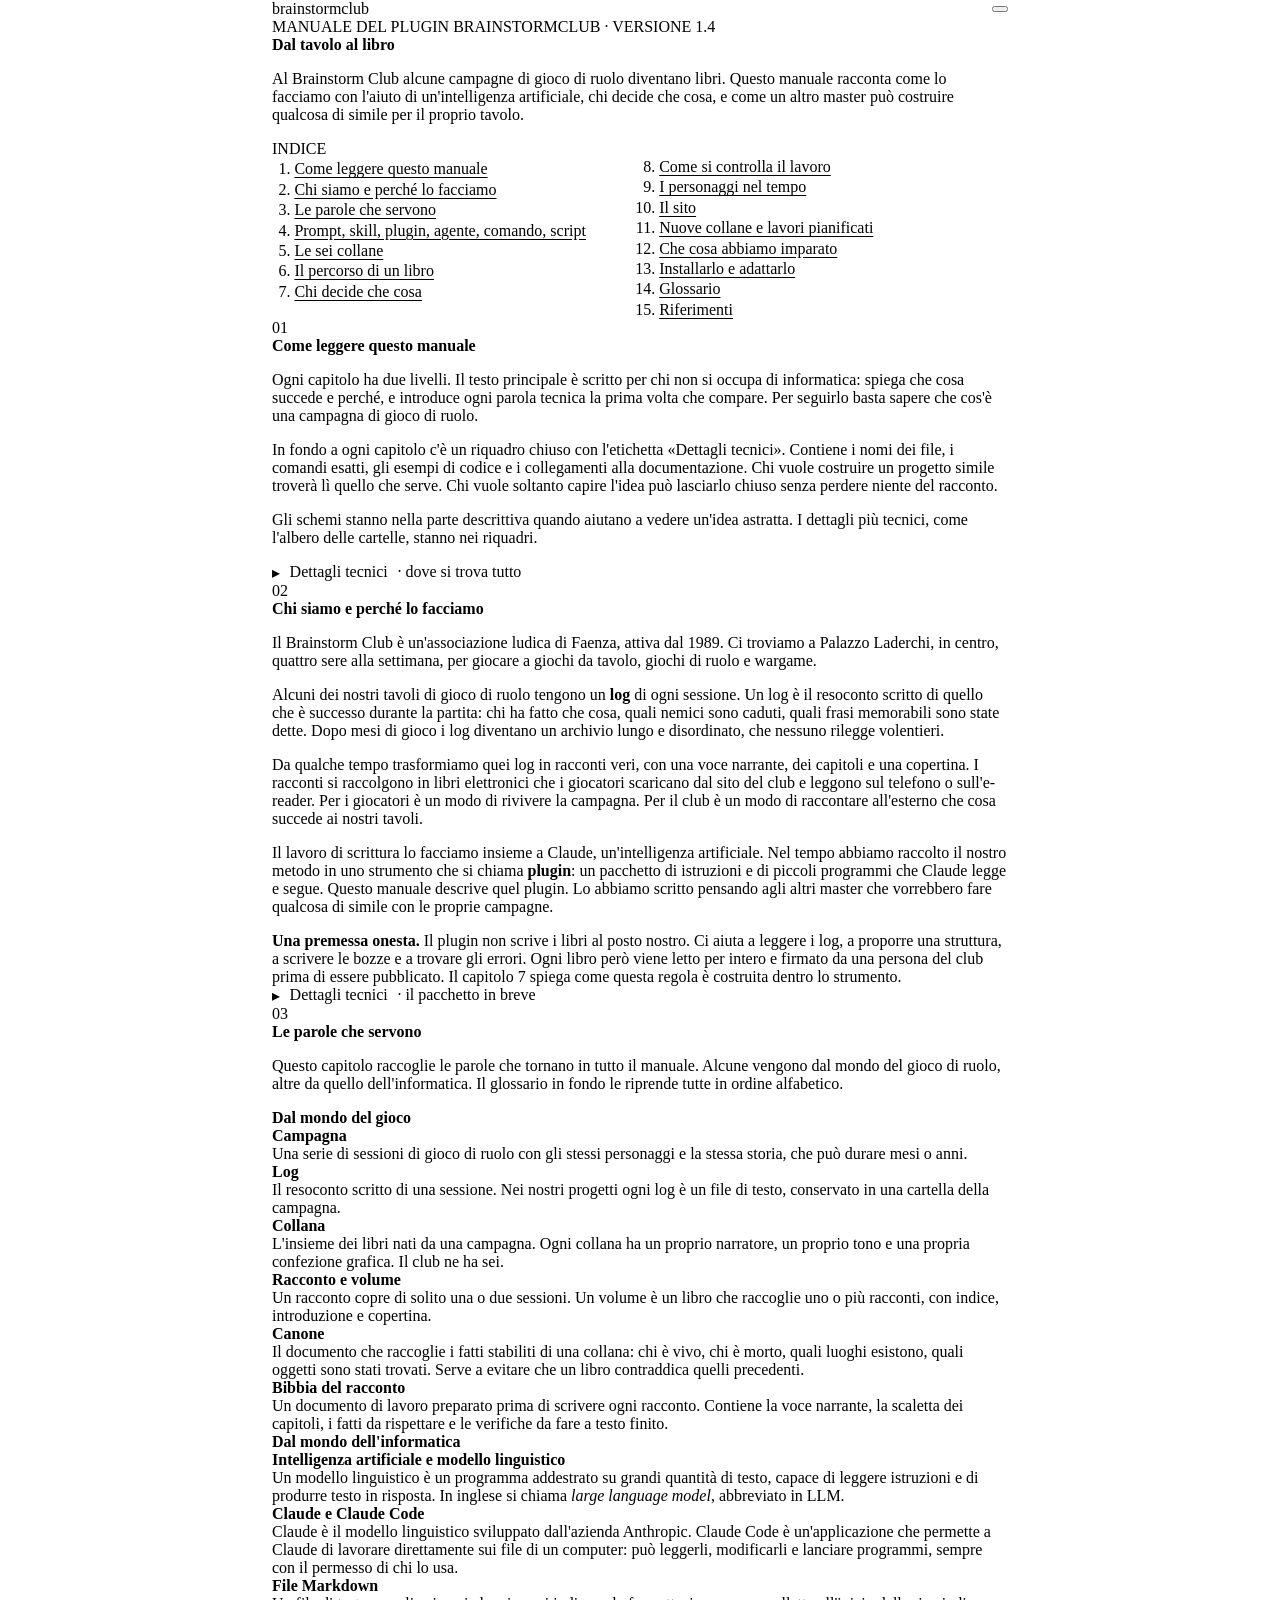
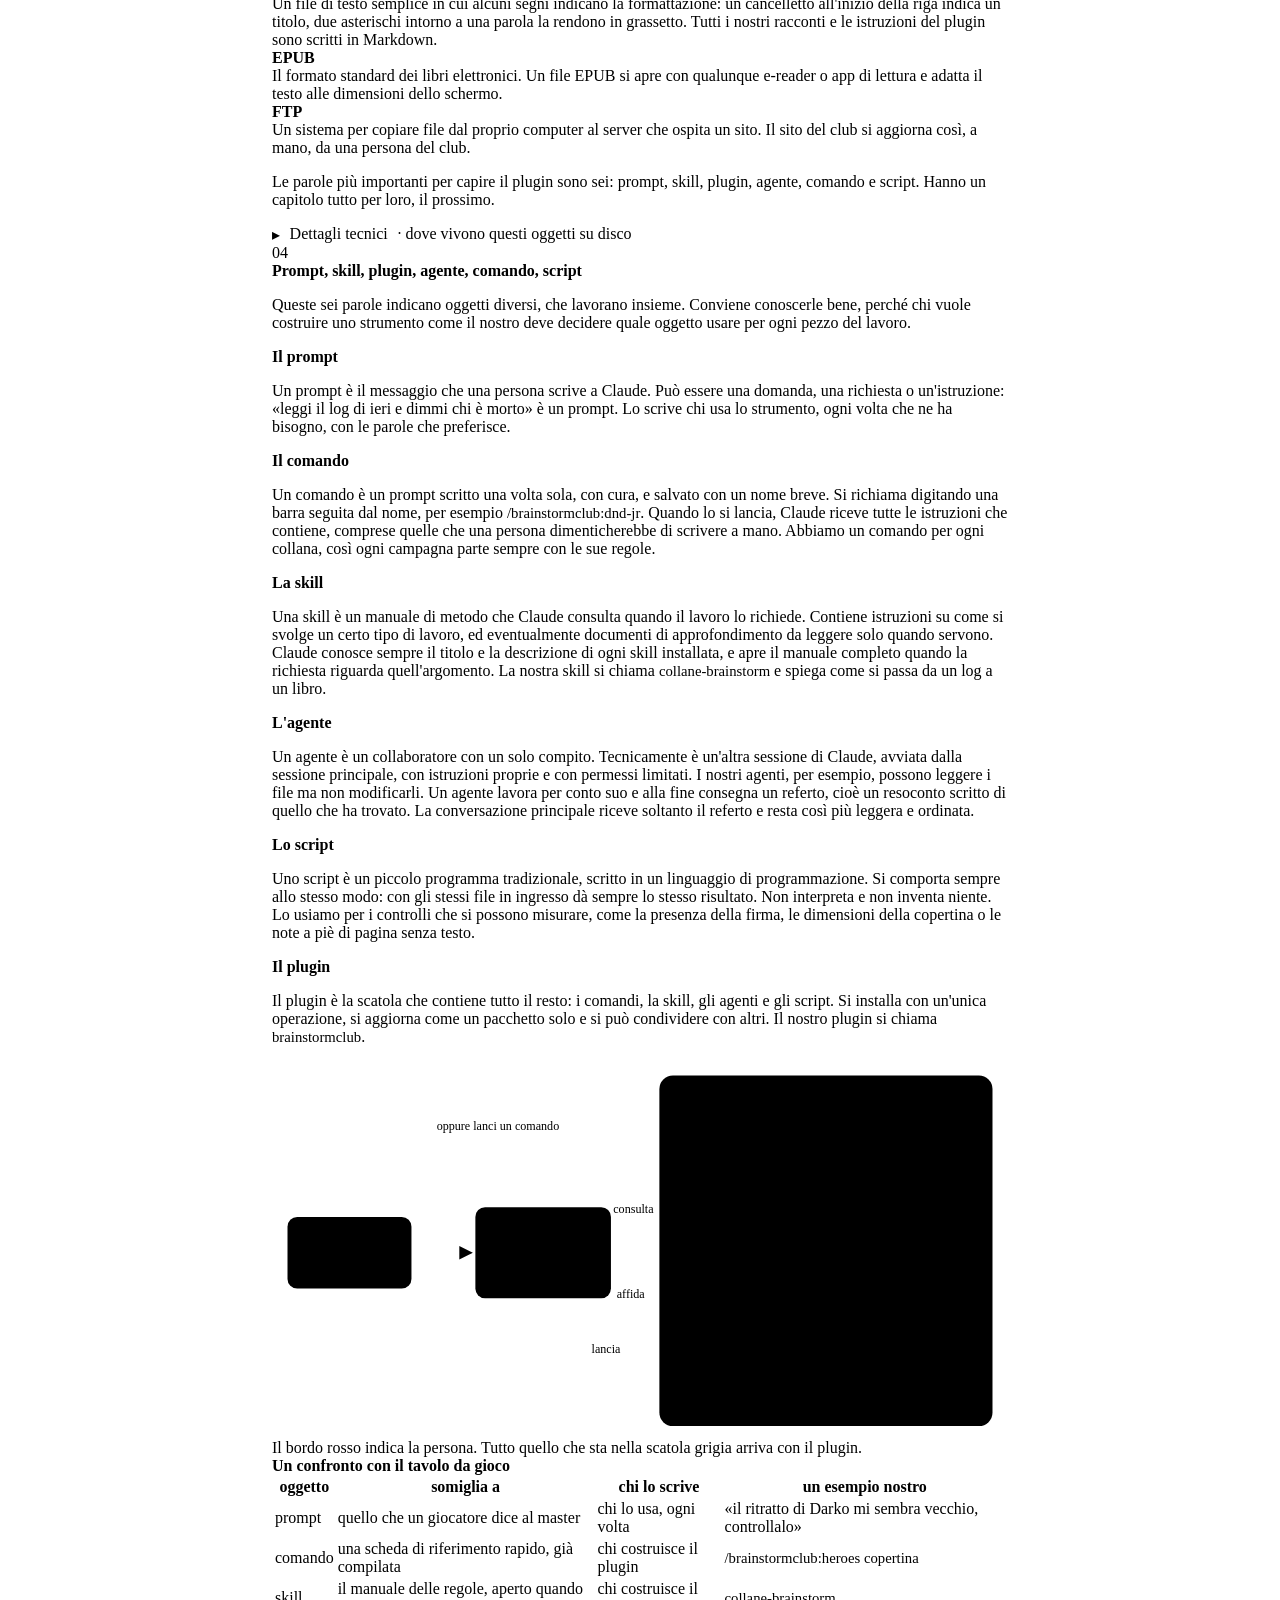
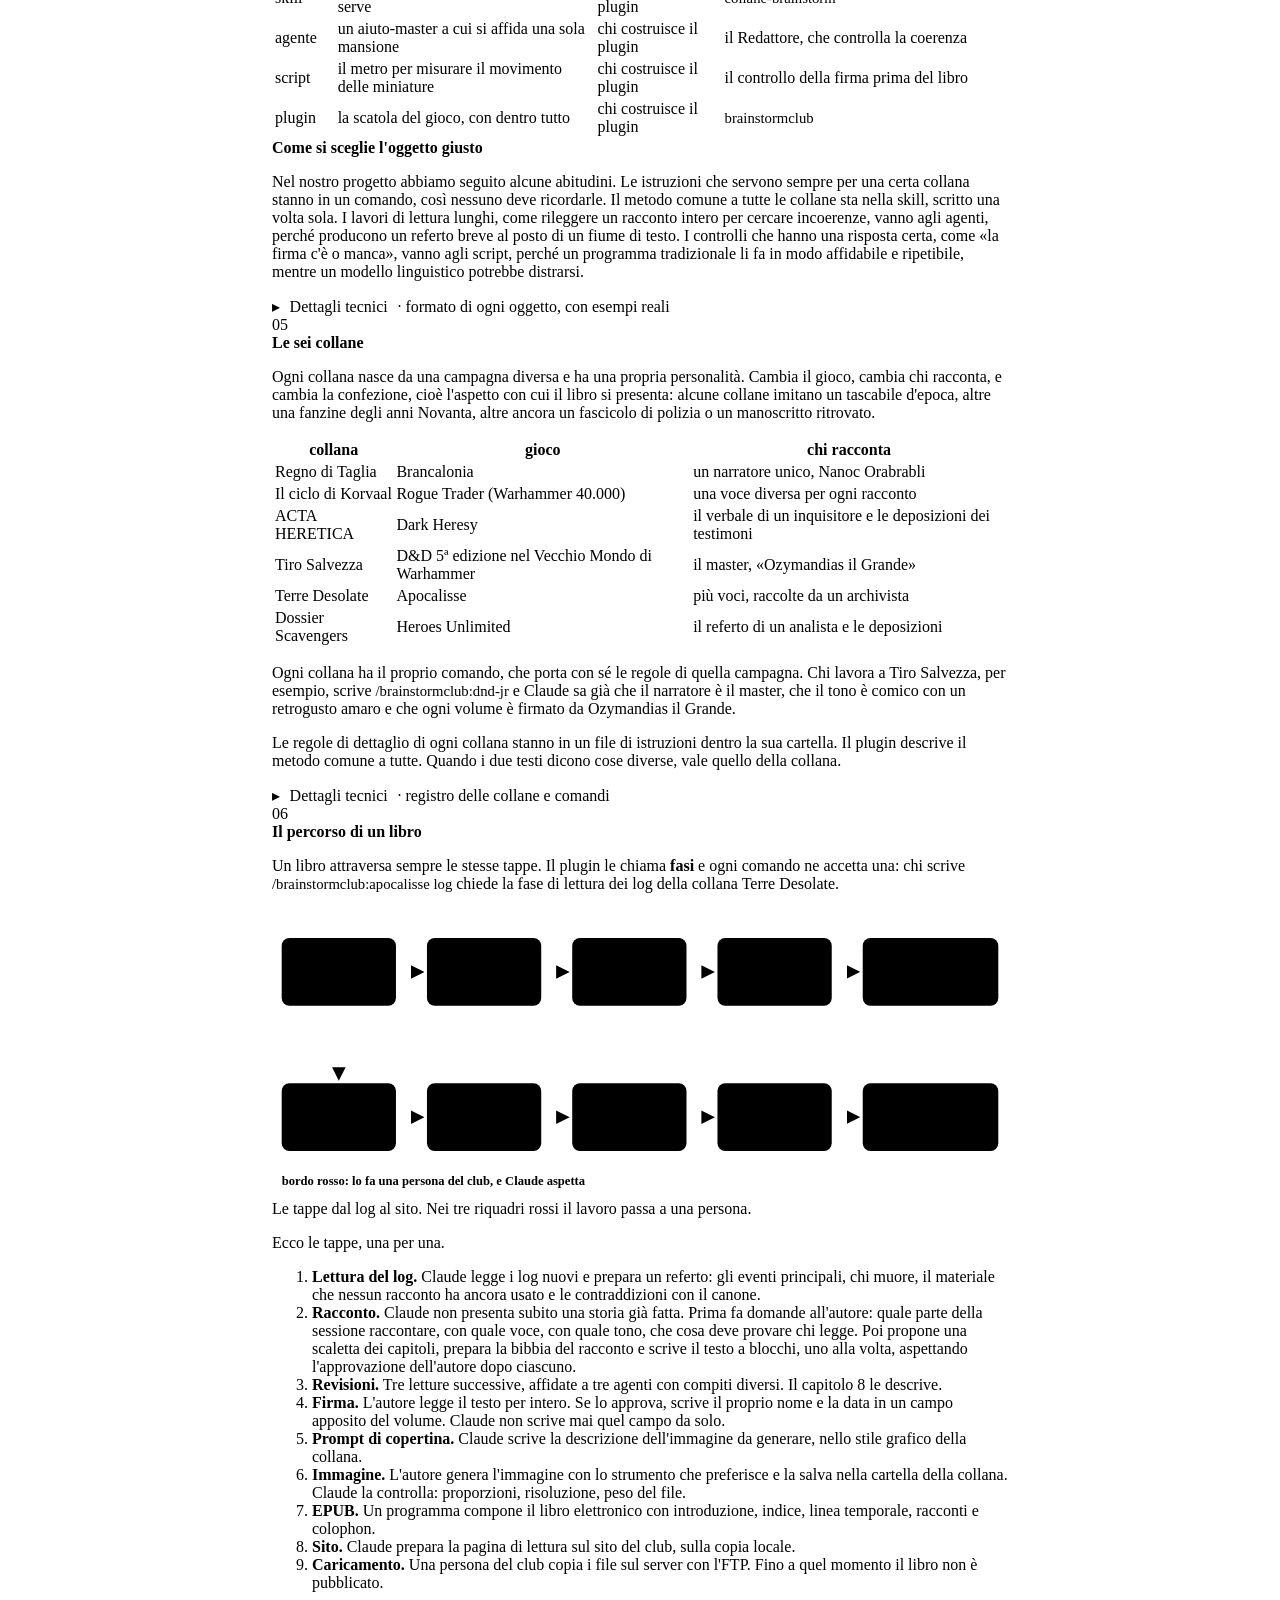
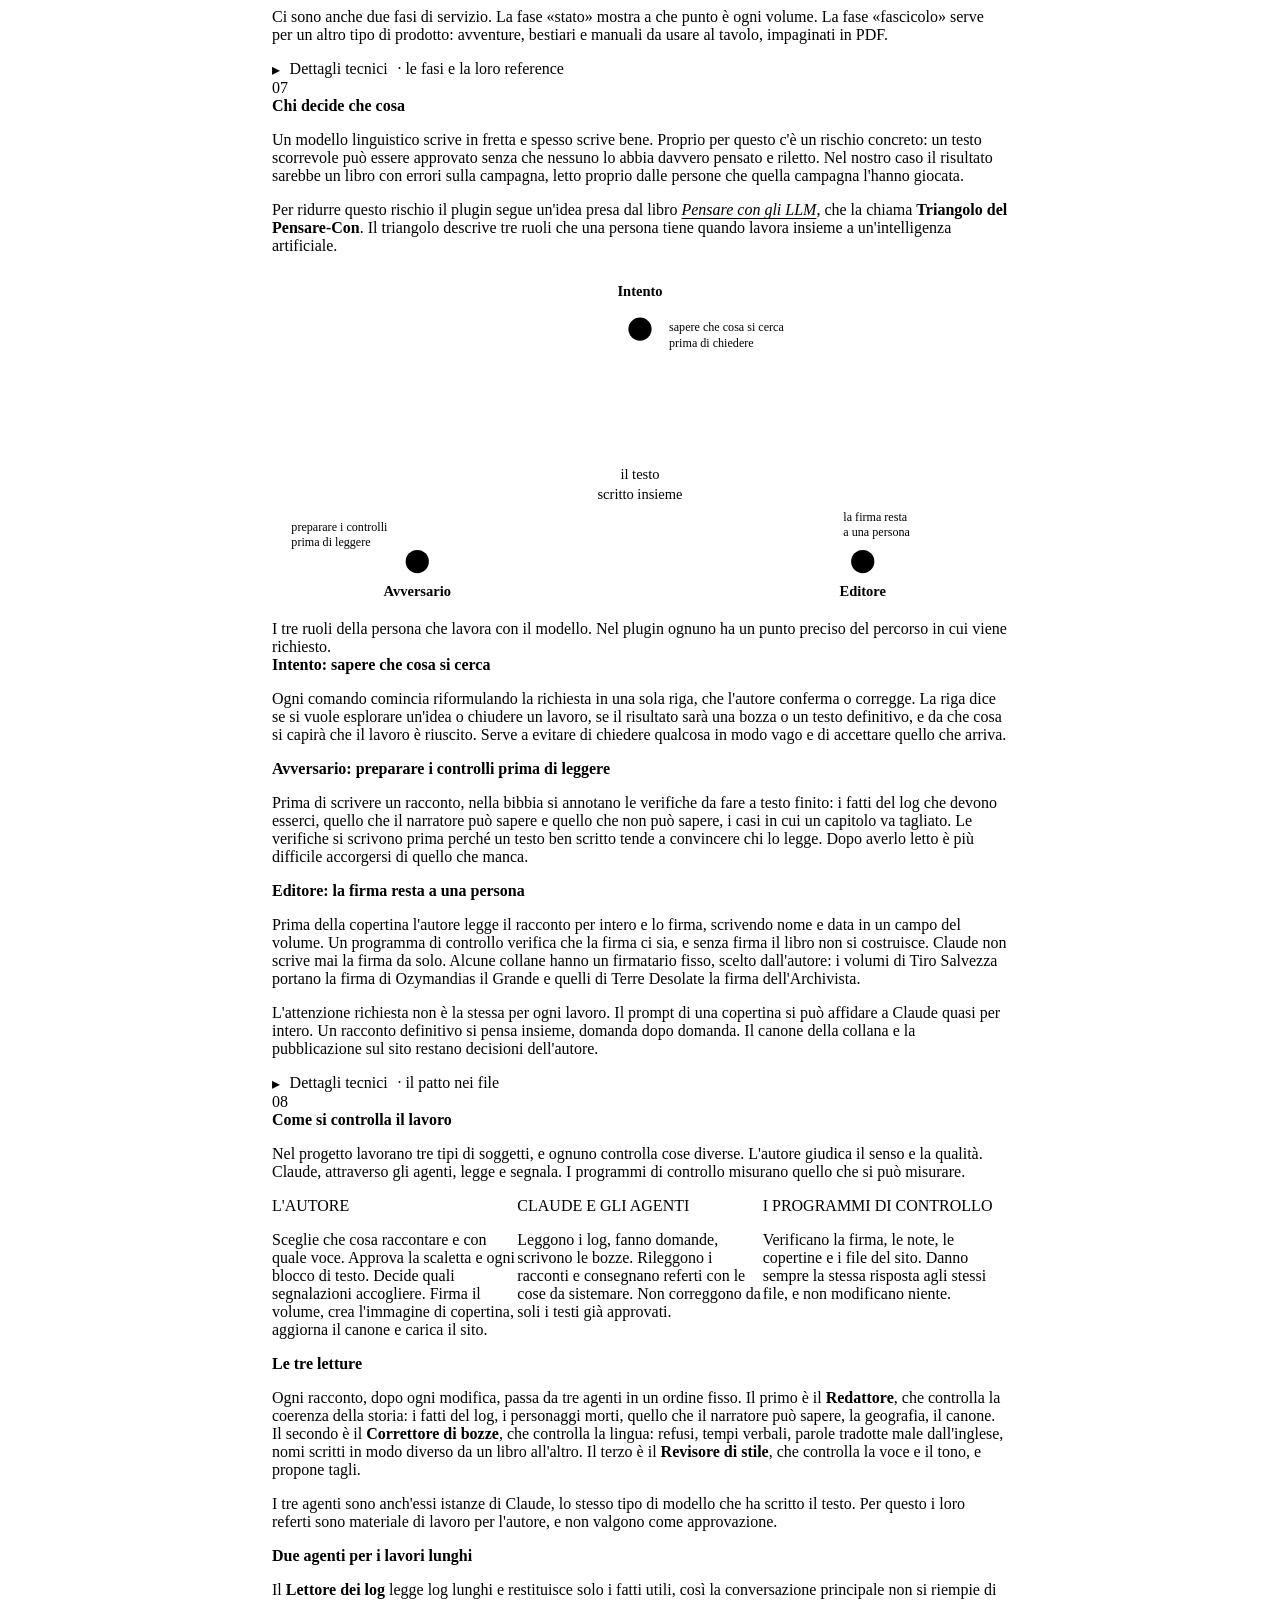
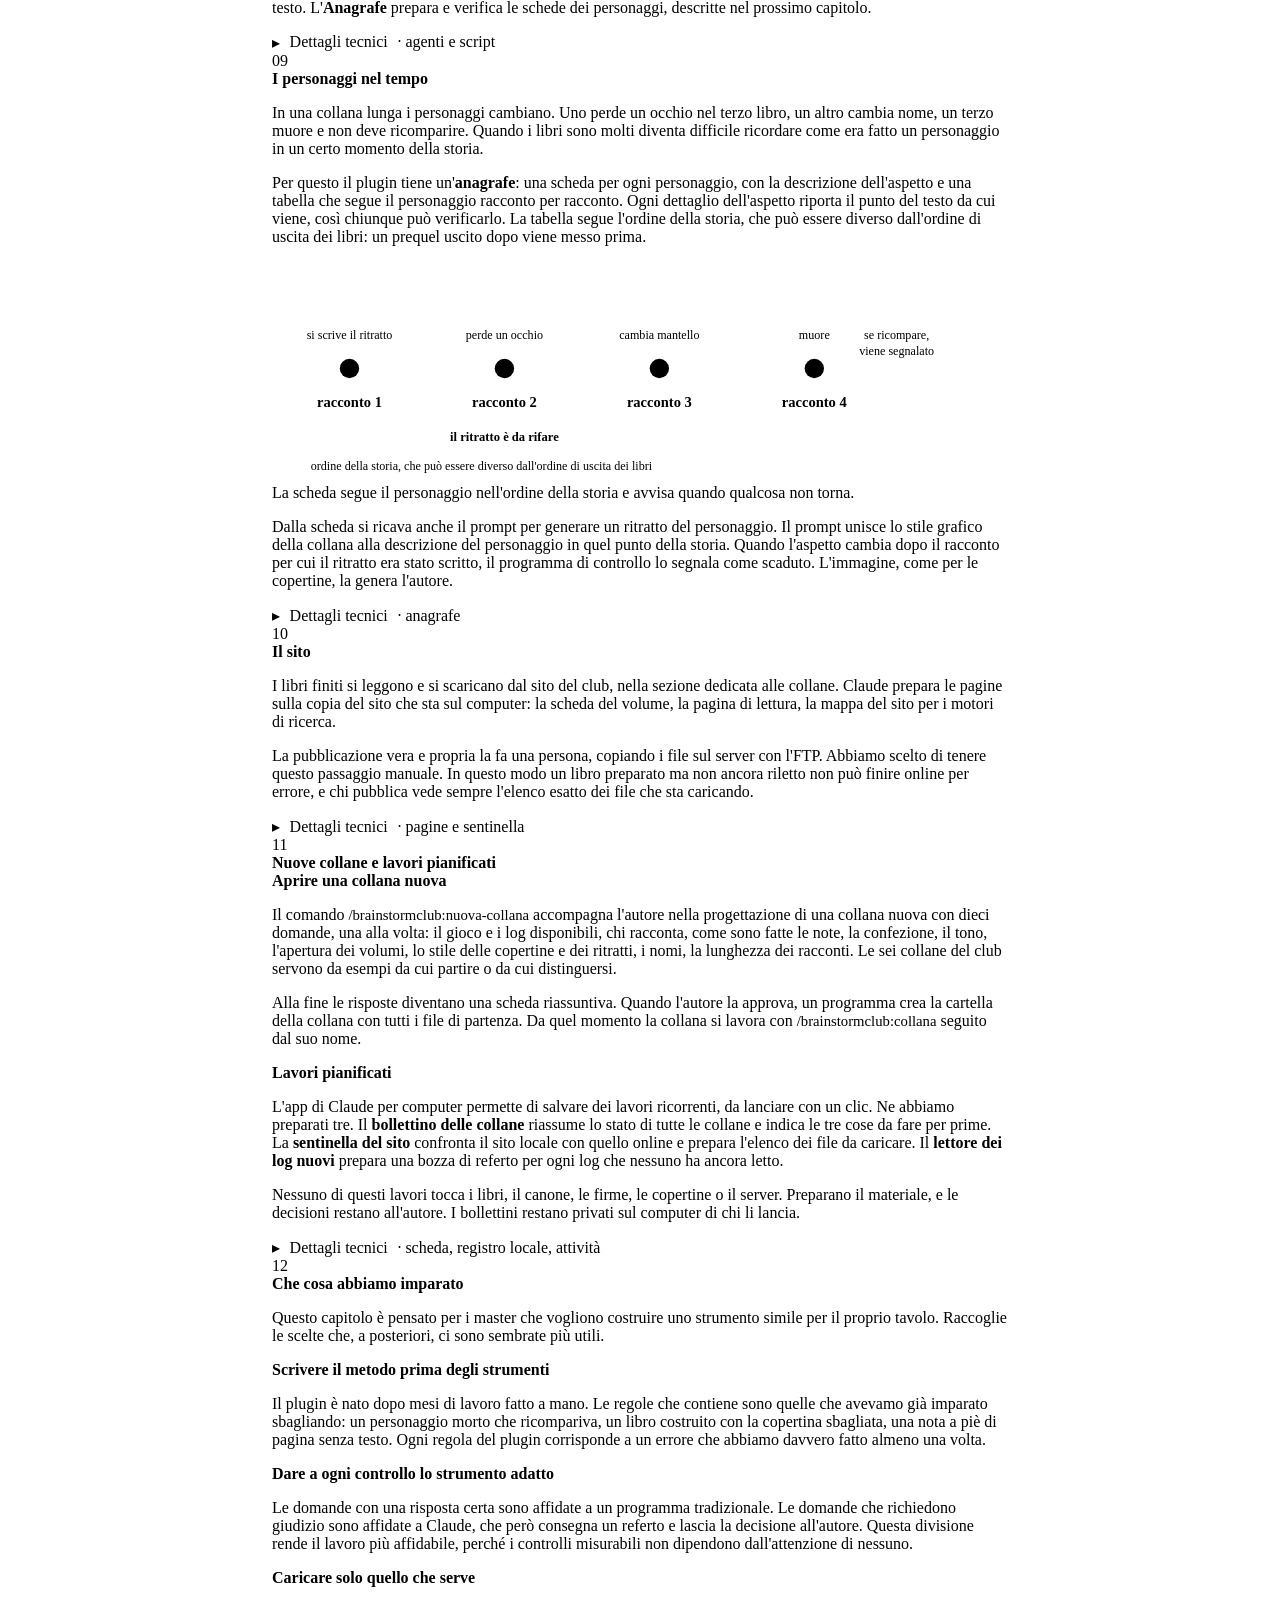
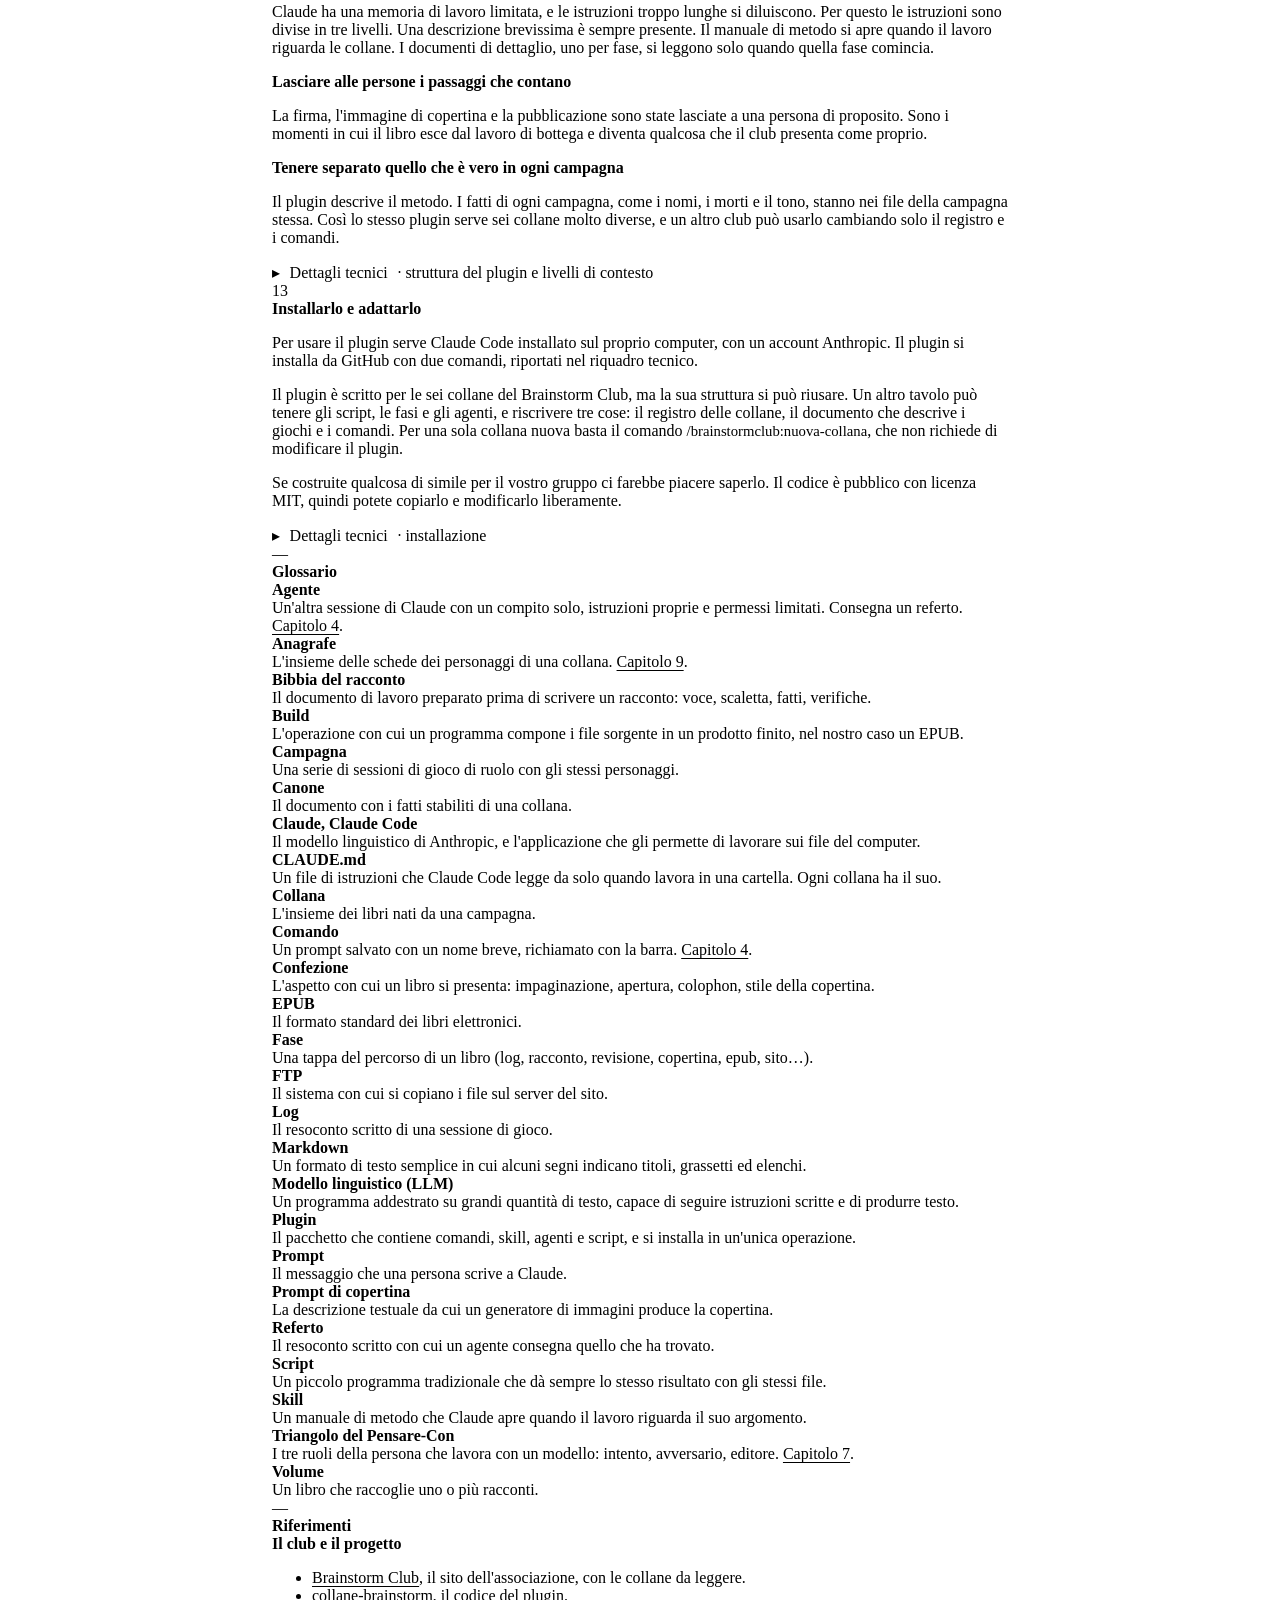
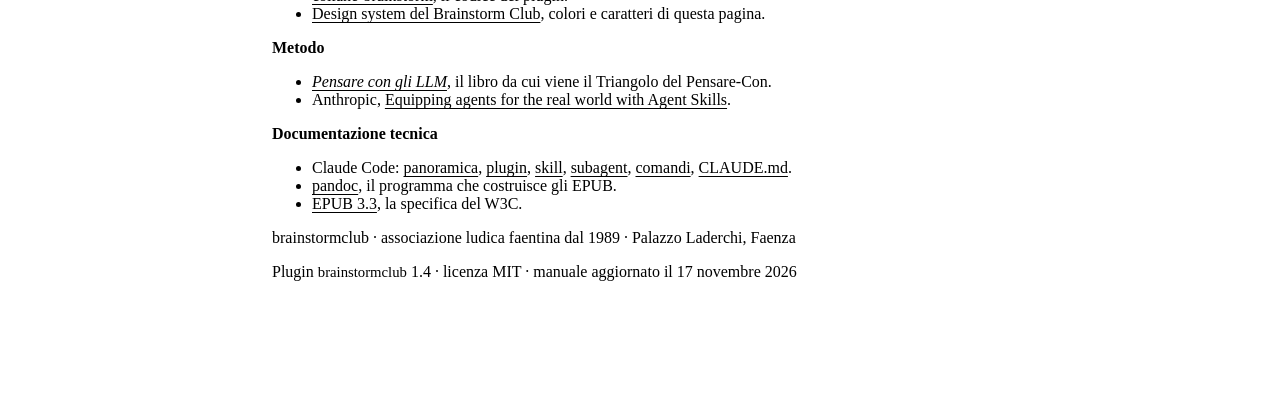
<file: docs/index.html>
<!doctype html>
<html lang="it" data-theme="dark">
<head>
<meta charset="utf-8">
<meta name="viewport" content="width=device-width, initial-scale=1">
<title>Dal tavolo al libro</title>
<meta name="description" content="Come il Brainstorm Club trasforma le sessioni di gioco di ruolo in libri con Claude Code: un manuale per master curiosi, con i dettagli tecnici a portata di clic.">
<script>try{var p=localStorage.getItem('bsc-theme-pref')||localStorage.getItem('bsc-theme')||'dark',e=p==='auto'?(matchMedia('(prefers-color-scheme: light)').matches?'light':'dark'):p,d=document.documentElement;d.setAttribute('data-theme',e);d.setAttribute('data-theme-pref',p)}catch(e){}</script>
<link rel="stylesheet" href="https://brainstorm-club.github.io/design-system/brainstorm.css">
<style>
  body{margin:0;background:var(--bsc-bg);color:var(--bsc-text);font-family:var(--bsc-font-body);line-height:var(--bsc-leading-body);-webkit-text-size-adjust:100%}
  .pagina{max-width:46rem;margin:0 auto;padding:0 16px 6rem}
  .barra{display:flex;justify-content:space-between;align-items:center;padding:var(--bsc-space-4) 0;border-bottom:1px solid var(--bsc-border);font-size:var(--bsc-text-lg)}
  .barra a{color:inherit;text-decoration:none}
  .testa{padding:var(--bsc-space-8) 0 var(--bsc-space-6)}
  .occhiello{font-family:var(--bsc-font-mono);font-size:var(--bsc-text-xs);letter-spacing:var(--bsc-tracking-label);text-transform:uppercase;color:var(--bsc-text-muted);margin:0 0 var(--bsc-space-3)}
  h1,h2,h3{font-family:var(--bsc-font-display);line-height:var(--bsc-leading-tight);text-wrap:balance}
  h1{font-size:clamp(2rem,6vw,var(--bsc-text-4xl));margin:0 0 var(--bsc-space-4)}
  h2{font-size:var(--bsc-text-2xl);margin:var(--bsc-space-8) 0 var(--bsc-space-4);padding-top:var(--bsc-space-5);border-top:1px solid var(--bsc-border)}
  h2 .n{font-family:var(--bsc-font-mono);font-size:var(--bsc-text-sm);color:var(--bsc-text-muted);display:block;margin-bottom:var(--bsc-space-2);font-weight:400}
  h3{font-size:var(--bsc-text-lg);margin:var(--bsc-space-6) 0 var(--bsc-space-2)}
  p,li{max-width:var(--bsc-measure)}
  a{color:var(--bsc-primary);text-underline-offset:3px}
  .indice{margin:var(--bsc-space-6) 0;padding:var(--bsc-space-4) var(--bsc-space-5)}
  .indice ol{margin:0;padding-left:1.4em;columns:2 16rem;column-gap:var(--bsc-space-6)}
  .indice li{margin:.15em 0;break-inside:avoid}
  .indice a{color:var(--bsc-text)}
  .riquadro{margin:var(--bsc-space-5) 0;padding:var(--bsc-space-4) var(--bsc-space-5)}
  .riquadro p:first-child{margin-top:0}.riquadro p:last-child{margin-bottom:0}
  figure{margin:var(--bsc-space-6) 0}
  figure svg{width:100%;height:auto;display:block}
  figcaption{font-size:var(--bsc-text-sm);color:var(--bsc-text-muted);margin-top:var(--bsc-space-2)}
  .tab-scorri{overflow-x:auto;margin:var(--bsc-space-5) 0}
  .tab-scorri table{width:100%;min-width:32rem}
  dl.parole{margin:var(--bsc-space-4) 0}
  dl.parole dt{font-family:var(--bsc-font-display);font-weight:700;margin-top:var(--bsc-space-4)}
  dl.parole dd{margin:var(--bsc-space-1) 0 0 0;max-width:var(--bsc-measure)}
  /* riquadro tecnico comprimibile */
  details.tecnico{margin:var(--bsc-space-6) 0 var(--bsc-space-4);border:1px solid var(--bsc-border);border-left:3px solid var(--bsc-text-muted);border-radius:var(--bsc-radius-sm);background:var(--bsc-surface)}
  details.tecnico>summary{cursor:pointer;list-style:none;padding:var(--bsc-space-3) var(--bsc-space-4);font-family:var(--bsc-font-mono);font-size:var(--bsc-text-sm);display:flex;gap:.6em;align-items:center;min-height:var(--bsc-tap-min)}
  details.tecnico>summary::-webkit-details-marker{display:none}
  details.tecnico>summary::before{content:"▸";transition:transform var(--bsc-dur-fast) var(--bsc-ease)}
  details.tecnico[open]>summary::before{transform:rotate(90deg)}
  details.tecnico>summary .t{color:var(--bsc-text-muted)}
  .md{padding:0 var(--bsc-space-4) var(--bsc-space-4);font-size:var(--bsc-text-sm)}
  .md h4{font-family:var(--bsc-font-mono);font-size:var(--bsc-text-sm);margin:var(--bsc-space-4) 0 var(--bsc-space-2)}
  .md h4::before{content:"## ";color:var(--bsc-text-muted)}
  .md p,.md li{max-width:none}
  .md ul{padding-left:1.2em}
  .md table{font-size:var(--bsc-text-xs)}
  code{font-family:var(--bsc-font-mono);font-size:.92em}
  pre{font-family:var(--bsc-font-mono);font-size:var(--bsc-text-xs);line-height:1.5;background:var(--bsc-surface-2);border:1px solid var(--bsc-border);border-radius:var(--bsc-radius-sm);padding:var(--bsc-space-3) var(--bsc-space-4);overflow-x:auto;margin:var(--bsc-space-3) 0}
  .md .fonti{border-top:1px dashed var(--bsc-border);margin-top:var(--bsc-space-4);padding-top:var(--bsc-space-2)}
  /* schemi: colori dai token, così seguono il tema */
  .sk{font-family:var(--bsc-font-body)}
  .sk .linea{stroke:var(--bsc-text);fill:none;stroke-width:2;stroke-linecap:round;stroke-linejoin:round}
  .sk .tenue{stroke:var(--bsc-text-muted);fill:none;stroke-width:1.5;stroke-dasharray:5 5}
  .sk .scatola{fill:var(--bsc-surface);stroke:var(--bsc-text);stroke-width:2}
  .sk .scatola2{fill:var(--bsc-surface-2);stroke:var(--bsc-text-muted);stroke-width:1.5}
  .sk .mano{fill:var(--bsc-surface);stroke:var(--bsc-rosso);stroke-width:2.5}
  .sk .t{fill:var(--bsc-text);font-size:15px}
  .sk .tb{fill:var(--bsc-text);font-size:15px;font-weight:700;font-family:var(--bsc-font-display)}
  .sk .tm{fill:var(--bsc-text-muted);font-size:12.5px}
  .sk .tr{fill:var(--bsc-rosso);font-size:13px;font-weight:700}
  .sk .punta{fill:var(--bsc-text)}
  .piede{margin-top:var(--bsc-space-9);padding-top:var(--bsc-space-5);border-top:1px solid var(--bsc-border);font-size:var(--bsc-text-sm);color:var(--bsc-text-muted)}
  @media (max-width:560px){h2{font-size:var(--bsc-text-xl)}.indice ol{columns:1}}
</style>
</head>
<body class="bsc-body">
<div class="pagina">

<div class="barra">
  <a href="https://www.brainstormclub.it/" class="bsc-wordmark"><span class="bsc-brandmark" aria-hidden="true"></span><span class="bsc-r">brainstorm</span>club</a>
  <button class="bsc-theme-toggle" data-bsc-theme-toggle aria-label="Cambia tema"></button>
</div>

<header class="testa">
  <p class="occhiello">Manuale del plugin brainstormclub · versione 1.4</p>
  <h1>Dal tavolo al libro</h1>
  <p class="bsc-lead">Al Brainstorm Club alcune campagne di gioco di ruolo diventano libri. Questo manuale racconta come lo facciamo con l'aiuto di un'intelligenza artificiale, chi decide che cosa, e come un altro master può costruire qualcosa di simile per il proprio tavolo.</p>
</header>

<nav class="indice bsc-card bsc-card--sketch" aria-label="Indice">
  <p class="occhiello">Indice</p>
  <ol>
    <li><a href="#leggere">Come leggere questo manuale</a></li>
    <li><a href="#club">Chi siamo e perché lo facciamo</a></li>
    <li><a href="#parole">Le parole che servono</a></li>
    <li><a href="#differenze">Prompt, skill, plugin, agente, comando, script</a></li>
    <li><a href="#collane">Le sei collane</a></li>
    <li><a href="#percorso">Il percorso di un libro</a></li>
    <li><a href="#decide">Chi decide che cosa</a></li>
    <li><a href="#controlli">Come si controlla il lavoro</a></li>
    <li><a href="#personaggi">I personaggi nel tempo</a></li>
    <li><a href="#sito">Il sito</a></li>
    <li><a href="#nuove">Nuove collane e lavori pianificati</a></li>
    <li><a href="#insegna">Che cosa abbiamo imparato</a></li>
    <li><a href="#installare">Installarlo e adattarlo</a></li>
    <li><a href="#glossario">Glossario</a></li>
    <li><a href="#riferimenti">Riferimenti</a></li>
  </ol>
</nav>

<!-- ============================================================ 1 -->
<section id="leggere">
<h2><span class="n">01</span>Come leggere questo manuale</h2>
<p>Ogni capitolo ha due livelli. Il testo principale è scritto per chi non si occupa di informatica: spiega che cosa succede e perché, e introduce ogni parola tecnica la prima volta che compare. Per seguirlo basta sapere che cos'è una campagna di gioco di ruolo.</p>
<p>In fondo a ogni capitolo c'è un riquadro chiuso con l'etichetta «Dettagli tecnici». Contiene i nomi dei file, i comandi esatti, gli esempi di codice e i collegamenti alla documentazione. Chi vuole costruire un progetto simile troverà lì quello che serve. Chi vuole soltanto capire l'idea può lasciarlo chiuso senza perdere niente del racconto.</p>
<p>Gli schemi stanno nella parte descrittiva quando aiutano a vedere un'idea astratta. I dettagli più tecnici, come l'albero delle cartelle, stanno nei riquadri.</p>

<details class="tecnico"><summary>Dettagli tecnici <span class="t">· dove si trova tutto</span></summary><div class="md">
<h4>Il progetto</h4>
<ul>
<li>Codice sorgente pubblico: <a href="https://github.com/Brainstorm-Club/collane-brainstorm">github.com/Brainstorm-Club/collane-brainstorm</a> (licenza MIT).</li>
<li>Questo manuale è il file <code>docs/index.html</code> del repository. È una pagina statica: si apre in qualunque browser e non richiede installazioni.</li>
<li>Il riassunto per sviluppatori sta in <code>README.md</code>.</li>
<li>La grafica usa il <a href="https://brainstorm-club.github.io/design-system/">design system del club</a>, caricato da <code>brainstorm-club.github.io/design-system/brainstorm.css</code>. Il pulsante in alto a destra alterna il tema scuro, quello chiaro e quello automatico.</li>
</ul>
</div></details>
</section>

<!-- ============================================================ 2 -->
<section id="club">
<h2><span class="n">02</span>Chi siamo e perché lo facciamo</h2>
<p>Il Brainstorm Club è un'associazione ludica di Faenza, attiva dal 1989. Ci troviamo a Palazzo Laderchi, in centro, quattro sere alla settimana, per giocare a giochi da tavolo, giochi di ruolo e wargame.</p>
<p>Alcuni dei nostri tavoli di gioco di ruolo tengono un <strong>log</strong> di ogni sessione. Un log è il resoconto scritto di quello che è successo durante la partita: chi ha fatto che cosa, quali nemici sono caduti, quali frasi memorabili sono state dette. Dopo mesi di gioco i log diventano un archivio lungo e disordinato, che nessuno rilegge volentieri.</p>
<p>Da qualche tempo trasformiamo quei log in racconti veri, con una voce narrante, dei capitoli e una copertina. I racconti si raccolgono in libri elettronici che i giocatori scaricano dal sito del club e leggono sul telefono o sull'e-reader. Per i giocatori è un modo di rivivere la campagna. Per il club è un modo di raccontare all'esterno che cosa succede ai nostri tavoli.</p>
<p>Il lavoro di scrittura lo facciamo insieme a Claude, un'intelligenza artificiale. Nel tempo abbiamo raccolto il nostro metodo in uno strumento che si chiama <strong>plugin</strong>: un pacchetto di istruzioni e di piccoli programmi che Claude legge e segue. Questo manuale descrive quel plugin. Lo abbiamo scritto pensando agli altri master che vorrebbero fare qualcosa di simile con le proprie campagne.</p>

<div class="riquadro bsc-card bsc-card--filo">
<p><strong>Una premessa onesta.</strong> Il plugin non scrive i libri al posto nostro. Ci aiuta a leggere i log, a proporre una struttura, a scrivere le bozze e a trovare gli errori. Ogni libro però viene letto per intero e firmato da una persona del club prima di essere pubblicato. Il capitolo 7 spiega come questa regola è costruita dentro lo strumento.</p>
</div>

<details class="tecnico"><summary>Dettagli tecnici <span class="t">· il pacchetto in breve</span></summary><div class="md">
<h4>Identità del plugin</h4>
<p>Il file <code>.claude-plugin/plugin.json</code> dichiara nome, versione e autore:</p>
<pre>{
  "name": "brainstormclub",
  "version": "1.4.0",
  "author": { "name": "Brainstorm Club" },
  "license": "MIT",
  "repository": "https://github.com/Brainstorm-Club/collane-brainstorm"
}</pre>
<p>Il nome del plugin diventa il prefisso di tutti i comandi: <code>/brainstormclub:korvaal</code>, <code>/brainstormclub:personaggi</code> e così via.</p>
<h4>Che cosa presuppone</h4>
<ul>
<li>Una cartella radice <code>brainstorm/</code> che contiene una cartella per campagna, più <code>sito/</code> e <code>impaginatore/</code>.</li>
<li><code>pandoc</code> 3.1 o successivo per costruire gli EPUB, <code>python3</code> per gli script di controllo, <code>node</code> e Microsoft Edge solo per i fascicoli in PDF.</li>
</ul>
<p class="fonti">Sito del club: <a href="https://www.brainstormclub.it/">brainstormclub.it</a></p>
</div></details>
</section>

<!-- ============================================================ 3 -->
<section id="parole">
<h2><span class="n">03</span>Le parole che servono</h2>
<p>Questo capitolo raccoglie le parole che tornano in tutto il manuale. Alcune vengono dal mondo del gioco di ruolo, altre da quello dell'informatica. Il glossario in fondo le riprende tutte in ordine alfabetico.</p>

<h3>Dal mondo del gioco</h3>
<dl class="parole">
<dt>Campagna</dt>
<dd>Una serie di sessioni di gioco di ruolo con gli stessi personaggi e la stessa storia, che può durare mesi o anni.</dd>
<dt>Log</dt>
<dd>Il resoconto scritto di una sessione. Nei nostri progetti ogni log è un file di testo, conservato in una cartella della campagna.</dd>
<dt>Collana</dt>
<dd>L'insieme dei libri nati da una campagna. Ogni collana ha un proprio narratore, un proprio tono e una propria confezione grafica. Il club ne ha sei.</dd>
<dt>Racconto e volume</dt>
<dd>Un racconto copre di solito una o due sessioni. Un volume è un libro che raccoglie uno o più racconti, con indice, introduzione e copertina.</dd>
<dt>Canone</dt>
<dd>Il documento che raccoglie i fatti stabiliti di una collana: chi è vivo, chi è morto, quali luoghi esistono, quali oggetti sono stati trovati. Serve a evitare che un libro contraddica quelli precedenti.</dd>
<dt>Bibbia del racconto</dt>
<dd>Un documento di lavoro preparato prima di scrivere ogni racconto. Contiene la voce narrante, la scaletta dei capitoli, i fatti da rispettare e le verifiche da fare a testo finito.</dd>
</dl>

<h3>Dal mondo dell'informatica</h3>
<dl class="parole">
<dt>Intelligenza artificiale e modello linguistico</dt>
<dd>Un modello linguistico è un programma addestrato su grandi quantità di testo, capace di leggere istruzioni e di produrre testo in risposta. In inglese si chiama <em>large language model</em>, abbreviato in LLM.</dd>
<dt>Claude e Claude Code</dt>
<dd>Claude è il modello linguistico sviluppato dall'azienda Anthropic. Claude Code è un'applicazione che permette a Claude di lavorare direttamente sui file di un computer: può leggerli, modificarli e lanciare programmi, sempre con il permesso di chi lo usa.</dd>
<dt>File Markdown</dt>
<dd>Un file di testo semplice in cui alcuni segni indicano la formattazione: un cancelletto all'inizio della riga indica un titolo, due asterischi intorno a una parola la rendono in grassetto. Tutti i nostri racconti e le istruzioni del plugin sono scritti in Markdown.</dd>
<dt>EPUB</dt>
<dd>Il formato standard dei libri elettronici. Un file EPUB si apre con qualunque e-reader o app di lettura e adatta il testo alle dimensioni dello schermo.</dd>
<dt>FTP</dt>
<dd>Un sistema per copiare file dal proprio computer al server che ospita un sito. Il sito del club si aggiorna così, a mano, da una persona del club.</dd>
</dl>
<p>Le parole più importanti per capire il plugin sono sei: prompt, skill, plugin, agente, comando e script. Hanno un capitolo tutto per loro, il prossimo.</p>

<details class="tecnico"><summary>Dettagli tecnici <span class="t">· dove vivono questi oggetti su disco</span></summary><div class="md">
<h4>La cartella di una collana</h4>
<pre>apocalisse/
├── CLAUDE.md          istruzioni di progetto (voce, tono, regole, stato)
├── assets/
│   ├── canone_serie.md            il canone
│   ├── PROMPT_nuovi_racconti.md   brief di scrittura
│   └── personaggi/                l'anagrafe (capitolo 9)
├── log/               a-973.txt, a-974.txt, …
├── racconti/          la_corona_di_spine.md + .bibbia.md
├── volumi/&lt;vol&gt;/      meta.yaml · front.md · timeline.md · manifest.txt
├── copertine/         &lt;vol&gt;.jpg + prompt-copertina-&lt;vol&gt;.md
├── epub/              &lt;vol&gt;.epub (prodotto dal build)
└── build_epub.sh</pre>
<p>Un racconto vive una sola volta in <code>racconti/</code>. I volumi lo richiamano dal <code>manifest.txt</code>, una riga per racconto con il prefisso delle note.</p>
<p class="fonti">Approfondimenti: <a href="https://code.claude.com/docs/en/overview">Claude Code, panoramica</a> · <a href="https://it.wikipedia.org/wiki/EPUB">EPUB su Wikipedia</a> · <a href="https://it.wikipedia.org/wiki/File_Transfer_Protocol">FTP su Wikipedia</a></p>
</div></details>
</section>

<!-- ============================================================ 4 -->
<section id="differenze">
<h2><span class="n">04</span>Prompt, skill, plugin, agente, comando, script</h2>
<p>Queste sei parole indicano oggetti diversi, che lavorano insieme. Conviene conoscerle bene, perché chi vuole costruire uno strumento come il nostro deve decidere quale oggetto usare per ogni pezzo del lavoro.</p>

<h3>Il prompt</h3>
<p>Un prompt è il messaggio che una persona scrive a Claude. Può essere una domanda, una richiesta o un'istruzione: «leggi il log di ieri e dimmi chi è morto» è un prompt. Lo scrive chi usa lo strumento, ogni volta che ne ha bisogno, con le parole che preferisce.</p>

<h3>Il comando</h3>
<p>Un comando è un prompt scritto una volta sola, con cura, e salvato con un nome breve. Si richiama digitando una barra seguita dal nome, per esempio <code>/brainstormclub:dnd-jr</code>. Quando lo si lancia, Claude riceve tutte le istruzioni che contiene, comprese quelle che una persona dimenticherebbe di scrivere a mano. Abbiamo un comando per ogni collana, così ogni campagna parte sempre con le sue regole.</p>

<h3>La skill</h3>
<p>Una skill è un manuale di metodo che Claude consulta quando il lavoro lo richiede. Contiene istruzioni su come si svolge un certo tipo di lavoro, ed eventualmente documenti di approfondimento da leggere solo quando servono. Claude conosce sempre il titolo e la descrizione di ogni skill installata, e apre il manuale completo quando la richiesta riguarda quell'argomento. La nostra skill si chiama <code>collane-brainstorm</code> e spiega come si passa da un log a un libro.</p>

<h3>L'agente</h3>
<p>Un agente è un collaboratore con un solo compito. Tecnicamente è un'altra sessione di Claude, avviata dalla sessione principale, con istruzioni proprie e con permessi limitati. I nostri agenti, per esempio, possono leggere i file ma non modificarli. Un agente lavora per conto suo e alla fine consegna un referto, cioè un resoconto scritto di quello che ha trovato. La conversazione principale riceve soltanto il referto e resta così più leggera e ordinata.</p>

<h3>Lo script</h3>
<p>Uno script è un piccolo programma tradizionale, scritto in un linguaggio di programmazione. Si comporta sempre allo stesso modo: con gli stessi file in ingresso dà sempre lo stesso risultato. Non interpreta e non inventa niente. Lo usiamo per i controlli che si possono misurare, come la presenza della firma, le dimensioni della copertina o le note a piè di pagina senza testo.</p>

<h3>Il plugin</h3>
<p>Il plugin è la scatola che contiene tutto il resto: i comandi, la skill, gli agenti e gli script. Si installa con un'unica operazione, si aggiorna come un pacchetto solo e si può condividere con altri. Il nostro plugin si chiama <code>brainstormclub</code>.</p>

<figure>
<svg class="sk" viewBox="0 0 760 390" role="img" aria-labelledby="sk1t sk1d">
  <title id="sk1t">Come si collegano prompt, comandi, skill, agenti e script</title>
  <desc id="sk1d">Una persona scrive un prompt oppure lancia un comando. Claude riceve la richiesta, consulta la skill, affida compiti agli agenti e lancia gli script. Comandi, skill, agenti e script stanno tutti dentro la scatola del plugin.</desc>
  <defs><marker id="fr1" viewBox="0 0 10 10" refX="9" refY="5" markerWidth="7" markerHeight="7" orient="auto"><path d="M0,0 L10,5 L0,10 z" class="punta"/></marker></defs>
  <rect class="mano" x="16" y="160" width="128" height="74" rx="10"/>
  <text class="tb" x="80" y="192" text-anchor="middle">Tu</text>
  <text class="tm" x="80" y="214" text-anchor="middle">scrivi un prompt</text>
  <path class="linea" d="M144 197 H206" marker-end="url(#fr1)"/>
  <rect class="scatola" x="210" y="150" width="140" height="94" rx="10"/>
  <text class="tb" x="280" y="186" text-anchor="middle">Claude</text>
  <text class="tm" x="280" y="207" text-anchor="middle">legge, ragiona,</text>
  <text class="tm" x="280" y="223" text-anchor="middle">sceglie i passi</text>
  <rect class="scatola2" x="400" y="14" width="344" height="362" rx="14"/>
  <text class="tm" x="420" y="38">la scatola del plugin «brainstormclub»</text>
  <rect class="scatola" x="420" y="52" width="304" height="66" rx="8"/>
  <text class="tb" x="436" y="78">Comandi</text>
  <text class="tm" x="436" y="100">prompt già scritti, con un nome breve</text>
  <rect class="scatola" x="420" y="130" width="304" height="66" rx="8"/>
  <text class="tb" x="436" y="156">Skill</text>
  <text class="tm" x="436" y="178">il manuale di metodo da consultare</text>
  <rect class="scatola" x="420" y="208" width="304" height="66" rx="8"/>
  <text class="tb" x="436" y="234">Agenti</text>
  <text class="tm" x="436" y="256">collaboratori con un compito solo</text>
  <rect class="scatola" x="420" y="286" width="304" height="66" rx="8"/>
  <text class="tb" x="436" y="312">Script</text>
  <text class="tm" x="436" y="334">programmi che misurano, sempre uguali</text>
  <path class="tenue" d="M80 160 C80 90 300 85 416 85" marker-end="url(#fr1)"/>
  <text class="tm" x="170" y="70">oppure lanci un comando</text>
  <path class="linea" d="M350 185 L416 163" marker-end="url(#fr1)"/>
  <path class="linea" d="M350 205 L416 241" marker-end="url(#fr1)"/>
  <path class="linea" d="M340 244 L416 319" marker-end="url(#fr1)"/>
  <text class="tm" x="394" y="156" text-anchor="end">consulta</text>
  <text class="tm" x="356" y="244">affida</text>
  <text class="tm" x="330" y="300">lancia</text>
</svg>
<figcaption>Il bordo rosso indica la persona. Tutto quello che sta nella scatola grigia arriva con il plugin.</figcaption>
</figure>

<h3>Un confronto con il tavolo da gioco</h3>
<div class="tab-scorri"><table class="bsc-table">
<thead><tr><th>oggetto</th><th>somiglia a</th><th>chi lo scrive</th><th>un esempio nostro</th></tr></thead>
<tbody>
<tr><td>prompt</td><td>quello che un giocatore dice al master</td><td>chi lo usa, ogni volta</td><td>«il ritratto di Darko mi sembra vecchio, controllalo»</td></tr>
<tr><td>comando</td><td>una scheda di riferimento rapido, già compilata</td><td>chi costruisce il plugin</td><td><code>/brainstormclub:heroes copertina</code></td></tr>
<tr><td>skill</td><td>il manuale delle regole, aperto quando serve</td><td>chi costruisce il plugin</td><td><code>collane-brainstorm</code></td></tr>
<tr><td>agente</td><td>un aiuto-master a cui si affida una sola mansione</td><td>chi costruisce il plugin</td><td>il Redattore, che controlla la coerenza</td></tr>
<tr><td>script</td><td>il metro per misurare il movimento delle miniature</td><td>chi costruisce il plugin</td><td>il controllo della firma prima del libro</td></tr>
<tr><td>plugin</td><td>la scatola del gioco, con dentro tutto</td><td>chi costruisce il plugin</td><td><code>brainstormclub</code></td></tr>
</tbody></table></div>

<h3>Come si sceglie l'oggetto giusto</h3>
<p>Nel nostro progetto abbiamo seguito alcune abitudini. Le istruzioni che servono sempre per una certa collana stanno in un comando, così nessuno deve ricordarle. Il metodo comune a tutte le collane sta nella skill, scritto una volta sola. I lavori di lettura lunghi, come rileggere un racconto intero per cercare incoerenze, vanno agli agenti, perché producono un referto breve al posto di un fiume di testo. I controlli che hanno una risposta certa, come «la firma c'è o manca», vanno agli script, perché un programma tradizionale li fa in modo affidabile e ripetibile, mentre un modello linguistico potrebbe distrarsi.</p>

<details class="tecnico"><summary>Dettagli tecnici <span class="t">· formato di ogni oggetto, con esempi reali</span></summary><div class="md">
<h4>Comando · <code>commands/&lt;nome&gt;.md</code></h4>
<p>Un file Markdown con un'intestazione YAML. <code>$ARGUMENTS</code> viene sostituito con il testo scritto dopo il comando.</p>
<pre>---
description: Il ciclo di Korvaal — Rogue Trader (Warhammer 40.000). Pipeline della collana…
argument-hint: "[log|racconto|revisione|personaggi|copertina|epub|sito|stato|fascicolo] [volume]"
---
# Il ciclo di Korvaal
Cartella: `roguetrader/ciclo-korvaal/` …
**Richiesta:** $ARGUMENTS</pre>
<h4>Skill · <code>skills/collane-brainstorm/SKILL.md</code></h4>
<p>Il campo <code>description</code> è sempre visibile a Claude e decide quando la skill viene aperta. Il corpo si carica solo quando serve. I file in <code>references/</code> si leggono solo quando la fase lo richiede (una reference per fase: <code>fase-log.md</code>, <code>fase-racconto.md</code>, <code>fase-copertina.md</code>, <code>fase-epub.md</code>, <code>fase-sito.md</code>…).</p>
<pre>---
name: collane-brainstorm
description: Pipeline delle collane narrative del Brainstorm Club — dai log di gioco
  al racconto, ai tre revisori, al prompt di copertina, all'EPUB… Trigger: leggere
  un log, proporre un racconto, prompt copertina, build EPUB, …
---</pre>
<h4>Agente · <code>agents/&lt;nome&gt;.md</code></h4>
<p>Il campo <code>tools</code> limita i permessi: i nostri cinque agenti hanno solo strumenti di lettura.</p>
<pre>---
name: redattore
description: Prima delle tre passate di revisione… Non corregge la lingua
  e non giudica lo stile.
tools: Read, Grep, Glob
model: inherit
---
Sei il Redattore di una collana narrativa… Non riscrivi il testo. Leggi e referti.</pre>
<h4>Script · <code>scripts/*.py</code></h4>
<p>I comandi e la skill li richiamano con un percorso relativo al plugin, risolto da Claude Code al momento dell'uso:</p>
<pre>python3 "${CLAUDE_PLUGIN_ROOT}/scripts/controlla_volume.py" apocalisse ronan-di-kimmeria</pre>
<h4>Plugin · <code>.claude-plugin/plugin.json</code> e <code>marketplace.json</code></h4>
<p>Il manifest dichiara il pacchetto. Il marketplace è il catalogo da cui Claude Code lo installa (capitolo 13).</p>
<p class="fonti">Documentazione ufficiale: <a href="https://code.claude.com/docs/en/slash-commands">comandi</a> · <a href="https://code.claude.com/docs/en/skills">skill</a> · <a href="https://code.claude.com/docs/en/sub-agents">agenti (subagent)</a> · <a href="https://code.claude.com/docs/en/plugins">plugin</a> · articolo di Anthropic sulle <a href="https://www.anthropic.com/engineering/equipping-agents-for-the-real-world-with-agent-skills">Agent Skills</a></p>
</div></details>
</section>

<!-- ============================================================ 5 -->
<section id="collane">
<h2><span class="n">05</span>Le sei collane</h2>
<p>Ogni collana nasce da una campagna diversa e ha una propria personalità. Cambia il gioco, cambia chi racconta, e cambia la confezione, cioè l'aspetto con cui il libro si presenta: alcune collane imitano un tascabile d'epoca, altre una fanzine degli anni Novanta, altre ancora un fascicolo di polizia o un manoscritto ritrovato.</p>
<div class="tab-scorri"><table class="bsc-table">
<thead><tr><th>collana</th><th>gioco</th><th>chi racconta</th></tr></thead>
<tbody>
<tr><td>Regno di Taglia</td><td>Brancalonia</td><td>un narratore unico, Nanoc Orabrabli</td></tr>
<tr><td>Il ciclo di Korvaal</td><td>Rogue Trader (Warhammer 40.000)</td><td>una voce diversa per ogni racconto</td></tr>
<tr><td>ACTA HERETICA</td><td>Dark Heresy</td><td>il verbale di un inquisitore e le deposizioni dei testimoni</td></tr>
<tr><td>Tiro Salvezza</td><td>D&amp;D 5ª edizione nel Vecchio Mondo di Warhammer</td><td>il master, «Ozymandias il Grande»</td></tr>
<tr><td>Terre Desolate</td><td>Apocalisse</td><td>più voci, raccolte da un archivista</td></tr>
<tr><td>Dossier Scavengers</td><td>Heroes Unlimited</td><td>il referto di un analista e le deposizioni</td></tr>
</tbody></table></div>
<p>Ogni collana ha il proprio comando, che porta con sé le regole di quella campagna. Chi lavora a Tiro Salvezza, per esempio, scrive <code>/brainstormclub:dnd-jr</code> e Claude sa già che il narratore è il master, che il tono è comico con un retrogusto amaro e che ogni volume è firmato da Ozymandias il Grande.</p>
<p>Le regole di dettaglio di ogni collana stanno in un file di istruzioni dentro la sua cartella. Il plugin descrive il metodo comune a tutte. Quando i due testi dicono cose diverse, vale quello della collana.</p>

<details class="tecnico"><summary>Dettagli tecnici <span class="t">· registro delle collane e comandi</span></summary><div class="md">
<h4>I comandi</h4>
<div class="tab-scorri"><table class="bsc-table">
<thead><tr><th>comando</th><th>cartella</th><th>schema</th></tr></thead>
<tbody>
<tr><td><code>/brainstormclub:brancalonia</code></td><td><code>brancalonia/</code></td><td>capitoli</td></tr>
<tr><td><code>/brainstormclub:korvaal</code></td><td><code>roguetrader/ciclo-korvaal/</code></td><td>volumi</td></tr>
<tr><td><code>/brainstormclub:dark-heresy</code></td><td><code>roguetrader/dark-heresy/</code></td><td>volumi</td></tr>
<tr><td><code>/brainstormclub:dnd-jr</code></td><td><code>dnd-jr/</code></td><td>volumi</td></tr>
<tr><td><code>/brainstormclub:apocalisse</code></td><td><code>apocalisse/</code></td><td>volumi</td></tr>
<tr><td><code>/brainstormclub:heroes</code></td><td><code>heroes/</code></td><td>volumi</td></tr>
<tr><td><code>/brainstormclub:collane</code></td><td>tutte</td><td>panoramica e prossima mossa</td></tr>
<tr><td><code>/brainstormclub:collana &lt;chiave&gt; &lt;fase&gt;</code></td><td>qualunque</td><td>anche le collane create in locale</td></tr>
</tbody></table></div>
<h4>Dove stanno le informazioni</h4>
<ul>
<li><code>scripts/collane.json</code>: il registro leggibile dai programmi (percorsi, slug del sito, alias dei nomi file delle copertine).</li>
<li><code>skills/collane-brainstorm/references/giochi.md</code>: confezione, trappole già incontrate e stato di ogni collana.</li>
<li><code>&lt;collana&gt;/CLAUDE.md</code>: l'autorità su voce, tono, confezione e firma. Claude Code lo carica da solo quando si lavora in quella cartella.</li>
</ul>
<p>Schema «capitoli»: un libro per cartella, capitoli numerati. Schema «volumi»: i racconti vivono in <code>racconti/</code> e ogni volume li compone da <code>manifest.txt</code>, così lo stesso racconto entra in più volumi senza essere copiato.</p>
<p class="fonti">Sul file CLAUDE.md: <a href="https://code.claude.com/docs/en/memory">Claude Code, memoria di progetto</a></p>
</div></details>
</section>

<!-- ============================================================ 6 -->
<section id="percorso">
<h2><span class="n">06</span>Il percorso di un libro</h2>
<p>Un libro attraversa sempre le stesse tappe. Il plugin le chiama <strong>fasi</strong> e ogni comando ne accetta una: chi scrive <code>/brainstormclub:apocalisse log</code> chiede la fase di lettura dei log della collana Terre Desolate.</p>

<figure>
<svg class="sk" viewBox="0 0 760 300" role="img" aria-labelledby="sk2t sk2d">
  <title id="sk2t">Le tappe dal log al sito</title>
  <desc id="sk2d">Prima riga: log, lettura, racconto, tre revisioni, firma dell'autore. Seconda riga: prompt di copertina, immagine creata dall'autore, libro EPUB, pagina del sito, caricamento FTP fatto a mano. Firma, immagine e caricamento sono compiti di una persona.</desc>
  <defs><marker id="fr2" viewBox="0 0 10 10" refX="9" refY="5" markerWidth="7" markerHeight="7" orient="auto"><path d="M0,0 L10,5 L0,10 z" class="punta"/></marker></defs>
  <g>
    <rect class="scatola2" x="10" y="30" width="118" height="70" rx="8"/><text class="tb" x="69" y="62" text-anchor="middle">Log</text><text class="tm" x="69" y="82" text-anchor="middle">la sessione</text>
    <rect class="scatola" x="160" y="30" width="118" height="70" rx="8"/><text class="tb" x="219" y="62" text-anchor="middle">Lettura</text><text class="tm" x="219" y="82" text-anchor="middle">fatti e morti</text>
    <rect class="scatola" x="310" y="30" width="118" height="70" rx="8"/><text class="tb" x="369" y="62" text-anchor="middle">Racconto</text><text class="tm" x="369" y="82" text-anchor="middle">domande, bozza</text>
    <rect class="scatola" x="460" y="30" width="118" height="70" rx="8"/><text class="tb" x="519" y="62" text-anchor="middle">Revisioni</text><text class="tm" x="519" y="82" text-anchor="middle">tre letture</text>
    <rect class="mano" x="610" y="30" width="140" height="70" rx="8"/><text class="tb" x="680" y="62" text-anchor="middle">Firma</text><text class="tm" x="680" y="82" text-anchor="middle">l'autore rilegge</text>
    <path class="linea" d="M128 65 H156" marker-end="url(#fr2)"/><path class="linea" d="M278 65 H306" marker-end="url(#fr2)"/><path class="linea" d="M428 65 H456" marker-end="url(#fr2)"/><path class="linea" d="M578 65 H606" marker-end="url(#fr2)"/>
    <path class="linea" d="M680 100 V130 H69 V176" marker-end="url(#fr2)"/>
    <rect class="scatola" x="10" y="180" width="118" height="70" rx="8"/><text class="tb" x="69" y="212" text-anchor="middle">Prompt</text><text class="tm" x="69" y="232" text-anchor="middle">di copertina</text>
    <rect class="mano" x="160" y="180" width="118" height="70" rx="8"/><text class="tb" x="219" y="212" text-anchor="middle">Immagine</text><text class="tm" x="219" y="232" text-anchor="middle">la crea l'autore</text>
    <rect class="scatola" x="310" y="180" width="118" height="70" rx="8"/><text class="tb" x="369" y="212" text-anchor="middle">EPUB</text><text class="tm" x="369" y="232" text-anchor="middle">il libro</text>
    <rect class="scatola" x="460" y="180" width="118" height="70" rx="8"/><text class="tb" x="519" y="212" text-anchor="middle">Sito</text><text class="tm" x="519" y="232" text-anchor="middle">pagina pronta</text>
    <rect class="mano" x="610" y="180" width="140" height="70" rx="8"/><text class="tb" x="680" y="212" text-anchor="middle">FTP</text><text class="tm" x="680" y="232" text-anchor="middle">caricato a mano</text>
    <path class="linea" d="M128 215 H156" marker-end="url(#fr2)"/><path class="linea" d="M278 215 H306" marker-end="url(#fr2)"/><path class="linea" d="M428 215 H456" marker-end="url(#fr2)"/><path class="linea" d="M578 215 H606" marker-end="url(#fr2)"/>
    <text class="tr" x="10" y="285">bordo rosso: lo fa una persona del club, e Claude aspetta</text>
  </g>
</svg>
<figcaption>Le tappe dal log al sito. Nei tre riquadri rossi il lavoro passa a una persona.</figcaption>
</figure>

<p>Ecco le tappe, una per una.</p>
<ol>
<li><strong>Lettura del log.</strong> Claude legge i log nuovi e prepara un referto: gli eventi principali, chi muore, il materiale che nessun racconto ha ancora usato e le contraddizioni con il canone.</li>
<li><strong>Racconto.</strong> Claude non presenta subito una storia già fatta. Prima fa domande all'autore: quale parte della sessione raccontare, con quale voce, con quale tono, che cosa deve provare chi legge. Poi propone una scaletta dei capitoli, prepara la bibbia del racconto e scrive il testo a blocchi, uno alla volta, aspettando l'approvazione dell'autore dopo ciascuno.</li>
<li><strong>Revisioni.</strong> Tre letture successive, affidate a tre agenti con compiti diversi. Il capitolo 8 le descrive.</li>
<li><strong>Firma.</strong> L'autore legge il testo per intero. Se lo approva, scrive il proprio nome e la data in un campo apposito del volume. Claude non scrive mai quel campo da solo.</li>
<li><strong>Prompt di copertina.</strong> Claude scrive la descrizione dell'immagine da generare, nello stile grafico della collana.</li>
<li><strong>Immagine.</strong> L'autore genera l'immagine con lo strumento che preferisce e la salva nella cartella della collana. Claude la controlla: proporzioni, risoluzione, peso del file.</li>
<li><strong>EPUB.</strong> Un programma compone il libro elettronico con introduzione, indice, linea temporale, racconti e colophon.</li>
<li><strong>Sito.</strong> Claude prepara la pagina di lettura sul sito del club, sulla copia locale.</li>
<li><strong>Caricamento.</strong> Una persona del club copia i file sul server con l'FTP. Fino a quel momento il libro non è pubblicato.</li>
</ol>
<p>Ci sono anche due fasi di servizio. La fase «stato» mostra a che punto è ogni volume. La fase «fascicolo» serve per un altro tipo di prodotto: avventure, bestiari e manuali da usare al tavolo, impaginati in PDF.</p>

<details class="tecnico"><summary>Dettagli tecnici <span class="t">· le fasi e la loro reference</span></summary><div class="md">
<h4>Sintassi</h4>
<pre>/brainstormclub:korvaal stato
/brainstormclub:heroes log
/brainstormclub:apocalisse racconto
/brainstormclub:dnd-jr revisione
/brainstormclub:brancalonia copertina
/brainstormclub:dark-heresy epub miniera
/brainstormclub:korvaal sito origini
/brainstormclub:brancalonia fascicolo</pre>
<h4>Fasi</h4>
<div class="tab-scorri"><table class="bsc-table">
<thead><tr><th>fase</th><th>che cosa fa</th><th>reference</th></tr></thead>
<tbody>
<tr><td><code>stato</code></td><td>dove si è fermato ogni volume (<code>stato.py</code>)</td><td>—</td></tr>
<tr><td><code>log</code></td><td>eventi cardine, registro morti, materiale non usato, discrepanze</td><td><code>fase-log.md</code></td></tr>
<tr><td><code>racconto</code></td><td>co-design socratico → outline → bibbia → stesura a blocchi</td><td><code>fase-racconto.md</code></td></tr>
<tr><td><code>revisione</code></td><td>Redattore → Correttore di bozze → Revisore di stile</td><td><code>fase-revisione.md</code></td></tr>
<tr><td><code>personaggi</code></td><td>anagrafe della collana</td><td><code>fase-personaggi.md</code></td></tr>
<tr><td><code>copertina</code></td><td>scrive il prompt, si ferma, poi controlla l'immagine</td><td><code>fase-copertina.md</code></td></tr>
<tr><td><code>epub</code></td><td>pre-build (firma compresa), build, verifica</td><td><code>fase-epub.md</code></td></tr>
<tr><td><code>sito</code></td><td>pagine di lettura locali; l'FTP resta a mano</td><td><code>fase-sito.md</code></td></tr>
<tr><td><code>fascicolo</code></td><td>PDF da tavolo con <code>impaginatore/</code></td><td><code>fase-fascicolo.md</code></td></tr>
</tbody></table></div>
<h4>Il build</h4>
<p>Ogni collana ha il suo <code>build_epub.sh</code>, che legge <code>volumi/&lt;vol&gt;/meta.yaml</code>, <code>front.md</code>, <code>timeline.md</code> e <code>manifest.txt</code>, aggiunge il colophon e chiama pandoc. Il build rifiuta di partire senza copertina.</p>
<pre>bash build_epub.sh ronan-di-kimmeria
bash build_epub.sh --all     # salta le cartelle volumi/_*</pre>
<p class="fonti"><a href="https://pandoc.org/MANUAL.html">Manuale di pandoc</a> · <a href="https://www.w3.org/TR/epub-33/">Specifica EPUB 3.3 (W3C)</a></p>
</div></details>
</section>

<!-- ============================================================ 7 -->
<section id="decide">
<h2><span class="n">07</span>Chi decide che cosa</h2>
<p>Un modello linguistico scrive in fretta e spesso scrive bene. Proprio per questo c'è un rischio concreto: un testo scorrevole può essere approvato senza che nessuno lo abbia davvero pensato e riletto. Nel nostro caso il risultato sarebbe un libro con errori sulla campagna, letto proprio dalle persone che quella campagna l'hanno giocata.</p>
<p>Per ridurre questo rischio il plugin segue un'idea presa dal libro <a href="https://leanpub.com/pensare-con-gli-llm"><em>Pensare con gli LLM</em></a>, che la chiama <strong>Triangolo del Pensare-Con</strong>. Il triangolo descrive tre ruoli che una persona tiene quando lavora insieme a un'intelligenza artificiale.</p>

<figure>
<svg class="sk" viewBox="0 0 760 360" role="img" aria-labelledby="sk3t sk3d">
  <title id="sk3t">Il Triangolo del Pensare-Con</title>
  <desc id="sk3d">Tre vertici: Intento, sapere che cosa si cerca prima di chiedere; Avversario, preparare i controlli prima di leggere; Editore, la firma resta a una persona. Al centro, il testo prodotto insieme.</desc>
  <path class="linea" d="M380 60 L150 300 L610 300 Z"/>
  <circle class="mano" cx="380" cy="60" r="12"/><circle class="mano" cx="150" cy="300" r="12"/><circle class="mano" cx="610" cy="300" r="12"/>
  <text class="tb" x="380" y="26" text-anchor="middle">Intento</text>
  <text class="tm" x="410" y="62">sapere che cosa si cerca</text>
  <text class="tm" x="410" y="78">prima di chiedere</text>
  <text class="tb" x="150" y="336" text-anchor="middle">Avversario</text>
  <text class="tm" x="20" y="268">preparare i controlli</text>
  <text class="tm" x="20" y="284">prima di leggere</text>
  <text class="tb" x="610" y="336" text-anchor="middle">Editore</text>
  <text class="tm" x="590" y="258">la firma resta</text>
  <text class="tm" x="590" y="274">a una persona</text>
  <text class="t" x="380" y="215" text-anchor="middle">il testo</text>
  <text class="t" x="380" y="235" text-anchor="middle">scritto insieme</text>
</svg>
<figcaption>I tre ruoli della persona che lavora con il modello. Nel plugin ognuno ha un punto preciso del percorso in cui viene richiesto.</figcaption>
</figure>

<h3>Intento: sapere che cosa si cerca</h3>
<p>Ogni comando comincia riformulando la richiesta in una sola riga, che l'autore conferma o corregge. La riga dice se si vuole esplorare un'idea o chiudere un lavoro, se il risultato sarà una bozza o un testo definitivo, e da che cosa si capirà che il lavoro è riuscito. Serve a evitare di chiedere qualcosa in modo vago e di accettare quello che arriva.</p>

<h3>Avversario: preparare i controlli prima di leggere</h3>
<p>Prima di scrivere un racconto, nella bibbia si annotano le verifiche da fare a testo finito: i fatti del log che devono esserci, quello che il narratore può sapere e quello che non può sapere, i casi in cui un capitolo va tagliato. Le verifiche si scrivono prima perché un testo ben scritto tende a convincere chi lo legge. Dopo averlo letto è più difficile accorgersi di quello che manca.</p>

<h3>Editore: la firma resta a una persona</h3>
<p>Prima della copertina l'autore legge il racconto per intero e lo firma, scrivendo nome e data in un campo del volume. Un programma di controllo verifica che la firma ci sia, e senza firma il libro non si costruisce. Claude non scrive mai la firma da solo. Alcune collane hanno un firmatario fisso, scelto dall'autore: i volumi di Tiro Salvezza portano la firma di Ozymandias il Grande e quelli di Terre Desolate la firma dell'Archivista.</p>

<p>L'attenzione richiesta non è la stessa per ogni lavoro. Il prompt di una copertina si può affidare a Claude quasi per intero. Un racconto definitivo si pensa insieme, domanda dopo domanda. Il canone della collana e la pubblicazione sul sito restano decisioni dell'autore.</p>

<details class="tecnico"><summary>Dettagli tecnici <span class="t">· il patto nei file</span></summary><div class="md">
<h4>Riga d'intento (in ogni comando)</h4>
<pre>voglio [esplorare · chiudere · verificare · correggere] [oggetto] per [volume];
l'output sarà [bozza · definitivo · referto]; riuscito se [criterio osservabile].</pre>
<h4>Verifiche nella bibbia</h4>
<p>Sezione <code>## Verifiche (scritte prima della stesura)</code> di ogni <code>racconti/&lt;nome&gt;.bibbia.md</code>: ancore di fatto con riga del log (<code>:83-85</code>), orizzonte di conoscenza, soglie di rinuncia.</p>
<h4>Firma</h4>
<pre># volumi/&lt;vol&gt;/meta.yaml
firmato: "L'Archivista, 2026-11-17"</pre>
<p><code>scripts/controlla_volume.py</code> esce con codice 1 se il campo manca o è vuoto, e <code>build_epub.sh</code> non parte. <code>stato.py</code> segnala i volumi «non firmato».</p>
<h4>File di riferimento</h4>
<ul>
<li><code>skills/collane-brainstorm/references/patto.md</code>: i tre vertici, la pressione per classe di output, le soglie di rinuncia.</li>
<li><code>skills/collane-brainstorm/references/regole-ferme.md</code>: le sette regole con la loro motivazione.</li>
</ul>
<p class="fonti">Il libro: <a href="https://leanpub.com/pensare-con-gli-llm">Pensare con gli LLM, su Leanpub</a></p>
</div></details>
</section>

<!-- ============================================================ 8 -->
<section id="controlli">
<h2><span class="n">08</span>Come si controlla il lavoro</h2>
<p>Nel progetto lavorano tre tipi di soggetti, e ognuno controlla cose diverse. L'autore giudica il senso e la qualità. Claude, attraverso gli agenti, legge e segnala. I programmi di controllo misurano quello che si può misurare.</p>

<div class="tre" style="display:grid;grid-template-columns:repeat(auto-fit,minmax(13rem,1fr));gap:var(--bsc-space-4);margin:var(--bsc-space-5) 0">
  <div class="bsc-card bsc-card--sketch" style="border-color:var(--bsc-rosso)">
    <p class="occhiello">L'autore</p>
    <p>Sceglie che cosa raccontare e con quale voce. Approva la scaletta e ogni blocco di testo. Decide quali segnalazioni accogliere. Firma il volume, crea l'immagine di copertina, aggiorna il canone e carica il sito.</p>
  </div>
  <div class="bsc-card bsc-card--sketch">
    <p class="occhiello">Claude e gli agenti</p>
    <p>Leggono i log, fanno domande, scrivono le bozze. Rileggono i racconti e consegnano referti con le cose da sistemare. Non correggono da soli i testi già approvati.</p>
  </div>
  <div class="bsc-card bsc-card--sketch">
    <p class="occhiello">I programmi di controllo</p>
    <p>Verificano la firma, le note, le copertine e i file del sito. Danno sempre la stessa risposta agli stessi file, e non modificano niente.</p>
  </div>
</div>

<h3>Le tre letture</h3>
<p>Ogni racconto, dopo ogni modifica, passa da tre agenti in un ordine fisso. Il primo è il <strong>Redattore</strong>, che controlla la coerenza della storia: i fatti del log, i personaggi morti, quello che il narratore può sapere, la geografia, il canone. Il secondo è il <strong>Correttore di bozze</strong>, che controlla la lingua: refusi, tempi verbali, parole tradotte male dall'inglese, nomi scritti in modo diverso da un libro all'altro. Il terzo è il <strong>Revisore di stile</strong>, che controlla la voce e il tono, e propone tagli.</p>
<p>I tre agenti sono anch'essi istanze di Claude, lo stesso tipo di modello che ha scritto il testo. Per questo i loro referti sono materiale di lavoro per l'autore, e non valgono come approvazione.</p>

<h3>Due agenti per i lavori lunghi</h3>
<p>Il <strong>Lettore dei log</strong> legge log lunghi e restituisce solo i fatti utili, così la conversazione principale non si riempie di testo. L'<strong>Anagrafe</strong> prepara e verifica le schede dei personaggi, descritte nel prossimo capitolo.</p>

<details class="tecnico"><summary>Dettagli tecnici <span class="t">· agenti e script</span></summary><div class="md">
<h4>Agenti · <code>agents/</code></h4>
<div class="tab-scorri"><table class="bsc-table">
<thead><tr><th>file</th><th>compito</th></tr></thead>
<tbody>
<tr><td><code>redattore.md</code></td><td>coerenza, semine e riscossioni, orizzonte di conoscenza, canone, morti onorate</td></tr>
<tr><td><code>correttore-bozze.md</code></td><td>lingua, false friend, grafie canoniche, note orfane (lancia lo script)</td></tr>
<tr><td><code>revisore-stile.md</code></td><td>tenuta della voce, tono, note, tagli; argomenta anche il contrario</td></tr>
<tr><td><code>lettore-log.md</code></td><td>eventi cardine, registro morti, materiale mai usato, discrepanze</td></tr>
<tr><td><code>anagrafe.md</code></td><td>schede personaggio con fonti <code>file:riga</code>, evoluzione, soggetto del ritratto</td></tr>
</tbody></table></div>
<p>Tutti con <code>tools: Read, Grep, Glob</code>. Sullo stesso racconto vanno in sequenza; su racconti diversi possono girare in parallelo.</p>
<h4>Script · <code>scripts/</code></h4>
<p>Si lanciano dalla radice <code>brainstorm/</code>. Sono tutti in sola lettura, con due eccezioni dichiarate: <code>personaggi.py nuovo</code> crea uno scheletro di scheda e <code>personaggi.py indice</code> rigenera l'indice.</p>
<pre>python3 scripts/stato.py .                       # panoramica di tutte le collane
python3 scripts/stato.py . korvaal
python3 scripts/controlla_volume.py heroes taglie-di-londra
python3 scripts/controlla_volume.py brancalonia 5-teste --capitoli
python3 scripts/controlla_copertina.py apocalisse appestato
python3 scripts/log_nuovi.py .                   # log senza racconto
python3 scripts/sentinella_sito.py .             # sito locale contro dominio</pre>
<p><code>controlla_volume.py</code> verifica firma, note orfane, manifest, prefissi delle note, meta e spie di bozza in <code>front.md</code> e <code>timeline.md</code>; esce con 0 (pronto), 1 (errori bloccanti) o 2 (avvisi). <code>controlla_copertina.py</code> verifica formato, proporzione 2:3, risoluzione, peso e il tetto di 3 MB dell'EPUB.</p>
<p class="fonti"><a href="https://code.claude.com/docs/en/sub-agents">Documentazione sui subagent</a></p>
</div></details>
</section>

<!-- ============================================================ 9 -->
<section id="personaggi">
<h2><span class="n">09</span>I personaggi nel tempo</h2>
<p>In una collana lunga i personaggi cambiano. Uno perde un occhio nel terzo libro, un altro cambia nome, un terzo muore e non deve ricomparire. Quando i libri sono molti diventa difficile ricordare come era fatto un personaggio in un certo momento della storia.</p>
<p>Per questo il plugin tiene un'<strong>anagrafe</strong>: una scheda per ogni personaggio, con la descrizione dell'aspetto e una tabella che segue il personaggio racconto per racconto. Ogni dettaglio dell'aspetto riporta il punto del testo da cui viene, così chiunque può verificarlo. La tabella segue l'ordine della storia, che può essere diverso dall'ordine di uscita dei libri: un prequel uscito dopo viene messo prima.</p>

<figure>
<svg class="sk" viewBox="0 0 760 230" role="img" aria-labelledby="sk4t sk4d">
  <title id="sk4t">Un personaggio attraverso i racconti</title>
  <desc id="sk4d">Una linea del tempo con quattro racconti in ordine di storia. Nel primo si scrive il ritratto. Nel secondo il personaggio perde un occhio, e il ritratto diventa vecchio. Nel quarto il personaggio muore. Dopo la morte la linea è tratteggiata: se ricompare, il programma lo segnala.</desc>
  <path class="linea" d="M40 110 H560"/>
  <path class="tenue" d="M560 110 H730"/>
  <circle class="scatola" cx="80" cy="110" r="10"/><circle class="scatola" cx="240" cy="110" r="10"/><circle class="scatola" cx="400" cy="110" r="10"/><circle class="mano" cx="560" cy="110" r="10"/>
  <text class="tb" x="80" y="150" text-anchor="middle">racconto 1</text>
  <text class="tb" x="240" y="150" text-anchor="middle">racconto 2</text>
  <text class="tb" x="400" y="150" text-anchor="middle">racconto 3</text>
  <text class="tb" x="560" y="150" text-anchor="middle">racconto 4</text>
  <text class="tm" x="80" y="80" text-anchor="middle">si scrive il ritratto</text>
  <text class="tm" x="240" y="80" text-anchor="middle">perde un occhio</text>
  <text class="tr" x="240" y="185" text-anchor="middle">il ritratto è da rifare</text>
  <text class="tm" x="400" y="80" text-anchor="middle">cambia mantello</text>
  <text class="tm" x="560" y="80" text-anchor="middle">muore</text>
  <text class="tm" x="645" y="80" text-anchor="middle">se ricompare,</text>
  <text class="tm" x="645" y="96" text-anchor="middle">viene segnalato</text>
  <text class="tm" x="40" y="215">ordine della storia, che può essere diverso dall'ordine di uscita dei libri</text>
</svg>
<figcaption>La scheda segue il personaggio nell'ordine della storia e avvisa quando qualcosa non torna.</figcaption>
</figure>

<p>Dalla scheda si ricava anche il prompt per generare un ritratto del personaggio. Il prompt unisce lo stile grafico della collana alla descrizione del personaggio in quel punto della storia. Quando l'aspetto cambia dopo il racconto per cui il ritratto era stato scritto, il programma di controllo lo segnala come scaduto. L'immagine, come per le copertine, la genera l'autore.</p>

<details class="tecnico"><summary>Dettagli tecnici <span class="t">· anagrafe</span></summary><div class="md">
<h4>File</h4>
<ul>
<li><code>&lt;collana&gt;/assets/personaggi/&lt;slug&gt;.md</code>: una scheda per personaggio (chi è, aspetto con fonti <code>file:riga</code>, tabella d'evoluzione, <code>morto_in</code>, soggetto del ritratto).</li>
<li><code>&lt;collana&gt;/assets/personaggi/_stile.md</code>: il contenitore comune dei ritratti (stile, luce, sezione <em>Avoid</em>) con il segnaposto <code>{SOGGETTO}</code>.</li>
<li><code>INDICE.md</code>: rigenerato dallo script.</li>
</ul>
<h4>Comandi</h4>
<pre>/brainstormclub:personaggi heroes censisci
python3 scripts/personaggi.py . heroes stato
python3 scripts/personaggi.py . heroes nuovo "Darko"
python3 scripts/personaggi.py . heroes prompt darko
python3 scripts/personaggi.py . heroes indice</pre>
<p><code>stato</code> trova i racconti in cui un personaggio compare senza che la scheda ne parli, i morti che ricompaiono dopo <code>morto_in</code>, i personaggi assenti dal canone e i ritratti scaduti.</p>
<p>Reference: <code>references/fase-personaggi.md</code>; agente: <code>agents/anagrafe.md</code>.</p>
</div></details>
</section>

<!-- ============================================================ 10 -->
<section id="sito">
<h2><span class="n">10</span>Il sito</h2>
<p>I libri finiti si leggono e si scaricano dal sito del club, nella sezione dedicata alle collane. Claude prepara le pagine sulla copia del sito che sta sul computer: la scheda del volume, la pagina di lettura, la mappa del sito per i motori di ricerca.</p>
<p>La pubblicazione vera e propria la fa una persona, copiando i file sul server con l'FTP. Abbiamo scelto di tenere questo passaggio manuale. In questo modo un libro preparato ma non ancora riletto non può finire online per errore, e chi pubblica vede sempre l'elenco esatto dei file che sta caricando.</p>

<details class="tecnico"><summary>Dettagli tecnici <span class="t">· pagine e sentinella</span></summary><div class="md">
<ul>
<li><code>sito/build_leggi.py</code> genera le pagine di lettura per i volumi registrati (richiede Python con Pillow).</li>
<li><code>sito/libri/</code> ospita EPUB e copertine; <code>sito/index.html</code> le schede e i dati strutturati JSON-LD; <code>sito/sitemap.xml</code> la mappa.</li>
<li><code>scripts/sentinella_sito.py</code> confronta gli EPUB del sito con quelli costruiti, interroga gli URL della sitemap sul dominio e controlla che le pagine interne diano 404. Alla fine stampa la lista dei file da caricare.</li>
<li>Reference: <code>references/fase-sito.md</code>.</li>
</ul>
<p class="fonti"><a href="https://schema.org/Book">schema.org/Book</a> per i dati strutturati dei volumi</p>
</div></details>
</section>

<!-- ============================================================ 11 -->
<section id="nuove">
<h2><span class="n">11</span>Nuove collane e lavori pianificati</h2>
<h3>Aprire una collana nuova</h3>
<p>Il comando <code>/brainstormclub:nuova-collana</code> accompagna l'autore nella progettazione di una collana nuova con dieci domande, una alla volta: il gioco e i log disponibili, chi racconta, come sono fatte le note, la confezione, il tono, l'apertura dei volumi, lo stile delle copertine e dei ritratti, i nomi, la lunghezza dei racconti. Le sei collane del club servono da esempi da cui partire o da cui distinguersi.</p>
<p>Alla fine le risposte diventano una scheda riassuntiva. Quando l'autore la approva, un programma crea la cartella della collana con tutti i file di partenza. Da quel momento la collana si lavora con <code>/brainstormclub:collana</code> seguito dal suo nome.</p>

<h3>Lavori pianificati</h3>
<p>L'app di Claude per computer permette di salvare dei lavori ricorrenti, da lanciare con un clic. Ne abbiamo preparati tre. Il <strong>bollettino delle collane</strong> riassume lo stato di tutte le collane e indica le tre cose da fare per prime. La <strong>sentinella del sito</strong> confronta il sito locale con quello online e prepara l'elenco dei file da caricare. Il <strong>lettore dei log nuovi</strong> prepara una bozza di referto per ogni log che nessuno ha ancora letto.</p>
<p>Nessuno di questi lavori tocca i libri, il canone, le firme, le copertine o il server. Preparano il materiale, e le decisioni restano all'autore. I bollettini restano privati sul computer di chi li lancia.</p>

<details class="tecnico"><summary>Dettagli tecnici <span class="t">· scheda, registro locale, attività</span></summary><div class="md">
<h4>Creare la collana</h4>
<pre>python3 scripts/nuova_collana.py . scheda.json --prova   # mostra che cosa farebbe
python3 scripts/nuova_collana.py . scheda.json</pre>
<p>Crea <code>CLAUDE.md</code>, brief, canone vuoto, colophon, CSS, <code>_stile.md</code> dei ritratti, modello di volume e <code>build_epub.sh</code> (che non costruisce senza copertina), partendo da <code>templates/collana/</code>. Registra la collana in <code>collane.local.json</code> nella radice: il registro del plugin resta generico e chi aggiorna il plugin non perde le proprie collane.</p>
<h4>Attività pianificate (sezione Scheduled dell'app desktop, lancio manuale)</h4>
<div class="tab-scorri"><table class="bsc-table">
<thead><tr><th>attività</th><th>che cosa usa</th><th>dove scrive</th></tr></thead>
<tbody>
<tr><td>Bollettino delle collane</td><td><code>stato.py</code> + <code>log_nuovi.py</code></td><td><code>bollettini/AAAA-MM-GG-collane.md</code></td></tr>
<tr><td>Sentinella del sito</td><td><code>sentinella_sito.py</code></td><td><code>bollettini/AAAA-MM-GG-sito.md</code></td></tr>
<tr><td>Lettore dei log nuovi</td><td>agente <code>lettore-log</code></td><td><code>&lt;collana&gt;/assets/referti/referto-log-&lt;n&gt;-bozza.md</code></td></tr>
</tbody></table></div>
<p>La cartella <code>bollettini/</code> è esclusa da git. <code>log_nuovi.py</code> considera coperto un log citato per nome nelle bibbie, nel canone o nel <code>CLAUDE.md</code>; le collane che non citano i log per nome li dichiarano in <code>log/COPERTURA.txt</code> (<code>&lt;file&gt;  &lt;racconto|escluso&gt;  [nota]</code>).</p>
<p>Limite noto: un log allungato dopo essere stato coperto non viene rilevato, e basta una citazione in una bibbia per considerarlo coperto. Conviene confrontare le righe del log con quelle indicate nella bibbia.</p>
</div></details>
</section>

<!-- ============================================================ 12 -->
<section id="insegna">
<h2><span class="n">12</span>Che cosa abbiamo imparato</h2>
<p>Questo capitolo è pensato per i master che vogliono costruire uno strumento simile per il proprio tavolo. Raccoglie le scelte che, a posteriori, ci sono sembrate più utili.</p>
<h3>Scrivere il metodo prima degli strumenti</h3>
<p>Il plugin è nato dopo mesi di lavoro fatto a mano. Le regole che contiene sono quelle che avevamo già imparato sbagliando: un personaggio morto che ricompariva, un libro costruito con la copertina sbagliata, una nota a piè di pagina senza testo. Ogni regola del plugin corrisponde a un errore che abbiamo davvero fatto almeno una volta.</p>
<h3>Dare a ogni controllo lo strumento adatto</h3>
<p>Le domande con una risposta certa sono affidate a un programma tradizionale. Le domande che richiedono giudizio sono affidate a Claude, che però consegna un referto e lascia la decisione all'autore. Questa divisione rende il lavoro più affidabile, perché i controlli misurabili non dipendono dall'attenzione di nessuno.</p>
<h3>Caricare solo quello che serve</h3>
<p>Claude ha una memoria di lavoro limitata, e le istruzioni troppo lunghe si diluiscono. Per questo le istruzioni sono divise in tre livelli. Una descrizione brevissima è sempre presente. Il manuale di metodo si apre quando il lavoro riguarda le collane. I documenti di dettaglio, uno per fase, si leggono solo quando quella fase comincia.</p>
<h3>Lasciare alle persone i passaggi che contano</h3>
<p>La firma, l'immagine di copertina e la pubblicazione sono state lasciate a una persona di proposito. Sono i momenti in cui il libro esce dal lavoro di bottega e diventa qualcosa che il club presenta come proprio.</p>
<h3>Tenere separato quello che è vero in ogni campagna</h3>
<p>Il plugin descrive il metodo. I fatti di ogni campagna, come i nomi, i morti e il tono, stanno nei file della campagna stessa. Così lo stesso plugin serve sei collane molto diverse, e un altro club può usarlo cambiando solo il registro e i comandi.</p>

<details class="tecnico"><summary>Dettagli tecnici <span class="t">· struttura del plugin e livelli di contesto</span></summary><div class="md">
<h4>Albero</h4>
<pre>plugin-collane/
├── .claude-plugin/
│   ├── plugin.json         manifest
│   └── marketplace.json    catalogo per l'installazione
├── commands/               un .md per collana + collane, collana, personaggi, nuova-collana
├── skills/collane-brainstorm/
│   ├── SKILL.md            registro delle collane, fasi, patto, regole
│   └── references/         fase-*.md · patto.md · giochi.md · regole-ferme.md
├── agents/                 lettore-log · redattore · correttore-bozze · revisore-stile · anagrafe
├── templates/collana/      modello di una collana nuova
├── scripts/                collane.json + 7 script Python
└── docs/index.html         questo manuale</pre>
<h4>Tre livelli di contesto</h4>
<ol>
<li><strong>Sempre caricato</strong>: il campo <code>description</code> della skill e dei comandi (poche righe).</li>
<li><strong>Caricato al bisogno</strong>: il corpo di <code>SKILL.md</code> quando la richiesta riguarda le collane; il <code>CLAUDE.md</code> della collana quando si lavora nella sua cartella.</li>
<li><strong>Letto su richiesta</strong>: <code>references/fase-*.md</code> all'inizio della fase, e gli agenti per le letture lunghe.</li>
</ol>
<h4>Le sette regole ferme</h4>
<ol>
<li>Niente copertina senza la firma dell'autore, niente EPUB senza copertina.</li>
<li>Un personaggio che muore nel log muore anche nel racconto.</li>
<li>Il racconto è fonte unica: i volumi lo compongono senza copiarlo.</li>
<li>Nessuna nota orfana.</li>
<li><code>front.md</code> e <code>timeline.md</code> entrano nell'EPUB e devono essere prosa finita.</li>
<li>Il sito si carica via FTP a mano: costruire un file non equivale a pubblicarlo.</li>
<li>Il lavoro lasciato fuori diventa una issue su GitHub.</li>
</ol>
<p class="fonti"><a href="https://www.anthropic.com/engineering/equipping-agents-for-the-real-world-with-agent-skills">Anthropic: Equipping agents for the real world with Agent Skills</a> (sul caricamento progressivo delle skill)</p>
</div></details>
</section>

<!-- ============================================================ 13 -->
<section id="installare">
<h2><span class="n">13</span>Installarlo e adattarlo</h2>
<p>Per usare il plugin serve Claude Code installato sul proprio computer, con un account Anthropic. Il plugin si installa da GitHub con due comandi, riportati nel riquadro tecnico.</p>
<p>Il plugin è scritto per le sei collane del Brainstorm Club, ma la sua struttura si può riusare. Un altro tavolo può tenere gli script, le fasi e gli agenti, e riscrivere tre cose: il registro delle collane, il documento che descrive i giochi e i comandi. Per una sola collana nuova basta il comando <code>/brainstormclub:nuova-collana</code>, che non richiede di modificare il plugin.</p>
<p>Se costruite qualcosa di simile per il vostro gruppo ci farebbe piacere saperlo. Il codice è pubblico con licenza MIT, quindi potete copiarlo e modificarlo liberamente.</p>

<details class="tecnico"><summary>Dettagli tecnici <span class="t">· installazione</span></summary><div class="md">
<h4>Da GitHub</h4>
<pre>claude plugin marketplace add Brainstorm-Club/collane-brainstorm
claude plugin install brainstormclub@brainstorm-club</pre>
<h4>Da una copia locale (si aggiorna quando modificate i file)</h4>
<pre>claude plugin marketplace add ./collane-brainstorm</pre>
<h4>Senza plugin</h4>
<p>Copiare <code>skills/collane-brainstorm/</code> in <code>~/.claude/skills/</code>, <code>agents/*.md</code> in <code>~/.claude/agents/</code> e <code>commands/*.md</code> in <code>~/.claude/commands/</code>. In questo caso <code>${CLAUDE_PLUGIN_ROOT}</code> non è definito e i percorsi degli script vanno scritti per esteso.</p>
<h4>Adattarlo a un altro tavolo</h4>
<ul>
<li><code>scripts/collane.json</code> e la tabella in <code>SKILL.md</code>: le vostre collane.</li>
<li><code>references/giochi.md</code>: confezione e trappole di ogni collana.</li>
<li><code>commands/</code>: un comando per collana, partendo da uno esistente.</li>
</ul>
<p class="fonti"><a href="https://code.claude.com/docs/en/plugins">Documentazione sui plugin di Claude Code</a> · <a href="https://github.com/Brainstorm-Club/collane-brainstorm">Repository</a></p>
</div></details>
</section>

<!-- ============================================================ glossario -->
<section id="glossario">
<h2><span class="n">—</span>Glossario</h2>
<dl class="parole">
<dt>Agente</dt><dd>Un'altra sessione di Claude con un compito solo, istruzioni proprie e permessi limitati. Consegna un referto. <a href="#differenze">Capitolo 4</a>.</dd>
<dt>Anagrafe</dt><dd>L'insieme delle schede dei personaggi di una collana. <a href="#personaggi">Capitolo 9</a>.</dd>
<dt>Bibbia del racconto</dt><dd>Il documento di lavoro preparato prima di scrivere un racconto: voce, scaletta, fatti, verifiche.</dd>
<dt>Build</dt><dd>L'operazione con cui un programma compone i file sorgente in un prodotto finito, nel nostro caso un EPUB.</dd>
<dt>Campagna</dt><dd>Una serie di sessioni di gioco di ruolo con gli stessi personaggi.</dd>
<dt>Canone</dt><dd>Il documento con i fatti stabiliti di una collana.</dd>
<dt>Claude, Claude Code</dt><dd>Il modello linguistico di Anthropic, e l'applicazione che gli permette di lavorare sui file del computer.</dd>
<dt>CLAUDE.md</dt><dd>Un file di istruzioni che Claude Code legge da solo quando lavora in una cartella. Ogni collana ha il suo.</dd>
<dt>Collana</dt><dd>L'insieme dei libri nati da una campagna.</dd>
<dt>Comando</dt><dd>Un prompt salvato con un nome breve, richiamato con la barra. <a href="#differenze">Capitolo 4</a>.</dd>
<dt>Confezione</dt><dd>L'aspetto con cui un libro si presenta: impaginazione, apertura, colophon, stile della copertina.</dd>
<dt>EPUB</dt><dd>Il formato standard dei libri elettronici.</dd>
<dt>Fase</dt><dd>Una tappa del percorso di un libro (log, racconto, revisione, copertina, epub, sito…).</dd>
<dt>FTP</dt><dd>Il sistema con cui si copiano i file sul server del sito.</dd>
<dt>Log</dt><dd>Il resoconto scritto di una sessione di gioco.</dd>
<dt>Markdown</dt><dd>Un formato di testo semplice in cui alcuni segni indicano titoli, grassetti ed elenchi.</dd>
<dt>Modello linguistico (LLM)</dt><dd>Un programma addestrato su grandi quantità di testo, capace di seguire istruzioni scritte e di produrre testo.</dd>
<dt>Plugin</dt><dd>Il pacchetto che contiene comandi, skill, agenti e script, e si installa in un'unica operazione.</dd>
<dt>Prompt</dt><dd>Il messaggio che una persona scrive a Claude.</dd>
<dt>Prompt di copertina</dt><dd>La descrizione testuale da cui un generatore di immagini produce la copertina.</dd>
<dt>Referto</dt><dd>Il resoconto scritto con cui un agente consegna quello che ha trovato.</dd>
<dt>Script</dt><dd>Un piccolo programma tradizionale che dà sempre lo stesso risultato con gli stessi file.</dd>
<dt>Skill</dt><dd>Un manuale di metodo che Claude apre quando il lavoro riguarda il suo argomento.</dd>
<dt>Triangolo del Pensare-Con</dt><dd>I tre ruoli della persona che lavora con un modello: intento, avversario, editore. <a href="#decide">Capitolo 7</a>.</dd>
<dt>Volume</dt><dd>Un libro che raccoglie uno o più racconti.</dd>
</dl>
</section>

<!-- ============================================================ riferimenti -->
<section id="riferimenti">
<h2><span class="n">—</span>Riferimenti</h2>
<h3>Il club e il progetto</h3>
<ul>
<li><a href="https://www.brainstormclub.it/">Brainstorm Club</a>, il sito dell'associazione, con le collane da leggere.</li>
<li><a href="https://github.com/Brainstorm-Club/collane-brainstorm">collane-brainstorm</a>, il codice del plugin.</li>
<li><a href="https://brainstorm-club.github.io/design-system/">Design system del Brainstorm Club</a>, colori e caratteri di questa pagina.</li>
</ul>
<h3>Metodo</h3>
<ul>
<li><a href="https://leanpub.com/pensare-con-gli-llm"><em>Pensare con gli LLM</em></a>, il libro da cui viene il Triangolo del Pensare-Con.</li>
<li>Anthropic, <a href="https://www.anthropic.com/engineering/equipping-agents-for-the-real-world-with-agent-skills">Equipping agents for the real world with Agent Skills</a>.</li>
</ul>
<h3>Documentazione tecnica</h3>
<ul>
<li>Claude Code: <a href="https://code.claude.com/docs/en/overview">panoramica</a>, <a href="https://code.claude.com/docs/en/plugins">plugin</a>, <a href="https://code.claude.com/docs/en/skills">skill</a>, <a href="https://code.claude.com/docs/en/sub-agents">subagent</a>, <a href="https://code.claude.com/docs/en/slash-commands">comandi</a>, <a href="https://code.claude.com/docs/en/memory">CLAUDE.md</a>.</li>
<li><a href="https://pandoc.org/MANUAL.html">pandoc</a>, il programma che costruisce gli EPUB.</li>
<li><a href="https://www.w3.org/TR/epub-33/">EPUB 3.3</a>, la specifica del W3C.</li>
</ul>
</section>

<footer class="piede">
  <p><span class="bsc-wordmark"><span class="bsc-brandmark" aria-hidden="true"></span><span class="bsc-r">brainstorm</span>club</span> · associazione ludica faentina dal 1989 · Palazzo Laderchi, Faenza</p>
  <p>Plugin <code>brainstormclub</code> 1.4 · licenza MIT · manuale aggiornato il 17 novembre 2026</p>
</footer>

</div>
<script type="module">
  import { initTheme } from 'https://brainstorm-club.github.io/design-system/theme.js';
  initTheme();
</script>
</body>
</html>
</file>
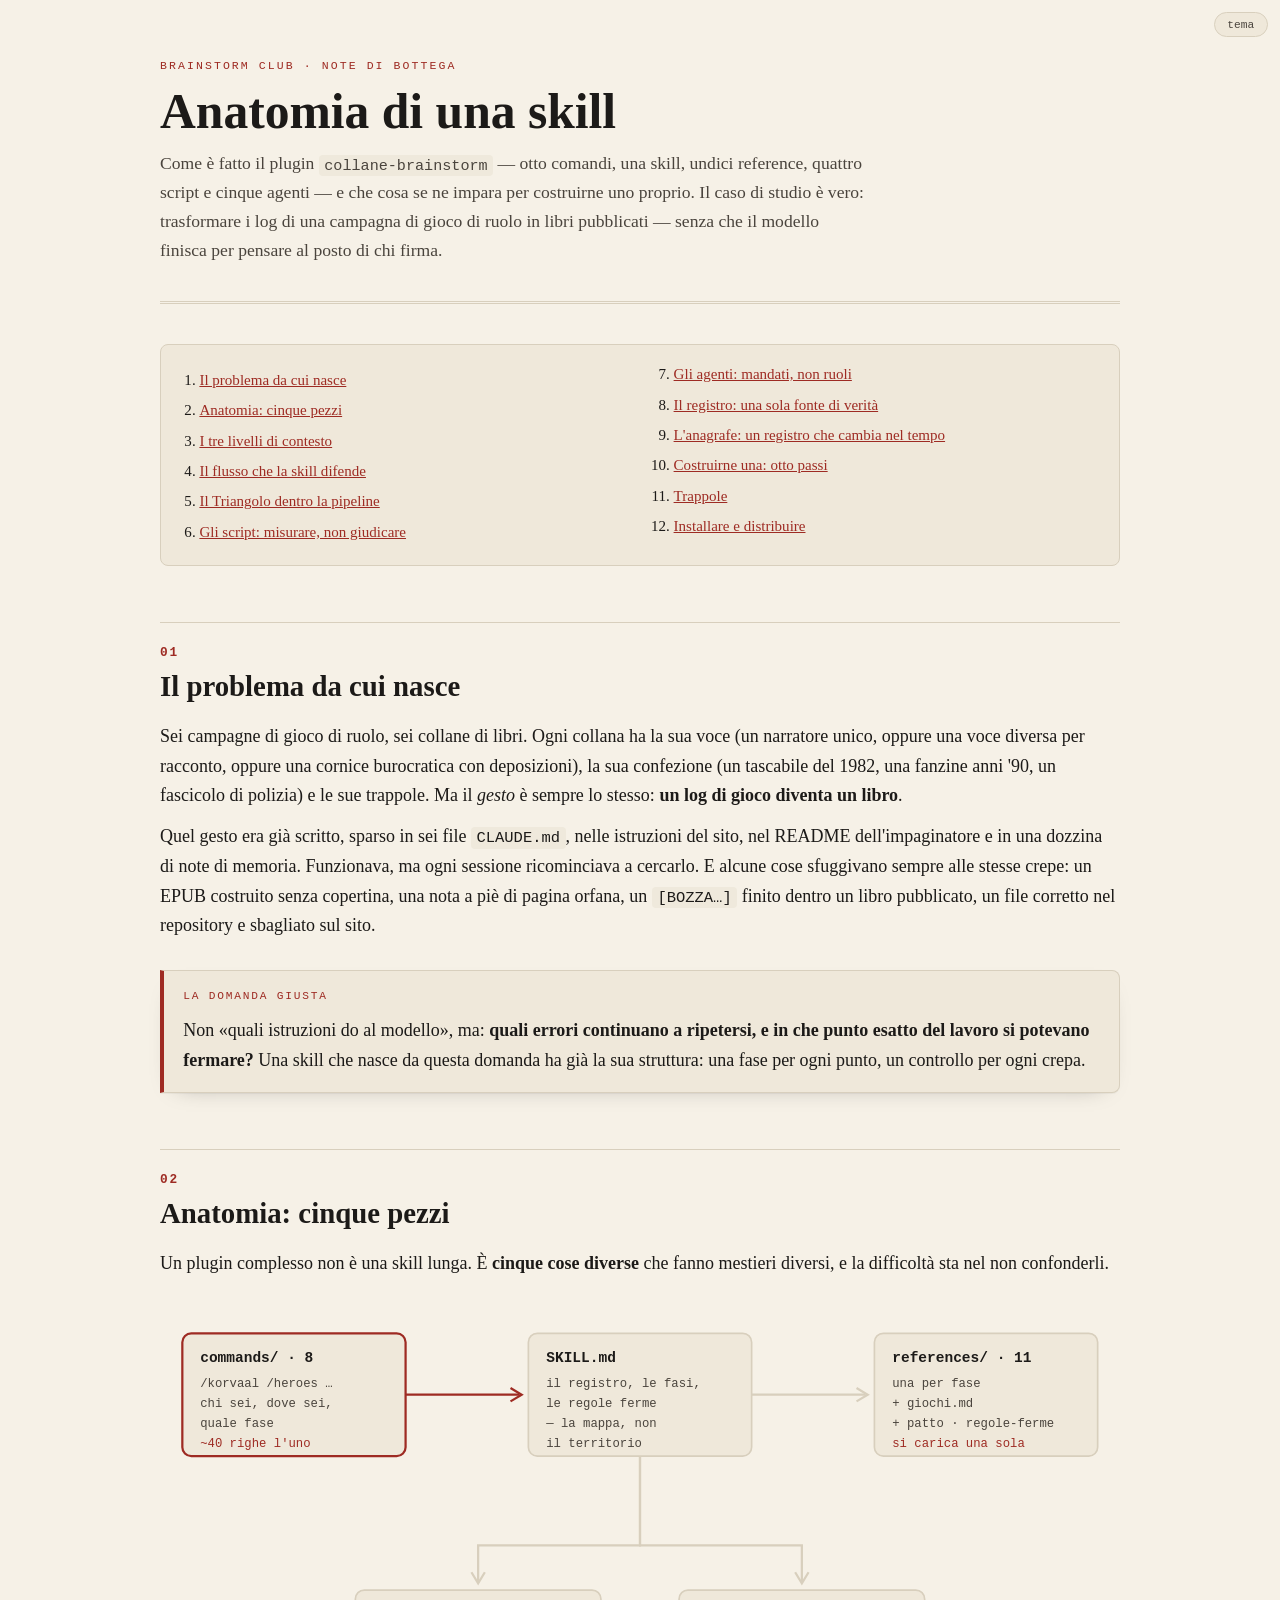
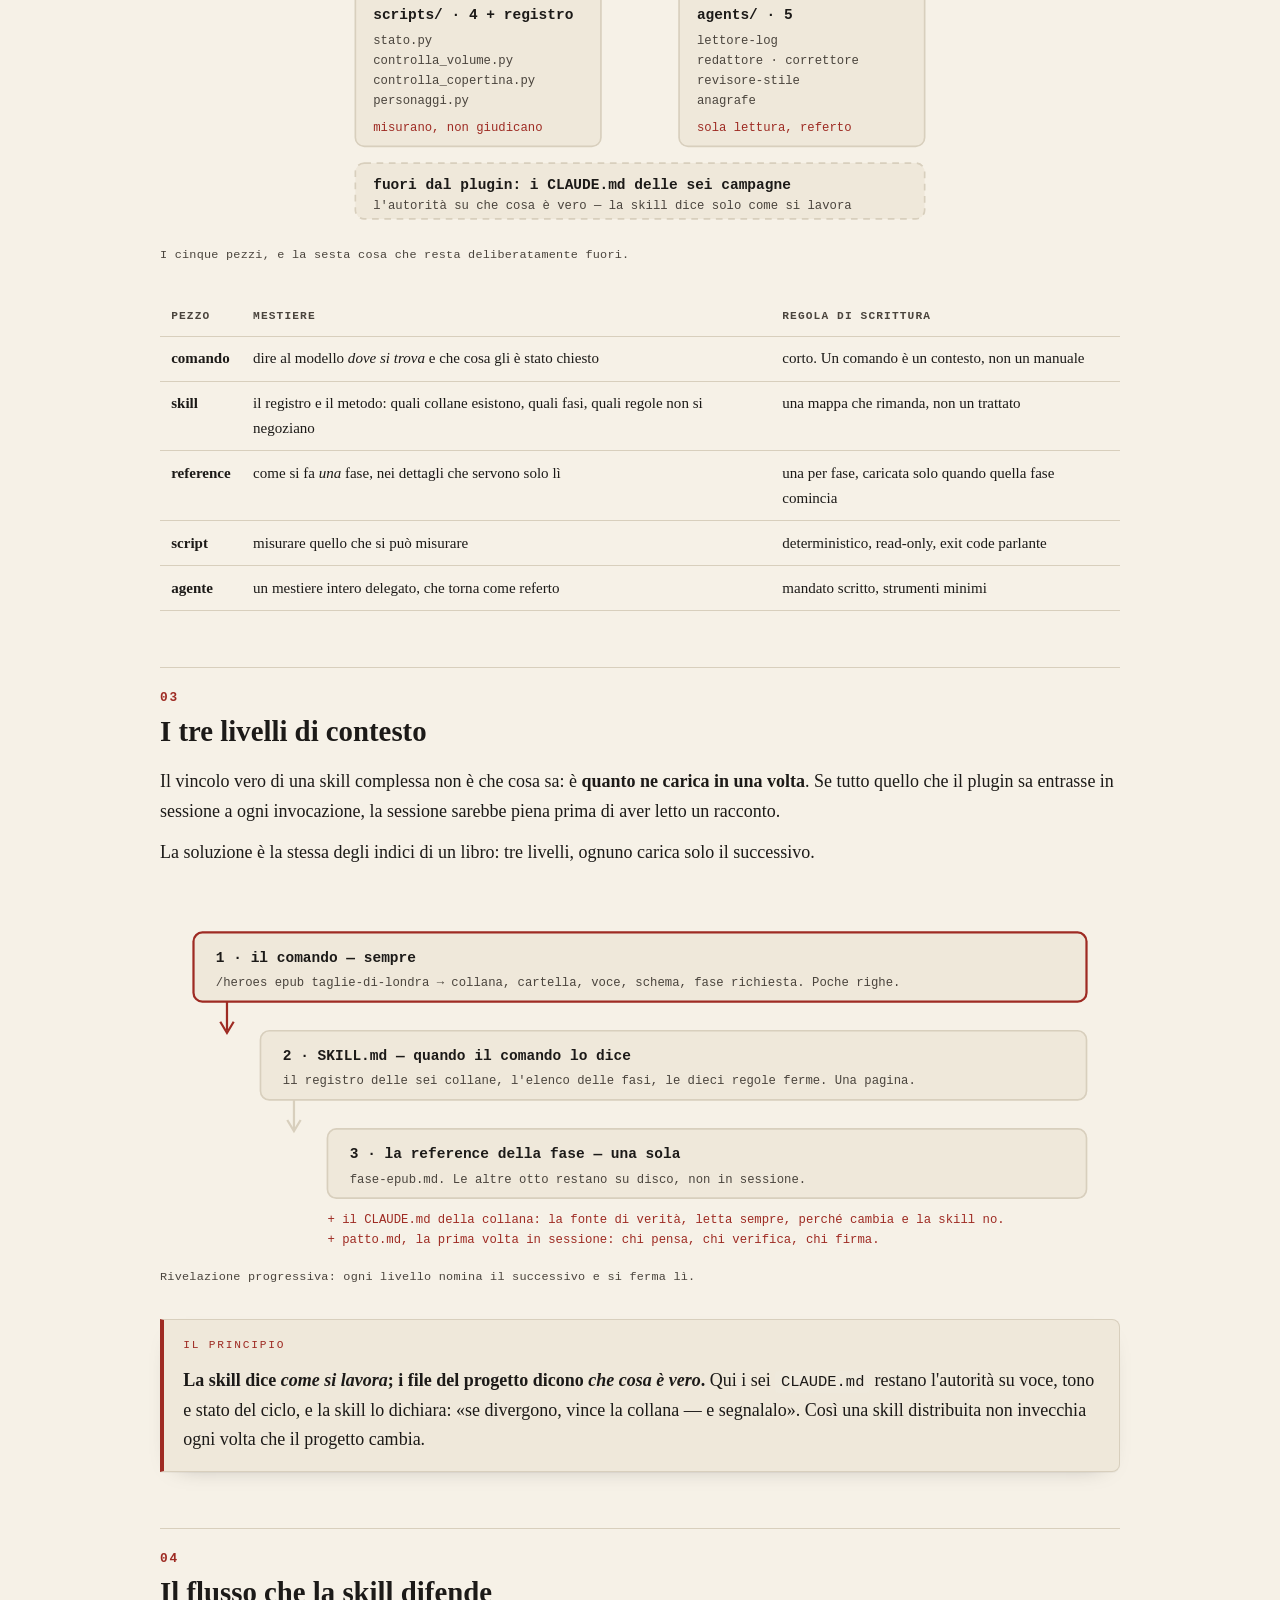
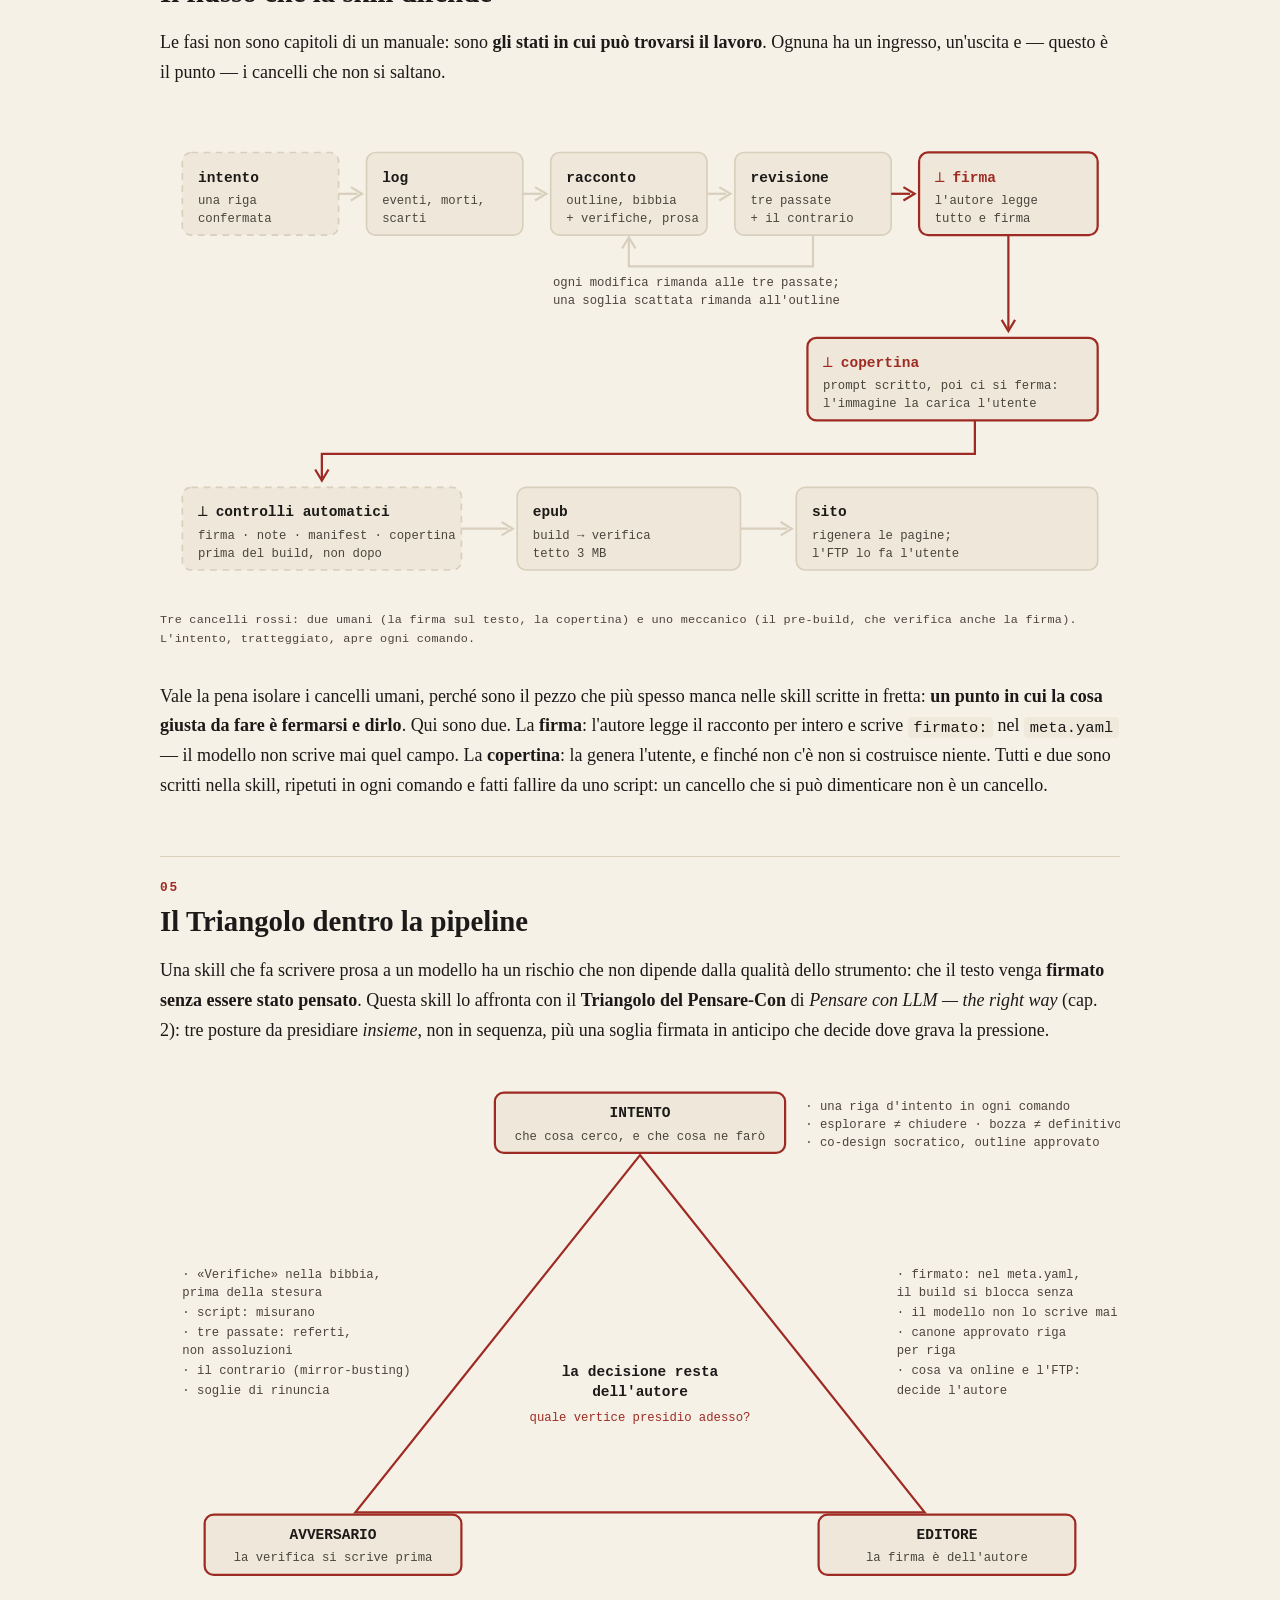
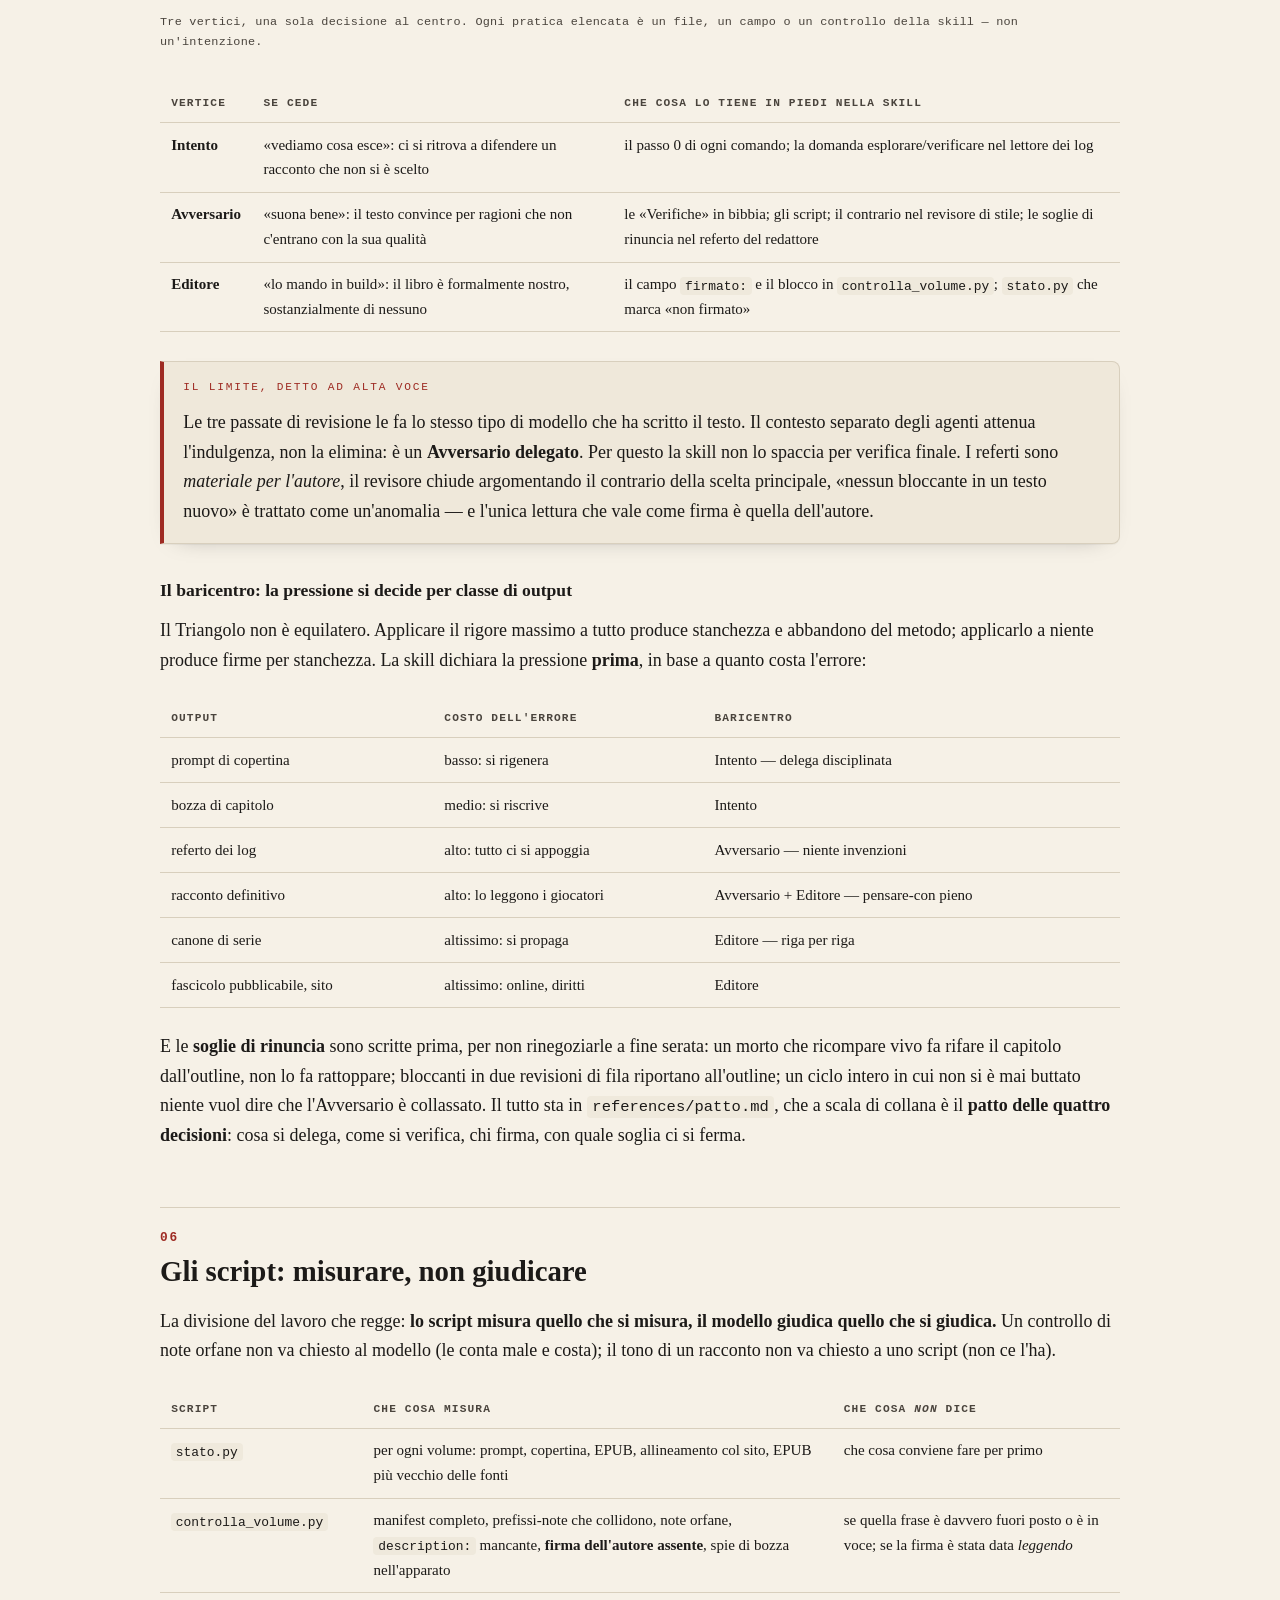
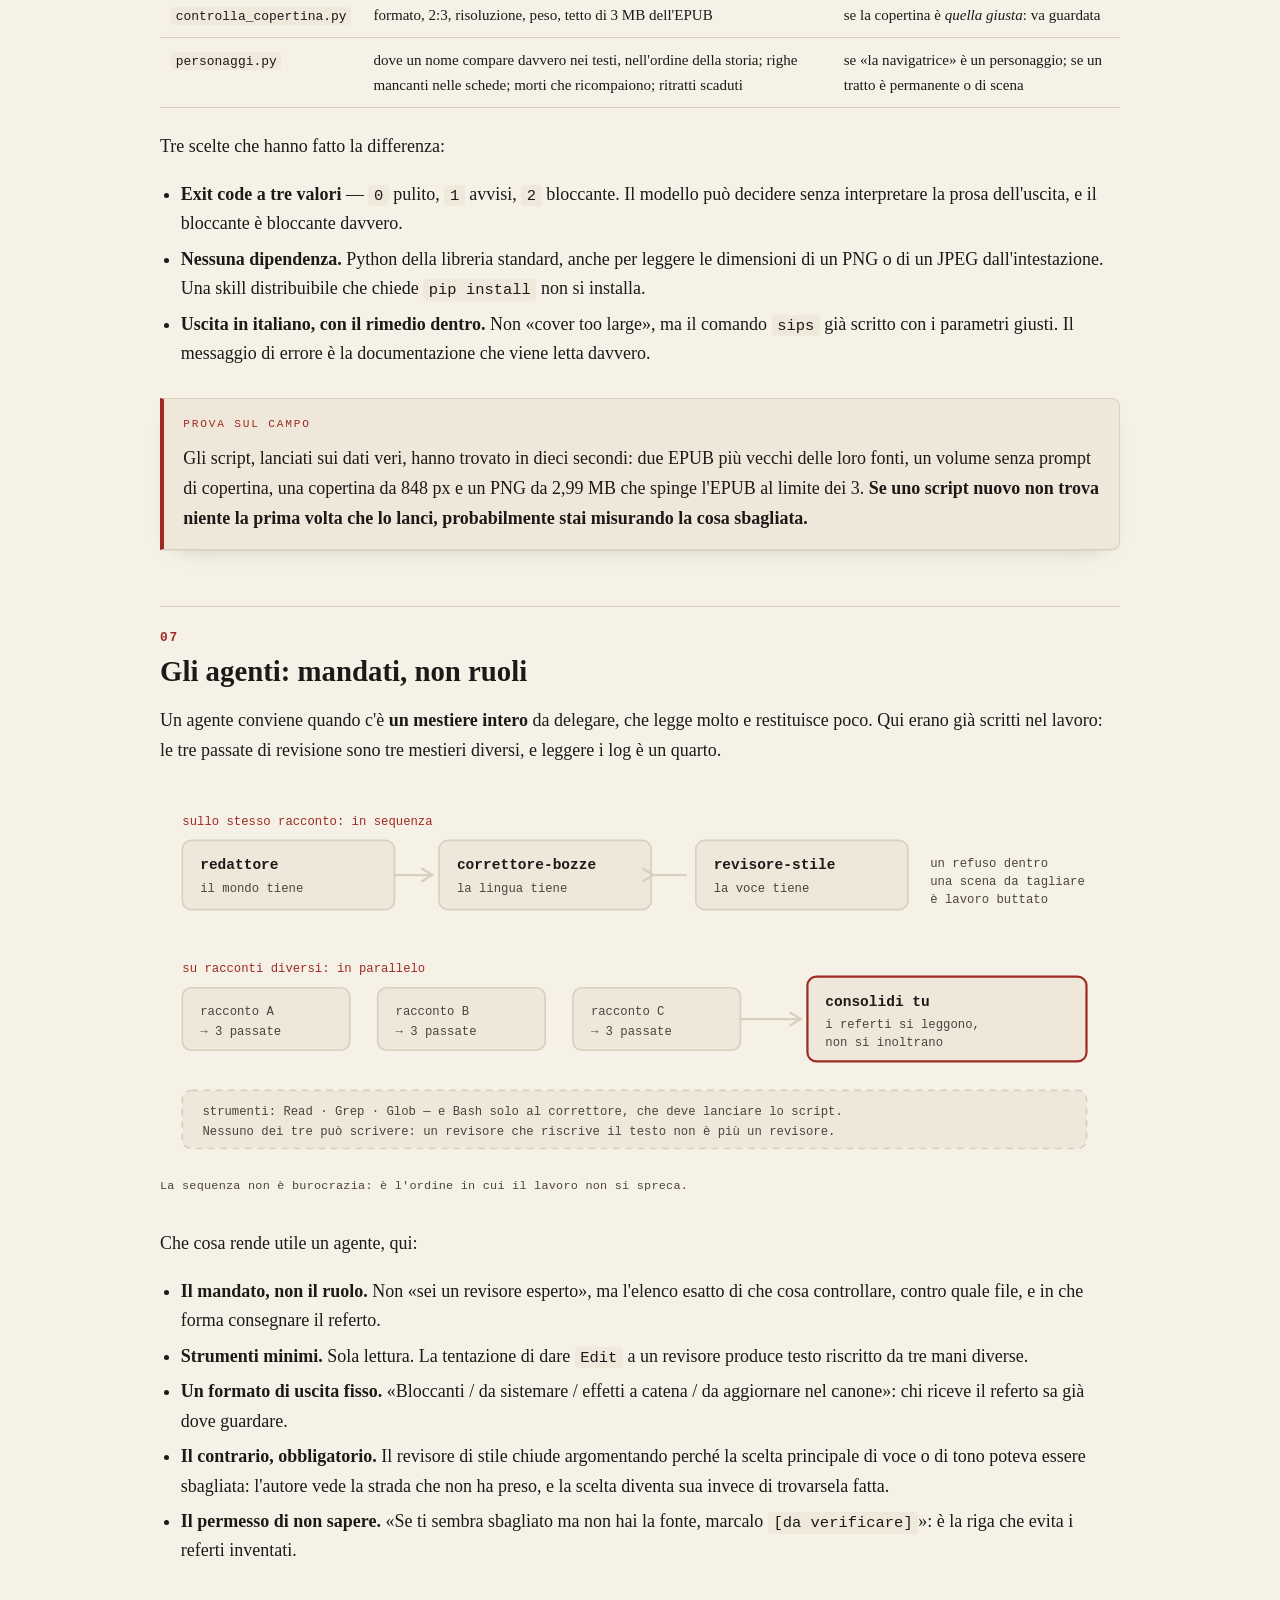
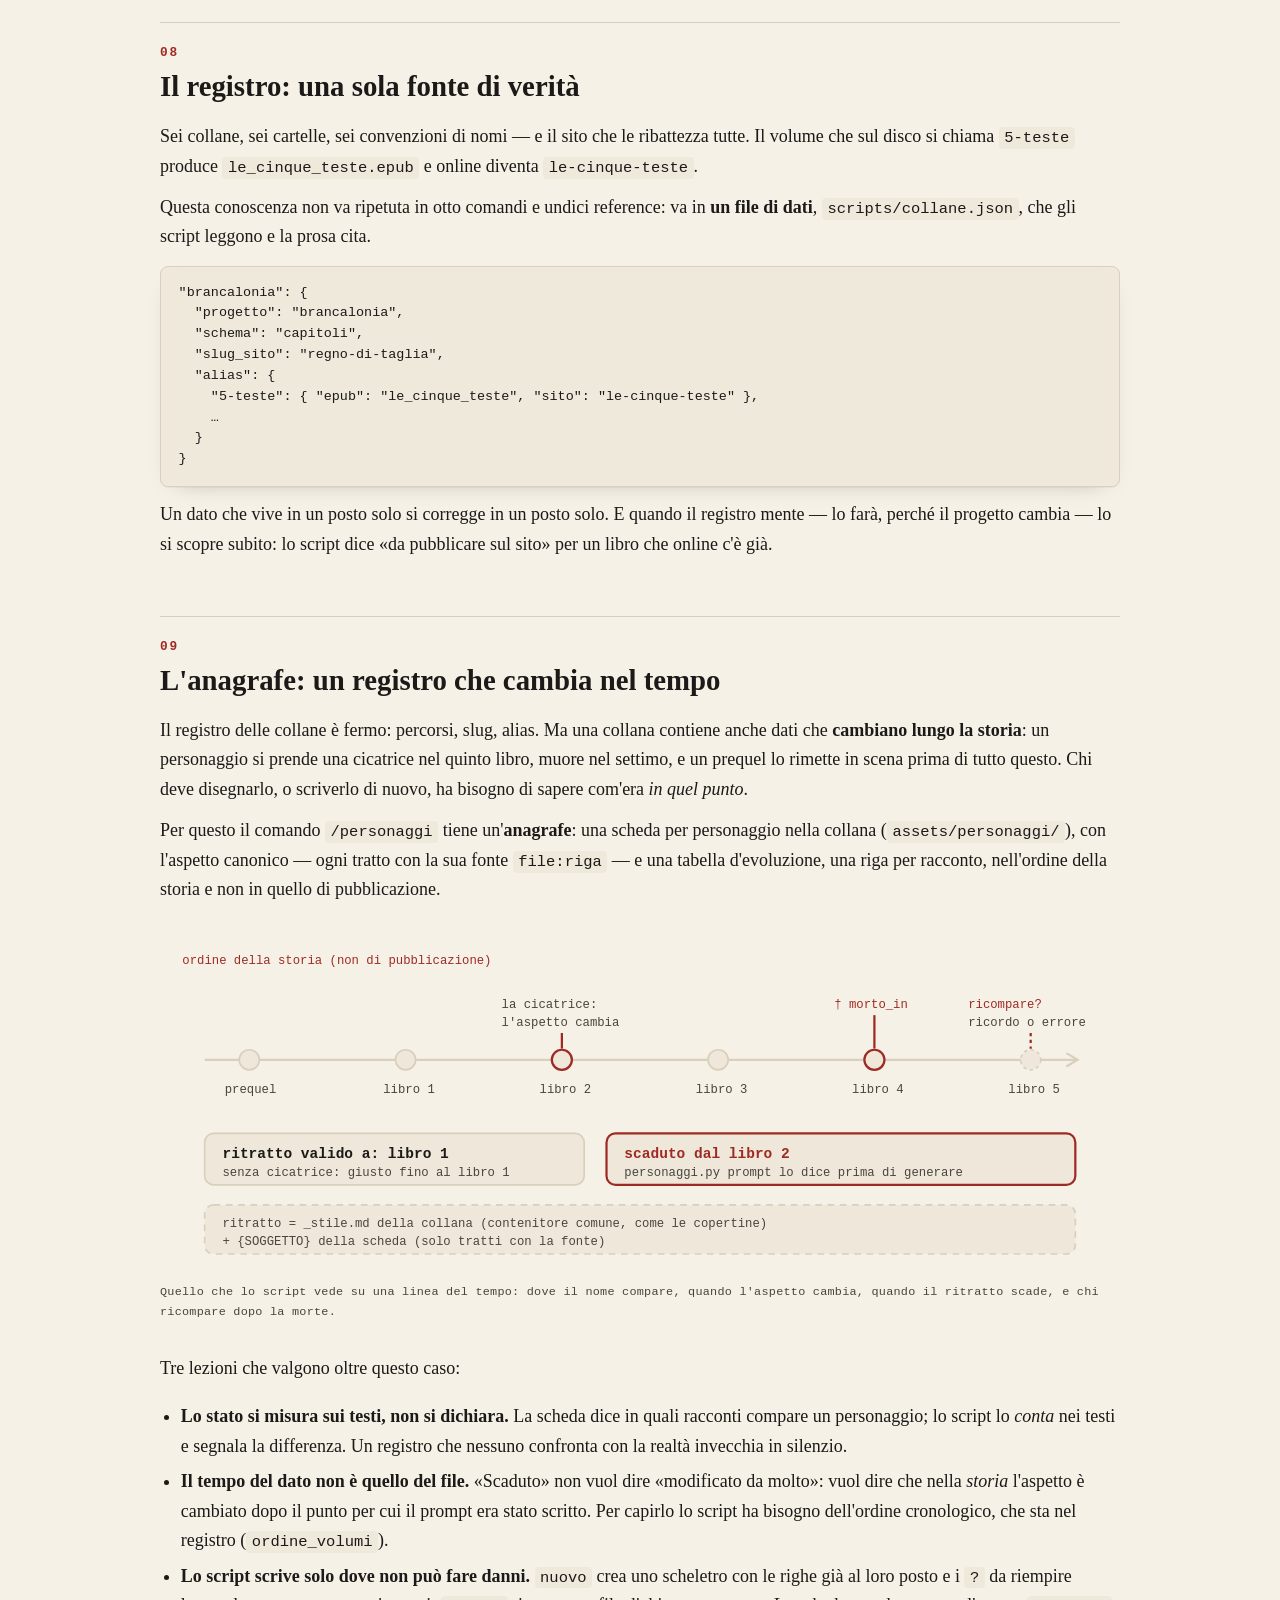
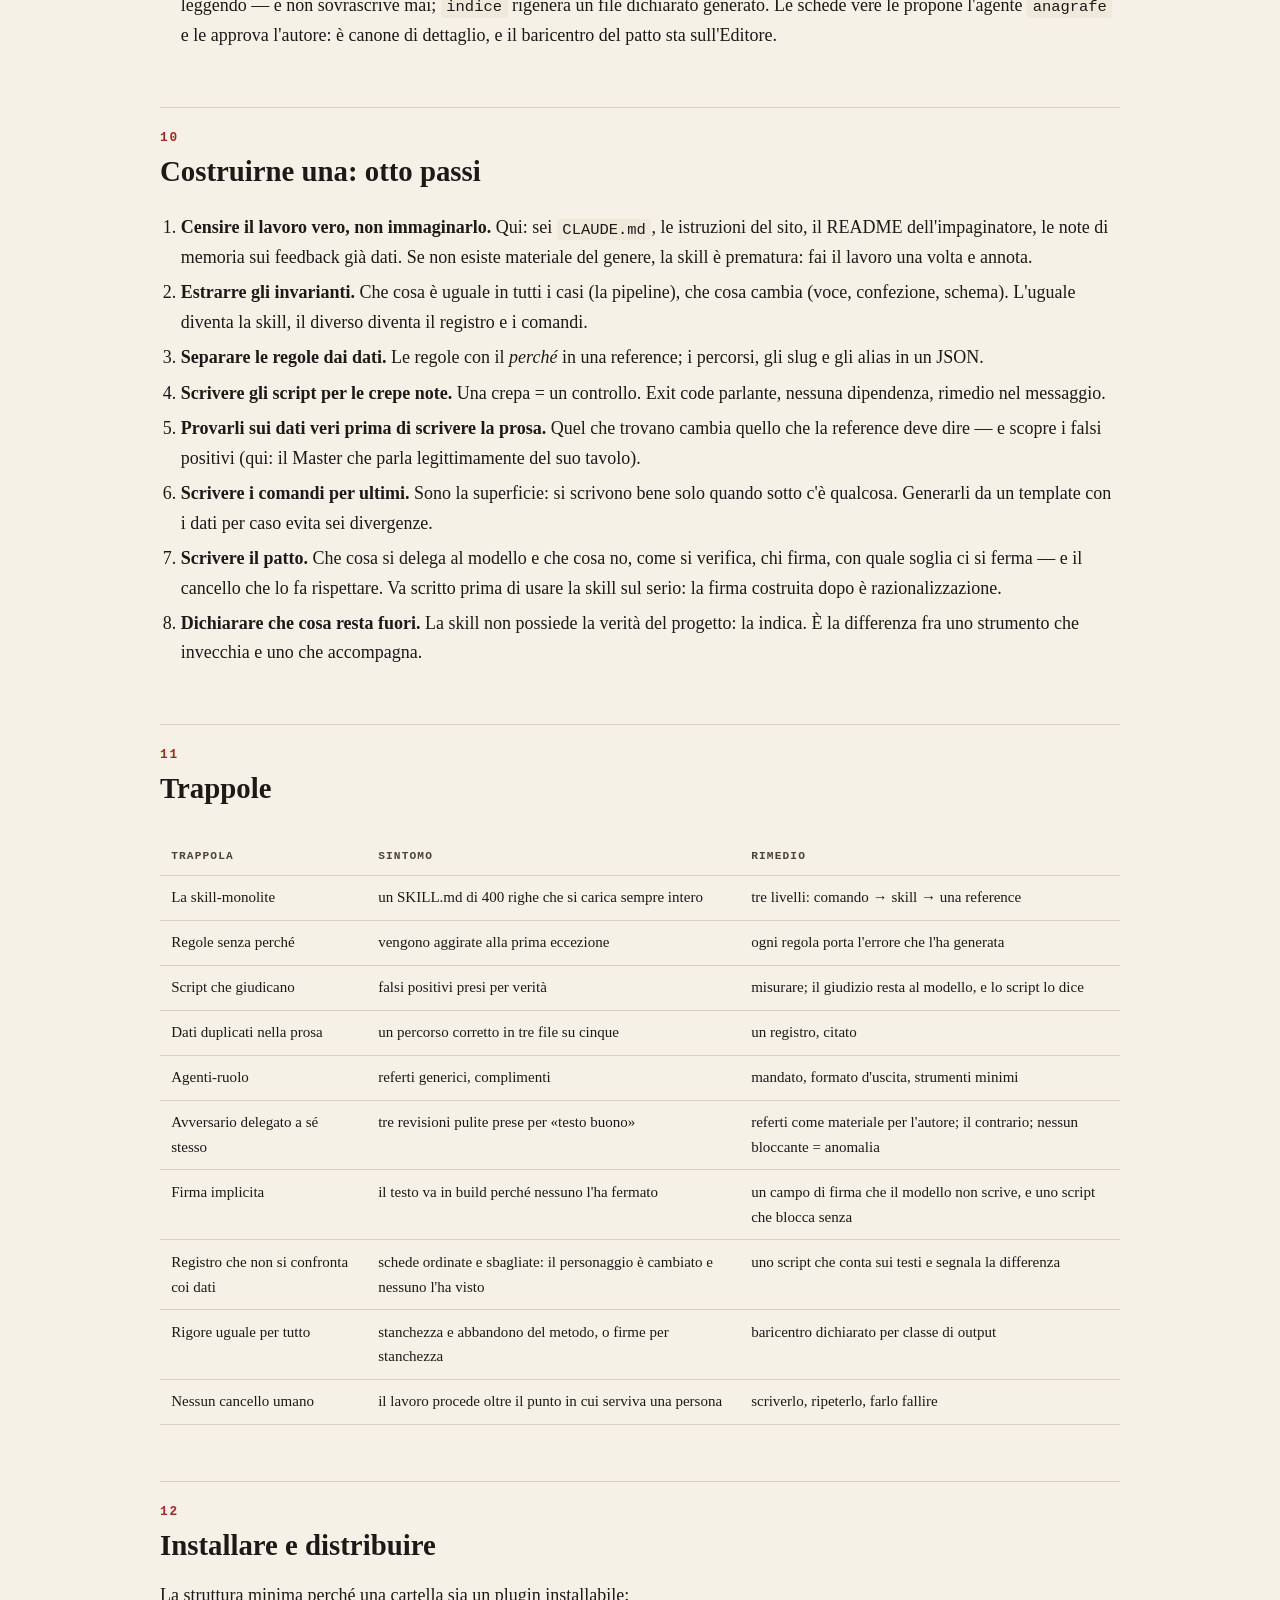
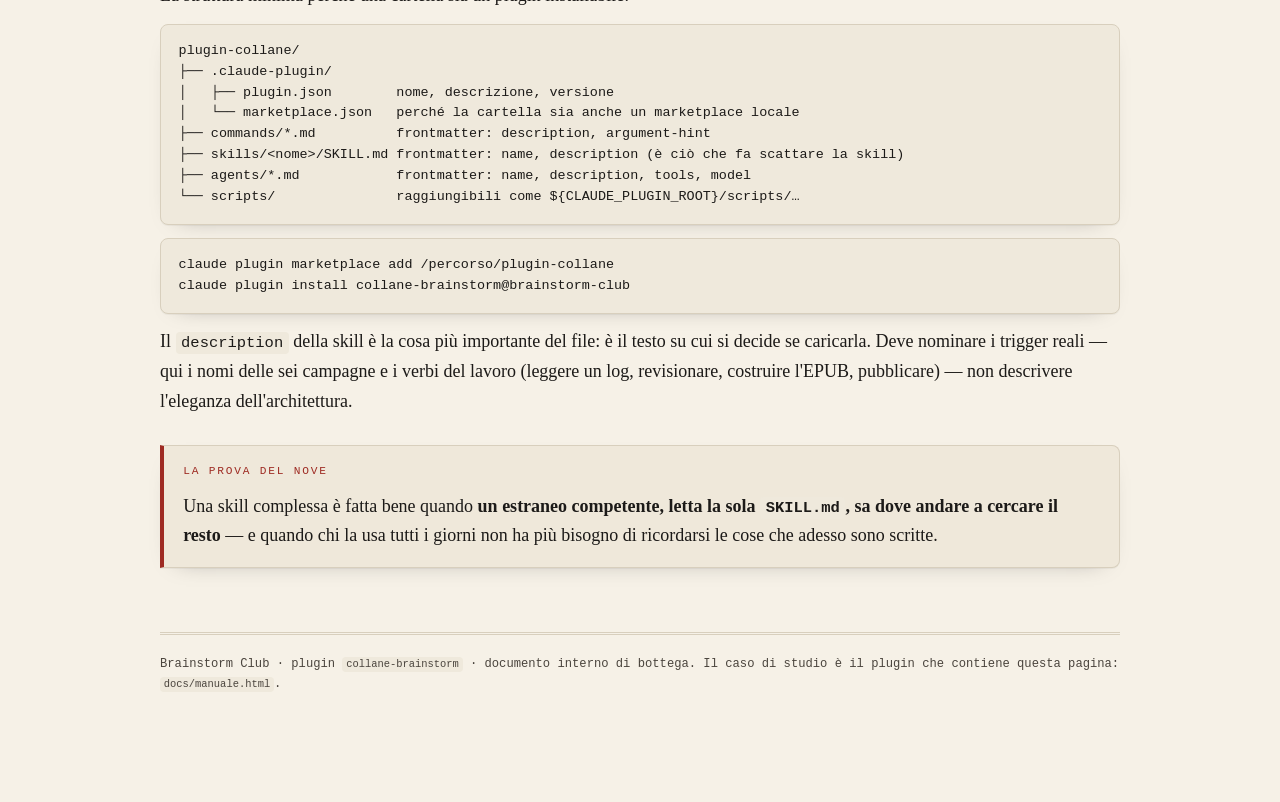
<file: docs/manuale.html>
<!doctype html>
<html lang="it">
<head>
<meta charset="utf-8">
<meta name="viewport" content="width=device-width, initial-scale=1">
<title>Anatomia di una skill</title>
<style>
  :root{
    --carta:#f6f1e7; --carta-2:#efe8da; --inchiostro:#1c1a18; --inchiostro-2:#4a443d;
    --rosso:#9e2b23; --rosso-chiaro:#c2332b; --bordo:#d8cfbd; --codice:#efe9dc;
    --ombra:0 1px 0 rgba(0,0,0,.04), 0 8px 24px -18px rgba(0,0,0,.4);
    --mono:ui-monospace,SFMono-Regular,"SF Mono",Menlo,Consolas,monospace;
    --testo:"Iowan Old Style","Palatino Linotype",Palatino,Georgia,serif;
  }
  @media (prefers-color-scheme: dark){
    :root:not([data-theme="light"]){
      --carta:#17161a; --carta-2:#1f1e23; --inchiostro:#e9e4db; --inchiostro-2:#a9a299;
      --rosso:#e0655c; --rosso-chiaro:#e0655c; --bordo:#33313a; --codice:#232228;
      --ombra:0 1px 0 rgba(255,255,255,.03), 0 8px 28px -20px #000;
    }
  }
  :root[data-theme="dark"]{
    --carta:#17161a; --carta-2:#1f1e23; --inchiostro:#e9e4db; --inchiostro-2:#a9a299;
    --rosso:#e0655c; --rosso-chiaro:#e0655c; --bordo:#33313a; --codice:#232228;
    --ombra:0 1px 0 rgba(255,255,255,.03), 0 8px 28px -20px #000;
  }
  *{box-sizing:border-box}
  body{
    margin:0; background:var(--carta); color:var(--inchiostro);
    font-family:var(--testo); font-size:18px; line-height:1.65;
    -webkit-text-size-adjust:100%;
  }
  .wrap{max-width:62rem; margin:0 auto; padding:0 16px 6rem}
  header.testa{
    border-bottom:3px double var(--bordo); margin-bottom:2.5rem;
    padding:3.5rem 0 1.5rem;
  }
  .occhiello{
    font-family:var(--mono); font-size:.72rem; letter-spacing:.18em; text-transform:uppercase;
    color:var(--rosso); margin:0 0 .6rem;
  }
  h1{font-size:clamp(2rem,6vw,3.1rem); line-height:1.08; margin:0 0 .6rem; font-weight:600}
  h2{
    font-size:clamp(1.35rem,3.4vw,1.8rem); margin:3.5rem 0 .4rem; font-weight:600;
    padding-top:1.2rem; border-top:1px solid var(--bordo);
  }
  h2 .num{font-family:var(--mono); font-size:.8rem; color:var(--rosso); display:block; letter-spacing:.14em}
  h3{font-size:1.1rem; margin:2rem 0 .3rem; font-weight:600}
  p{margin:.7rem 0}
  .sommario{color:var(--inchiostro-2); font-size:1.08rem; max-width:44rem}
  a{color:var(--rosso)}
  code{font-family:var(--mono); font-size:.86em; background:var(--codice); padding:.12em .36em; border-radius:4px}
  pre{
    background:var(--codice); border:1px solid var(--bordo); border-radius:8px;
    padding:1rem 1.1rem; overflow-x:auto; font-size:.84rem; line-height:1.55;
    font-family:var(--mono); box-shadow:var(--ombra);
  }
  pre code{background:none; padding:0; font-size:inherit}
  figure{margin:2rem 0; padding:0}
  figure svg{width:100%; height:auto; display:block}
  figcaption{
    font-family:var(--mono); font-size:.74rem; color:var(--inchiostro-2);
    margin-top:.7rem; letter-spacing:.02em;
  }
  .scheda{
    background:var(--carta-2); border:1px solid var(--bordo); border-left:4px solid var(--rosso);
    border-radius:0 8px 8px 0; padding:1rem 1.2rem; margin:1.8rem 0; box-shadow:var(--ombra);
  }
  .scheda p:first-child{margin-top:0} .scheda p:last-child{margin-bottom:0}
  .scheda .et{
    font-family:var(--mono); font-size:.7rem; letter-spacing:.16em; text-transform:uppercase;
    color:var(--rosso); display:block; margin-bottom:.3rem;
  }
  table{width:100%; border-collapse:collapse; margin:1.5rem 0; font-size:.94rem}
  th,td{text-align:left; padding:.6rem .7rem; border-bottom:1px solid var(--bordo); vertical-align:top}
  th{font-family:var(--mono); font-size:.7rem; letter-spacing:.1em; text-transform:uppercase; color:var(--inchiostro-2)}
  td code{white-space:nowrap}
  ul,ol{padding-left:1.3rem} li{margin:.35rem 0}
  .indice{
    background:var(--carta-2); border:1px solid var(--bordo); border-radius:8px;
    padding:1.1rem 1.3rem; margin:2rem 0; columns:2; column-gap:2rem;
  }
  .indice ol{margin:0; padding-left:1.1rem; font-size:.94rem}
  .indice li{break-inside:avoid}
  @media (max-width:640px){
    .indice{columns:1} body{font-size:17px}
    table{display:block; overflow-x:auto; font-size:.88rem}
    td code{white-space:normal}
  }
  .lede{font-size:1.1rem}
  .firma{
    margin-top:4rem; padding-top:1.2rem; border-top:3px double var(--bordo);
    font-family:var(--mono); font-size:.76rem; color:var(--inchiostro-2);
  }
  .tema{
    position:fixed; top:12px; right:12px; font-family:var(--mono); font-size:.7rem;
    background:var(--carta-2); color:var(--inchiostro-2); border:1px solid var(--bordo);
    border-radius:999px; padding:.35rem .8rem; cursor:pointer;
  }
  svg text{font-family:var(--mono); fill:var(--inchiostro)}
  svg .et{font-size:11px; fill:var(--inchiostro-2)}
  svg .tit{font-size:13px; font-weight:600}
  svg .box{fill:var(--carta-2); stroke:var(--bordo); stroke-width:1.5}
  svg .box-r{fill:var(--carta-2); stroke:var(--rosso); stroke-width:2}
  svg .linea{stroke:var(--bordo); stroke-width:2; fill:none}
  svg .linea-r{stroke:var(--rosso); stroke-width:2; fill:none}
</style>
</head>
<body>
<button class="tema" id="tema">tema</button>
<div class="wrap">

<header class="testa">
  <p class="occhiello">Brainstorm Club · note di bottega</p>
  <h1>Anatomia di una skill</h1>
  <p class="sommario lede">Come è fatto il plugin <code>collane-brainstorm</code> — otto comandi,
  una skill, undici reference, quattro script e cinque agenti — e che cosa se ne impara per costruirne
  uno proprio. Il caso di studio è vero: trasformare i log di una campagna di gioco di ruolo in
  libri pubblicati — senza che il modello finisca per pensare al posto di chi firma.</p>
</header>

<nav class="indice">
  <ol>
    <li><a href="#problema">Il problema da cui nasce</a></li>
    <li><a href="#anatomia">Anatomia: cinque pezzi</a></li>
    <li><a href="#contesto">I tre livelli di contesto</a></li>
    <li><a href="#flusso">Il flusso che la skill difende</a></li>
    <li><a href="#triangolo">Il Triangolo dentro la pipeline</a></li>
    <li><a href="#script">Gli script: misurare, non giudicare</a></li>
    <li><a href="#agenti">Gli agenti: mandati, non ruoli</a></li>
    <li><a href="#registro">Il registro: una sola fonte di verità</a></li>
    <li><a href="#anagrafe">L'anagrafe: un registro che cambia nel tempo</a></li>
    <li><a href="#costruire">Costruirne una: otto passi</a></li>
    <li><a href="#trappole">Trappole</a></li>
    <li><a href="#installare">Installare e distribuire</a></li>
  </ol>
</nav>

<h2 id="problema"><span class="num">01</span>Il problema da cui nasce</h2>

<p>Sei campagne di gioco di ruolo, sei collane di libri. Ogni collana ha la sua voce (un narratore
unico, oppure una voce diversa per racconto, oppure una cornice burocratica con deposizioni), la sua
confezione (un tascabile del 1982, una fanzine anni '90, un fascicolo di polizia) e le sue trappole.
Ma il <em>gesto</em> è sempre lo stesso: <strong>un log di gioco diventa un libro</strong>.</p>

<p>Quel gesto era già scritto, sparso in sei file <code>CLAUDE.md</code>, nelle istruzioni del sito,
nel README dell'impaginatore e in una dozzina di note di memoria. Funzionava, ma ogni sessione
ricominciava a cercarlo. E alcune cose sfuggivano sempre alle stesse crepe: un EPUB costruito senza
copertina, una nota a piè di pagina orfana, un <code>[BOZZA…]</code> finito dentro un libro
pubblicato, un file corretto nel repository e sbagliato sul sito.</p>

<div class="scheda">
  <span class="et">La domanda giusta</span>
  <p>Non «quali istruzioni do al modello», ma: <strong>quali errori continuano a ripetersi, e in che
  punto esatto del lavoro si potevano fermare?</strong> Una skill che nasce da questa domanda ha già
  la sua struttura: una fase per ogni punto, un controllo per ogni crepa.</p>
</div>

<h2 id="anatomia"><span class="num">02</span>Anatomia: cinque pezzi</h2>

<p>Un plugin complesso non è una skill lunga. È <strong>cinque cose diverse</strong> che fanno
mestieri diversi, e la difficoltà sta nel non confonderli.</p>

<figure>
<svg viewBox="0 0 860 470" role="img" aria-label="Schema dei cinque componenti del plugin: comandi, skill, reference, script, agenti">
  <!-- comandi -->
  <rect class="box-r" x="20" y="20" width="200" height="110" rx="8"/>
  <text class="tit" x="36" y="46">commands/ · 8</text>
  <text class="et" x="36" y="68">/korvaal /heroes …</text>
  <text class="et" x="36" y="86">chi sei, dove sei,</text>
  <text class="et" x="36" y="104">quale fase</text>
  <text class="et" x="36" y="122" style="fill:var(--rosso)">~40 righe l'uno</text>

  <!-- skill -->
  <rect class="box" x="330" y="20" width="200" height="110" rx="8"/>
  <text class="tit" x="346" y="46">SKILL.md</text>
  <text class="et" x="346" y="68">il registro, le fasi,</text>
  <text class="et" x="346" y="86">le regole ferme</text>
  <text class="et" x="346" y="104">— la mappa, non</text>
  <text class="et" x="346" y="122">il territorio</text>

  <!-- references -->
  <rect class="box" x="640" y="20" width="200" height="110" rx="8"/>
  <text class="tit" x="656" y="46">references/ · 11</text>
  <text class="et" x="656" y="68">una per fase</text>
  <text class="et" x="656" y="86">+ giochi.md</text>
  <text class="et" x="656" y="104">+ patto · regole-ferme</text>
  <text class="et" x="656" y="122" style="fill:var(--rosso)">si carica una sola</text>

  <!-- frecce riga 1 -->
  <path class="linea-r" d="M220 75 H322"/>
  <path class="linea-r" d="M314 69 l10 6 -10 6" fill="var(--rosso)"/>
  <path class="linea" d="M530 75 H632"/>
  <path class="linea" d="M624 69 l10 6 -10 6" fill="var(--bordo)"/>

  <!-- scripts -->
  <rect class="box" x="175" y="250" width="220" height="140" rx="8"/>
  <text class="tit" x="191" y="276">scripts/ · 4 + registro</text>
  <text class="et" x="191" y="298">stato.py</text>
  <text class="et" x="191" y="316">controlla_volume.py</text>
  <text class="et" x="191" y="334">controlla_copertina.py</text>
  <text class="et" x="191" y="352">personaggi.py</text>
  <text class="et" x="191" y="376" style="fill:var(--rosso)">misurano, non giudicano</text>

  <!-- agents -->
  <rect class="box" x="465" y="250" width="220" height="140" rx="8"/>
  <text class="tit" x="481" y="276">agents/ · 5</text>
  <text class="et" x="481" y="298">lettore-log</text>
  <text class="et" x="481" y="316">redattore · correttore</text>
  <text class="et" x="481" y="334">revisore-stile</text>
  <text class="et" x="481" y="352">anagrafe</text>
  <text class="et" x="481" y="376" style="fill:var(--rosso)">sola lettura, referto</text>

  <path class="linea" d="M430 130 V210 H285 V242"/>
  <path class="linea" d="M279 234 l6 10 6 -10" fill="var(--bordo)"/>
  <path class="linea" d="M430 130 V210 H575 V242"/>
  <path class="linea" d="M569 234 l6 10 6 -10" fill="var(--bordo)"/>

  <!-- fonte di verità -->
  <rect class="box" x="175" y="405" width="510" height="50" rx="8" stroke-dasharray="6 5"/>
  <text class="tit" x="191" y="428">fuori dal plugin: i CLAUDE.md delle sei campagne</text>
  <text class="et" x="191" y="446">l'autorità su che cosa è vero — la skill dice solo come si lavora</text>
</svg>
<figcaption>I cinque pezzi, e la sesta cosa che resta deliberatamente fuori.</figcaption>
</figure>

<table>
  <tr><th>pezzo</th><th>mestiere</th><th>regola di scrittura</th></tr>
  <tr><td><strong>comando</strong></td><td>dire al modello <em>dove si trova</em> e che cosa gli è stato chiesto</td><td>corto. Un comando è un contesto, non un manuale</td></tr>
  <tr><td><strong>skill</strong></td><td>il registro e il metodo: quali collane esistono, quali fasi, quali regole non si negoziano</td><td>una mappa che rimanda, non un trattato</td></tr>
  <tr><td><strong>reference</strong></td><td>come si fa <em>una</em> fase, nei dettagli che servono solo lì</td><td>una per fase, caricata solo quando quella fase comincia</td></tr>
  <tr><td><strong>script</strong></td><td>misurare quello che si può misurare</td><td>deterministico, read-only, exit code parlante</td></tr>
  <tr><td><strong>agente</strong></td><td>un mestiere intero delegato, che torna come referto</td><td>mandato scritto, strumenti minimi</td></tr>
</table>

<h2 id="contesto"><span class="num">03</span>I tre livelli di contesto</h2>

<p>Il vincolo vero di una skill complessa non è che cosa sa: è <strong>quanto ne carica in una
volta</strong>. Se tutto quello che il plugin sa entrasse in sessione a ogni invocazione, la
sessione sarebbe piena prima di aver letto un racconto.</p>

<p>La soluzione è la stessa degli indici di un libro: tre livelli, ognuno carica solo il
successivo.</p>

<figure>
<svg viewBox="0 0 860 320" role="img" aria-label="Tre livelli di contesto: comando, skill, reference di fase">
  <rect class="box-r" x="30" y="30" width="800" height="62" rx="8"/>
  <text class="tit" x="50" y="56">1 · il comando  —  sempre</text>
  <text class="et" x="50" y="78">/heroes epub taglie-di-londra → collana, cartella, voce, schema, fase richiesta. Poche righe.</text>

  <rect class="box" x="90" y="118" width="740" height="62" rx="8"/>
  <text class="tit" x="110" y="144">2 · SKILL.md  —  quando il comando lo dice</text>
  <text class="et" x="110" y="166">il registro delle sei collane, l'elenco delle fasi, le dieci regole ferme. Una pagina.</text>

  <rect class="box" x="150" y="206" width="680" height="62" rx="8"/>
  <text class="tit" x="170" y="232">3 · la reference della fase  —  una sola</text>
  <text class="et" x="170" y="254">fase-epub.md. Le altre otto restano su disco, non in sessione.</text>

  <path class="linea-r" d="M60 92 V118"/><path class="linea-r" d="M54 110 l6 10 6 -10" fill="var(--rosso)"/>
  <path class="linea" d="M120 180 V206"/><path class="linea" d="M114 198 l6 10 6 -10" fill="var(--bordo)"/>

  <text class="et" x="150" y="290" style="fill:var(--rosso)">+ il CLAUDE.md della collana: la fonte di verità, letta sempre, perché cambia e la skill no.</text>
  <text class="et" x="150" y="308" style="fill:var(--rosso)">+ patto.md, la prima volta in sessione: chi pensa, chi verifica, chi firma.</text>
</svg>
<figcaption>Rivelazione progressiva: ogni livello nomina il successivo e si ferma lì.</figcaption>
</figure>

<div class="scheda">
  <span class="et">Il principio</span>
  <p><strong>La skill dice <em>come si lavora</em>; i file del progetto dicono <em>che cosa è
  vero</em>.</strong> Qui i sei <code>CLAUDE.md</code> restano l'autorità su voce, tono e stato del
  ciclo, e la skill lo dichiara: «se divergono, vince la collana — e segnalalo». Così una skill
  distribuita non invecchia ogni volta che il progetto cambia.</p>
</div>

<h2 id="flusso"><span class="num">04</span>Il flusso che la skill difende</h2>

<p>Le fasi non sono capitoli di un manuale: sono <strong>gli stati in cui può trovarsi il
lavoro</strong>. Ognuna ha un ingresso, un'uscita e — questo è il punto — i cancelli che non si
saltano.</p>

<figure>
<svg viewBox="0 0 860 430" role="img" aria-label="Pipeline: intento, log, racconto, revisione, firma dell'autore, copertina, controlli, epub, sito">
  <!-- riga 1 -->
  <rect class="box" x="20" y="30" width="140" height="74" rx="8" stroke-dasharray="6 5"/>
  <text class="tit" x="34" y="56">intento</text><text class="et" x="34" y="76">una riga</text><text class="et" x="34" y="92">confermata</text>

  <rect class="box" x="185" y="30" width="140" height="74" rx="8"/>
  <text class="tit" x="199" y="56">log</text><text class="et" x="199" y="76">eventi, morti,</text><text class="et" x="199" y="92">scarti</text>

  <rect class="box" x="350" y="30" width="140" height="74" rx="8"/>
  <text class="tit" x="364" y="56">racconto</text><text class="et" x="364" y="76">outline, bibbia</text><text class="et" x="364" y="92">+ verifiche, prosa</text>

  <rect class="box" x="515" y="30" width="140" height="74" rx="8"/>
  <text class="tit" x="529" y="56">revisione</text><text class="et" x="529" y="76">tre passate</text><text class="et" x="529" y="92">+ il contrario</text>

  <rect class="box-r" x="680" y="30" width="160" height="74" rx="8"/>
  <text class="tit" x="694" y="56" style="fill:var(--rosso)">⟂ firma</text><text class="et" x="694" y="76">l'autore legge</text><text class="et" x="694" y="92">tutto e firma</text>

  <path class="linea" d="M160 67 H177"/><path class="linea" d="M171 61 l10 6 -10 6" fill="var(--bordo)"/>
  <path class="linea" d="M325 67 H342"/><path class="linea" d="M336 61 l10 6 -10 6" fill="var(--bordo)"/>
  <path class="linea" d="M490 67 H507"/><path class="linea" d="M501 61 l10 6 -10 6" fill="var(--bordo)"/>
  <path class="linea-r" d="M655 67 H672"/><path class="linea-r" d="M666 61 l10 6 -10 6" fill="var(--rosso)"/>

  <!-- loop revisione + soglia -->
  <path class="linea" d="M585 104 V132 H420 V108"/>
  <path class="linea" d="M414 116 l6 -10 6 10" fill="var(--bordo)"/>
  <text class="et" x="352" y="150">ogni modifica rimanda alle tre passate;</text>
  <text class="et" x="352" y="166">una soglia scattata rimanda all'outline</text>

  <!-- cancello copertina -->
  <rect class="box-r" x="580" y="196" width="260" height="74" rx="8"/>
  <text class="tit" x="594" y="222" style="fill:var(--rosso)">⟂ copertina</text>
  <text class="et" x="594" y="242">prompt scritto, poi ci si ferma:</text>
  <text class="et" x="594" y="258">l'immagine la carica l'utente</text>
  <path class="linea-r" d="M760 104 V188"/><path class="linea-r" d="M754 180 l6 10 6 -10" fill="var(--rosso)"/>

  <!-- riga 3 -->
  <rect class="box" x="20" y="330" width="250" height="74" rx="8" stroke-dasharray="6 5"/>
  <text class="tit" x="34" y="356">⟂ controlli automatici</text>
  <text class="et" x="34" y="376">firma · note · manifest · copertina</text>
  <text class="et" x="34" y="392">prima del build, non dopo</text>

  <rect class="box" x="320" y="330" width="200" height="74" rx="8"/>
  <text class="tit" x="334" y="356">epub</text><text class="et" x="334" y="376">build → verifica</text><text class="et" x="334" y="392">tetto 3 MB</text>

  <rect class="box" x="570" y="330" width="270" height="74" rx="8"/>
  <text class="tit" x="584" y="356">sito</text><text class="et" x="584" y="376">rigenera le pagine;</text><text class="et" x="584" y="392">l'FTP lo fa l'utente</text>

  <path class="linea-r" d="M730 270 V300 H145 V322"/><path class="linea-r" d="M139 314 l6 10 6 -10" fill="var(--rosso)"/>
  <path class="linea" d="M270 367 H312"/><path class="linea" d="M306 361 l10 6 -10 6" fill="var(--bordo)"/>
  <path class="linea" d="M520 367 H562"/><path class="linea" d="M556 361 l10 6 -10 6" fill="var(--bordo)"/>
</svg>
<figcaption>Tre cancelli rossi: due umani (la firma sul testo, la copertina) e uno meccanico (il
pre-build, che verifica anche la firma). L'intento, tratteggiato, apre ogni comando.</figcaption>
</figure>

<p>Vale la pena isolare i cancelli umani, perché sono il pezzo che più spesso manca nelle skill
scritte in fretta: <strong>un punto in cui la cosa giusta da fare è fermarsi e dirlo</strong>. Qui
sono due. La <strong>firma</strong>: l'autore legge il racconto per intero e scrive
<code>firmato:</code> nel <code>meta.yaml</code> — il modello non scrive mai quel campo. La
<strong>copertina</strong>: la genera l'utente, e finché non c'è non si costruisce niente. Tutti e
due sono scritti nella skill, ripetuti in ogni comando e fatti fallire da uno script: un cancello
che si può dimenticare non è un cancello.</p>

<h2 id="triangolo"><span class="num">05</span>Il Triangolo dentro la pipeline</h2>

<p>Una skill che fa scrivere prosa a un modello ha un rischio che non dipende dalla qualità dello
strumento: che il testo venga <strong>firmato senza essere stato pensato</strong>. Questa skill lo
affronta con il <strong>Triangolo del Pensare-Con</strong> di <em>Pensare con LLM — the right
way</em> (cap. 2): tre posture da presidiare <em>insieme</em>, non in sequenza, più una soglia
firmata in anticipo che decide dove grava la pressione.</p>

<figure>
<svg viewBox="0 0 860 470" role="img" aria-label="Triangolo del Pensare-Con: Intento in alto, Avversario in basso a sinistra, Editore in basso a destra, e dove ciascuno vive nella skill">
  <polygon points="430,70 175,390 685,390" fill="none" stroke="var(--rosso)" stroke-width="2"/>
  <!-- centro -->
  <text class="tit" x="430" y="268" text-anchor="middle">la decisione resta</text>
  <text class="tit" x="430" y="286" text-anchor="middle">dell'autore</text>
  <text class="et" x="430" y="308" text-anchor="middle" style="fill:var(--rosso)">quale vertice presidio adesso?</text>
  <!-- intento -->
  <rect class="box-r" x="300" y="14" width="260" height="54" rx="8"/>
  <text class="tit" x="430" y="36" text-anchor="middle">INTENTO</text>
  <text class="et" x="430" y="56" text-anchor="middle">che cosa cerco, e che cosa ne farò</text>
  <text class="et" x="578" y="30">· una riga d'intento in ogni comando</text>
  <text class="et" x="578" y="46">· esplorare ≠ chiudere · bozza ≠ definitivo</text>
  <text class="et" x="578" y="62">· co-design socratico, outline approvato</text>
  <!-- avversario -->
  <rect class="box-r" x="40" y="392" width="230" height="54" rx="8"/>
  <text class="tit" x="155" y="414" text-anchor="middle">AVVERSARIO</text>
  <text class="et" x="155" y="434" text-anchor="middle">la verifica si scrive prima</text>
  <text class="et" x="20" y="180">· «Verifiche» nella bibbia,</text>
  <text class="et" x="20" y="196">  prima della stesura</text>
  <text class="et" x="20" y="214">· script: misurano</text>
  <text class="et" x="20" y="232">· tre passate: referti,</text>
  <text class="et" x="20" y="248">  non assoluzioni</text>
  <text class="et" x="20" y="266">· il contrario (mirror-busting)</text>
  <text class="et" x="20" y="284">· soglie di rinuncia</text>
  <!-- editore -->
  <rect class="box-r" x="590" y="392" width="230" height="54" rx="8"/>
  <text class="tit" x="705" y="414" text-anchor="middle">EDITORE</text>
  <text class="et" x="705" y="434" text-anchor="middle">la firma è dell'autore</text>
  <text class="et" x="660" y="180">· firmato: nel meta.yaml,</text>
  <text class="et" x="660" y="196">  il build si blocca senza</text>
  <text class="et" x="660" y="214">· il modello non lo scrive mai</text>
  <text class="et" x="660" y="232">· canone approvato riga</text>
  <text class="et" x="660" y="248">  per riga</text>
  <text class="et" x="660" y="266">· cosa va online e l'FTP:</text>
  <text class="et" x="660" y="284">  decide l'autore</text>
</svg>
<figcaption>Tre vertici, una sola decisione al centro. Ogni pratica elencata è un file, un campo o
un controllo della skill — non un'intenzione.</figcaption>
</figure>

<table>
  <tr><th>vertice</th><th>se cede</th><th>che cosa lo tiene in piedi nella skill</th></tr>
  <tr><td><strong>Intento</strong></td><td>«vediamo cosa esce»: ci si ritrova a difendere un racconto che non si è scelto</td><td>il passo 0 di ogni comando; la domanda esplorare/verificare nel lettore dei log</td></tr>
  <tr><td><strong>Avversario</strong></td><td>«suona bene»: il testo convince per ragioni che non c'entrano con la sua qualità</td><td>le «Verifiche» in bibbia; gli script; il contrario nel revisore di stile; le soglie di rinuncia nel referto del redattore</td></tr>
  <tr><td><strong>Editore</strong></td><td>«lo mando in build»: il libro è formalmente nostro, sostanzialmente di nessuno</td><td>il campo <code>firmato:</code> e il blocco in <code>controlla_volume.py</code>; <code>stato.py</code> che marca «non firmato»</td></tr>
</table>

<div class="scheda">
  <span class="et">Il limite, detto ad alta voce</span>
  <p>Le tre passate di revisione le fa lo stesso tipo di modello che ha scritto il testo. Il contesto
  separato degli agenti attenua l'indulgenza, non la elimina: è un <strong>Avversario
  delegato</strong>. Per questo la skill non lo spaccia per verifica finale. I referti sono
  <em>materiale per l'autore</em>, il revisore chiude argomentando il contrario della scelta
  principale, «nessun bloccante in un testo nuovo» è trattato come un'anomalia — e l'unica lettura
  che vale come firma è quella dell'autore.</p>
</div>

<h3>Il baricentro: la pressione si decide per classe di output</h3>

<p>Il Triangolo non è equilatero. Applicare il rigore massimo a tutto produce stanchezza e
abbandono del metodo; applicarlo a niente produce firme per stanchezza. La skill dichiara la
pressione <strong>prima</strong>, in base a quanto costa l'errore:</p>

<table>
  <tr><th>output</th><th>costo dell'errore</th><th>baricentro</th></tr>
  <tr><td>prompt di copertina</td><td>basso: si rigenera</td><td>Intento — delega disciplinata</td></tr>
  <tr><td>bozza di capitolo</td><td>medio: si riscrive</td><td>Intento</td></tr>
  <tr><td>referto dei log</td><td>alto: tutto ci si appoggia</td><td>Avversario — niente invenzioni</td></tr>
  <tr><td>racconto definitivo</td><td>alto: lo leggono i giocatori</td><td>Avversario + Editore — pensare-con pieno</td></tr>
  <tr><td>canone di serie</td><td>altissimo: si propaga</td><td>Editore — riga per riga</td></tr>
  <tr><td>fascicolo pubblicabile, sito</td><td>altissimo: online, diritti</td><td>Editore</td></tr>
</table>

<p>E le <strong>soglie di rinuncia</strong> sono scritte prima, per non rinegoziarle a fine serata:
un morto che ricompare vivo fa rifare il capitolo dall'outline, non lo fa rattoppare; bloccanti in
due revisioni di fila riportano all'outline; un ciclo intero in cui non si è mai buttato niente vuol
dire che l'Avversario è collassato. Il tutto sta in <code>references/patto.md</code>, che a scala di
collana è il <strong>patto delle quattro decisioni</strong>: cosa si delega, come si verifica, chi
firma, con quale soglia ci si ferma.</p>

<h2 id="script"><span class="num">06</span>Gli script: misurare, non giudicare</h2>

<p>La divisione del lavoro che regge: <strong>lo script misura quello che si misura, il modello
giudica quello che si giudica.</strong> Un controllo di note orfane non va chiesto al modello (le
conta male e costa); il tono di un racconto non va chiesto a uno script (non ce l'ha).</p>

<table>
  <tr><th>script</th><th>che cosa misura</th><th>che cosa <em>non</em> dice</th></tr>
  <tr>
    <td><code>stato.py</code></td>
    <td>per ogni volume: prompt, copertina, EPUB, allineamento col sito, EPUB più vecchio delle fonti</td>
    <td>che cosa conviene fare per primo</td>
  </tr>
  <tr>
    <td><code>controlla_volume.py</code></td>
    <td>manifest completo, prefissi-note che collidono, note orfane, <code>description:</code> mancante, <strong>firma dell'autore assente</strong>, spie di bozza nell'apparato</td>
    <td>se quella frase è davvero fuori posto o è in voce; se la firma è stata data <em>leggendo</em></td>
  </tr>
  <tr>
    <td><code>controlla_copertina.py</code></td>
    <td>formato, 2:3, risoluzione, peso, tetto di 3 MB dell'EPUB</td>
    <td>se la copertina è <em>quella giusta</em>: va guardata</td>
  </tr>
  <tr>
    <td><code>personaggi.py</code></td>
    <td>dove un nome compare davvero nei testi, nell'ordine della storia; righe mancanti nelle schede; morti che ricompaiono; ritratti scaduti</td>
    <td>se «la navigatrice» è un personaggio; se un tratto è permanente o di scena</td>
  </tr>
</table>

<p>Tre scelte che hanno fatto la differenza:</p>

<ul>
  <li><strong>Exit code a tre valori</strong> — <code>0</code> pulito, <code>1</code> avvisi,
  <code>2</code> bloccante. Il modello può decidere senza interpretare la prosa dell'uscita, e il
  bloccante è bloccante davvero.</li>
  <li><strong>Nessuna dipendenza.</strong> Python della libreria standard, anche per leggere le
  dimensioni di un PNG o di un JPEG dall'intestazione. Una skill distribuibile che chiede
  <code>pip install</code> non si installa.</li>
  <li><strong>Uscita in italiano, con il rimedio dentro.</strong> Non «cover too large», ma il
  comando <code>sips</code> già scritto con i parametri giusti. Il messaggio di errore è la
  documentazione che viene letta davvero.</li>
</ul>

<div class="scheda">
  <span class="et">Prova sul campo</span>
  <p>Gli script, lanciati sui dati veri, hanno trovato in dieci secondi: due EPUB più vecchi delle
  loro fonti, un volume senza prompt di copertina, una copertina da 848 px e un PNG da 2,99 MB che
  spinge l'EPUB al limite dei 3. <strong>Se uno script nuovo non trova niente la prima volta che lo
  lanci, probabilmente stai misurando la cosa sbagliata.</strong></p>
</div>

<h2 id="agenti"><span class="num">07</span>Gli agenti: mandati, non ruoli</h2>

<p>Un agente conviene quando c'è <strong>un mestiere intero</strong> da delegare, che legge molto e
restituisce poco. Qui erano già scritti nel lavoro: le tre passate di revisione sono tre mestieri
diversi, e leggere i log è un quarto.</p>

<figure>
<svg viewBox="0 0 860 330" role="img" aria-label="Le tre passate in sequenza su un racconto, in parallelo su racconti diversi">
  <text class="et" x="20" y="24" style="fill:var(--rosso)">sullo stesso racconto: in sequenza</text>
  <rect class="box" x="20" y="38" width="190" height="62" rx="8"/>
  <text class="tit" x="36" y="64">redattore</text><text class="et" x="36" y="84">il mondo tiene</text>
  <rect class="box" x="250" y="38" width="190" height="62" rx="8"/>
  <text class="tit" x="266" y="64">correttore-bozze</text><text class="et" x="266" y="84">la lingua tiene</text>
  <rect class="box" x="480" y="38" width="190" height="62" rx="8"/>
  <text class="tit" x="496" y="64">revisore-stile</text><text class="et" x="496" y="84">la voce tiene</text>
  <path class="linea" d="M210 69 H242"/><path class="linea" d="M234 63 l10 6 -10 6" fill="var(--bordo)"/>
  <path class="linea" d="M440 69 H472"/><path class="linea" d="M432 63 l10 6 -10 6" fill="var(--bordo)"/>
  <text class="et" x="690" y="62">un refuso dentro</text>
  <text class="et" x="690" y="78">una scena da tagliare</text>
  <text class="et" x="690" y="94">è lavoro buttato</text>

  <text class="et" x="20" y="156" style="fill:var(--rosso)">su racconti diversi: in parallelo</text>
  <rect class="box" x="20" y="170" width="150" height="56" rx="8"/><text class="et" x="36" y="194">racconto A</text><text class="et" x="36" y="212">→ 3 passate</text>
  <rect class="box" x="195" y="170" width="150" height="56" rx="8"/><text class="et" x="211" y="194">racconto B</text><text class="et" x="211" y="212">→ 3 passate</text>
  <rect class="box" x="370" y="170" width="150" height="56" rx="8"/><text class="et" x="386" y="194">racconto C</text><text class="et" x="386" y="212">→ 3 passate</text>
  <rect class="box-r" x="580" y="160" width="250" height="76" rx="8"/>
  <text class="tit" x="596" y="186">consolidi tu</text>
  <text class="et" x="596" y="206">i referti si leggono,</text>
  <text class="et" x="596" y="222">non si inoltrano</text>
  <path class="linea" d="M520 198 H572"/><path class="linea" d="M564 192 l10 6 -10 6" fill="var(--bordo)"/>

  <rect class="box" x="20" y="262" width="810" height="52" rx="8" stroke-dasharray="6 5"/>
  <text class="et" x="38" y="284">strumenti: Read · Grep · Glob — e Bash solo al correttore, che deve lanciare lo script.</text>
  <text class="et" x="38" y="302">Nessuno dei tre può scrivere: un revisore che riscrive il testo non è più un revisore.</text>
</svg>
<figcaption>La sequenza non è burocrazia: è l'ordine in cui il lavoro non si spreca.</figcaption>
</figure>

<p>Che cosa rende utile un agente, qui:</p>
<ul>
  <li><strong>Il mandato, non il ruolo.</strong> Non «sei un revisore esperto», ma l'elenco esatto di
  che cosa controllare, contro quale file, e in che forma consegnare il referto.</li>
  <li><strong>Strumenti minimi.</strong> Sola lettura. La tentazione di dare <code>Edit</code> a un
  revisore produce testo riscritto da tre mani diverse.</li>
  <li><strong>Un formato di uscita fisso.</strong> «Bloccanti / da sistemare / effetti a catena / da
  aggiornare nel canone»: chi riceve il referto sa già dove guardare.</li>
  <li><strong>Il contrario, obbligatorio.</strong> Il revisore di stile chiude argomentando perché la
  scelta principale di voce o di tono poteva essere sbagliata: l'autore vede la strada che non ha
  preso, e la scelta diventa sua invece di trovarsela fatta.</li>
  <li><strong>Il permesso di non sapere.</strong> «Se ti sembra sbagliato ma non hai la fonte,
  marcalo <code>[da verificare]</code>»: è la riga che evita i referti inventati.</li>
</ul>

<h2 id="registro"><span class="num">08</span>Il registro: una sola fonte di verità</h2>

<p>Sei collane, sei cartelle, sei convenzioni di nomi — e il sito che le ribattezza tutte. Il
volume che sul disco si chiama <code>5-teste</code> produce <code>le_cinque_teste.epub</code> e
online diventa <code>le-cinque-teste</code>.</p>

<p>Questa conoscenza non va ripetuta in otto comandi e undici reference: va in
<strong>un file di dati</strong>, <code>scripts/collane.json</code>, che gli script leggono e la
prosa cita.</p>

<pre><code>"brancalonia": {
  "progetto": "brancalonia",
  "schema": "capitoli",
  "slug_sito": "regno-di-taglia",
  "alias": {
    "5-teste": { "epub": "le_cinque_teste", "sito": "le-cinque-teste" },
    …
  }
}</code></pre>

<p>Un dato che vive in un posto solo si corregge in un posto solo. E quando il registro mente — lo
farà, perché il progetto cambia — lo si scopre subito: lo script dice «da pubblicare sul sito» per
un libro che online c'è già.</p>

<h2 id="anagrafe"><span class="num">09</span>L'anagrafe: un registro che cambia nel tempo</h2>

<p>Il registro delle collane è fermo: percorsi, slug, alias. Ma una collana contiene anche dati che
<strong>cambiano lungo la storia</strong>: un personaggio si prende una cicatrice nel quinto libro,
muore nel settimo, e un prequel lo rimette in scena prima di tutto questo. Chi deve disegnarlo, o
scriverlo di nuovo, ha bisogno di sapere com'era <em>in quel punto</em>.</p>

<p>Per questo il comando <code>/personaggi</code> tiene un'<strong>anagrafe</strong>: una scheda
per personaggio nella collana (<code>assets/personaggi/</code>), con l'aspetto canonico — ogni tratto
con la sua fonte <code>file:riga</code> — e una tabella d'evoluzione, una riga per racconto,
nell'ordine della storia e non in quello di pubblicazione.</p>

<figure>
<svg viewBox="0 0 860 300" role="img" aria-label="Linea del tempo di un personaggio: apparizioni, cambio d'aspetto, ritratto valido, ritratto scaduto, morte e apparizione sospetta">
  <text class="et" x="20" y="24" style="fill:var(--rosso)">ordine della storia (non di pubblicazione)</text>
  <path class="linea" d="M40 110 H820"/>
  <path class="linea" d="M812 104 l10 6 -10 6" fill="var(--bordo)"/>
  <!-- racconti -->
  <circle cx="80" cy="110" r="9" class="box"/><text class="et" x="58" y="140">prequel</text>
  <circle cx="220" cy="110" r="9" class="box"/><text class="et" x="200" y="140">libro 1</text>
  <circle cx="360" cy="110" r="9" class="box-r"/><text class="et" x="340" y="140">libro 2</text>
  <circle cx="500" cy="110" r="9" class="box"/><text class="et" x="480" y="140">libro 3</text>
  <circle cx="640" cy="110" r="9" class="box-r"/><text class="et" x="620" y="140">libro 4</text>
  <circle cx="780" cy="110" r="9" class="box" stroke-dasharray="3 3"/><text class="et" x="760" y="140">libro 5</text>
  <!-- annotazioni sopra -->
  <text class="et" x="306" y="64">la cicatrice:</text>
  <text class="et" x="306" y="80">l'aspetto cambia</text>
  <path class="linea-r" d="M360 86 V100"/>
  <text class="et" x="604" y="64" style="fill:var(--rosso)">† morto_in</text>
  <path class="linea-r" d="M640 70 V100"/>
  <text class="et" x="724" y="64" style="fill:var(--rosso)">ricompare?</text>
  <text class="et" x="724" y="80">ricordo o errore</text>
  <path class="linea-r" d="M780 86 V100" stroke-dasharray="3 3"/>
  <!-- ritratto -->
  <rect class="box" x="40" y="176" width="340" height="46" rx="8"/>
  <text class="tit" x="56" y="198">ritratto valido a: libro 1</text>
  <text class="et" x="56" y="214">senza cicatrice: giusto fino al libro 1</text>
  <rect class="box-r" x="400" y="176" width="420" height="46" rx="8"/>
  <text class="tit" x="416" y="198" style="fill:var(--rosso)">scaduto dal libro 2</text>
  <text class="et" x="416" y="214">personaggi.py prompt lo dice prima di generare</text>
  <!-- stile -->
  <rect class="box" x="40" y="240" width="780" height="44" rx="8" stroke-dasharray="6 5"/>
  <text class="et" x="56" y="260">ritratto = _stile.md della collana (contenitore comune, come le copertine)</text>
  <text class="et" x="56" y="276">         + {SOGGETTO} della scheda (solo tratti con la fonte)</text>
</svg>
<figcaption>Quello che lo script vede su una linea del tempo: dove il nome compare, quando l'aspetto
cambia, quando il ritratto scade, e chi ricompare dopo la morte.</figcaption>
</figure>

<p>Tre lezioni che valgono oltre questo caso:</p>
<ul>
  <li><strong>Lo stato si misura sui testi, non si dichiara.</strong> La scheda dice in quali
  racconti compare un personaggio; lo script lo <em>conta</em> nei testi e segnala la differenza.
  Un registro che nessuno confronta con la realtà invecchia in silenzio.</li>
  <li><strong>Il tempo del dato non è quello del file.</strong> «Scaduto» non vuol dire «modificato
  da molto»: vuol dire che nella <em>storia</em> l'aspetto è cambiato dopo il punto per cui il
  prompt era stato scritto. Per capirlo lo script ha bisogno dell'ordine cronologico, che sta nel
  registro (<code>ordine_volumi</code>).</li>
  <li><strong>Lo script scrive solo dove non può fare danni.</strong> <code>nuovo</code> crea uno
  scheletro con le righe già al loro posto e i <code>?</code> da riempire leggendo — e non
  sovrascrive mai; <code>indice</code> rigenera un file dichiarato generato. Le schede vere le
  propone l'agente <code>anagrafe</code> e le approva l'autore: è canone di dettaglio, e il
  baricentro del patto sta sull'Editore.</li>
</ul>

<h2 id="costruire"><span class="num">10</span>Costruirne una: otto passi</h2>

<ol>
  <li><strong>Censire il lavoro vero, non immaginarlo.</strong> Qui: sei <code>CLAUDE.md</code>, le
  istruzioni del sito, il README dell'impaginatore, le note di memoria sui feedback già dati. Se non
  esiste materiale del genere, la skill è prematura: fai il lavoro una volta e annota.</li>
  <li><strong>Estrarre gli invarianti.</strong> Che cosa è uguale in tutti i casi (la pipeline), che
  cosa cambia (voce, confezione, schema). L'uguale diventa la skill, il diverso diventa il registro
  e i comandi.</li>
  <li><strong>Separare le regole dai dati.</strong> Le regole con il <em>perché</em> in una
  reference; i percorsi, gli slug e gli alias in un JSON.</li>
  <li><strong>Scrivere gli script per le crepe note.</strong> Una crepa = un controllo. Exit code
  parlante, nessuna dipendenza, rimedio nel messaggio.</li>
  <li><strong>Provarli sui dati veri prima di scrivere la prosa.</strong> Quel che trovano cambia
  quello che la reference deve dire — e scopre i falsi positivi (qui: il Master che parla
  legittimamente del suo tavolo).</li>
  <li><strong>Scrivere i comandi per ultimi.</strong> Sono la superficie: si scrivono bene solo
  quando sotto c'è qualcosa. Generarli da un template con i dati per caso evita sei divergenze.</li>
  <li><strong>Scrivere il patto.</strong> Che cosa si delega al modello e che cosa no, come si
  verifica, chi firma, con quale soglia ci si ferma — e il cancello che lo fa rispettare. Va scritto
  prima di usare la skill sul serio: la firma costruita dopo è razionalizzazione.</li>
  <li><strong>Dichiarare che cosa resta fuori.</strong> La skill non possiede la verità del
  progetto: la indica. È la differenza fra uno strumento che invecchia e uno che accompagna.</li>
</ol>

<h2 id="trappole"><span class="num">11</span>Trappole</h2>

<table>
  <tr><th>trappola</th><th>sintomo</th><th>rimedio</th></tr>
  <tr><td>La skill-monolite</td><td>un SKILL.md di 400 righe che si carica sempre intero</td><td>tre livelli: comando → skill → una reference</td></tr>
  <tr><td>Regole senza perché</td><td>vengono aggirate alla prima eccezione</td><td>ogni regola porta l'errore che l'ha generata</td></tr>
  <tr><td>Script che giudicano</td><td>falsi positivi presi per verità</td><td>misurare; il giudizio resta al modello, e lo script lo dice</td></tr>
  <tr><td>Dati duplicati nella prosa</td><td>un percorso corretto in tre file su cinque</td><td>un registro, citato</td></tr>
  <tr><td>Agenti-ruolo</td><td>referti generici, complimenti</td><td>mandato, formato d'uscita, strumenti minimi</td></tr>
  <tr><td>Avversario delegato a sé stesso</td><td>tre revisioni pulite prese per «testo buono»</td><td>referti come materiale per l'autore; il contrario; nessun bloccante = anomalia</td></tr>
  <tr><td>Firma implicita</td><td>il testo va in build perché nessuno l'ha fermato</td><td>un campo di firma che il modello non scrive, e uno script che blocca senza</td></tr>
  <tr><td>Registro che non si confronta coi dati</td><td>schede ordinate e sbagliate: il personaggio è cambiato e nessuno l'ha visto</td><td>uno script che conta sui testi e segnala la differenza</td></tr>
  <tr><td>Rigore uguale per tutto</td><td>stanchezza e abbandono del metodo, o firme per stanchezza</td><td>baricentro dichiarato per classe di output</td></tr>
  <tr><td>Nessun cancello umano</td><td>il lavoro procede oltre il punto in cui serviva una persona</td><td>scriverlo, ripeterlo, farlo fallire</td></tr>
</table>

<h2 id="installare"><span class="num">12</span>Installare e distribuire</h2>

<p>La struttura minima perché una cartella sia un plugin installabile:</p>

<pre><code>plugin-collane/
├── .claude-plugin/
│   ├── plugin.json        nome, descrizione, versione
│   └── marketplace.json   perché la cartella sia anche un marketplace locale
├── commands/*.md          frontmatter: description, argument-hint
├── skills/&lt;nome&gt;/SKILL.md frontmatter: name, description (è ciò che fa scattare la skill)
├── agents/*.md            frontmatter: name, description, tools, model
└── scripts/               raggiungibili come ${CLAUDE_PLUGIN_ROOT}/scripts/…</code></pre>

<pre><code>claude plugin marketplace add /percorso/plugin-collane
claude plugin install collane-brainstorm@brainstorm-club</code></pre>

<p>Il <code>description</code> della skill è la cosa più importante del file: è il testo su cui si
decide se caricarla. Deve nominare i trigger reali — qui i nomi delle sei campagne e i verbi del
lavoro (leggere un log, revisionare, costruire l'EPUB, pubblicare) — non descrivere l'eleganza
dell'architettura.</p>

<div class="scheda">
  <span class="et">La prova del nove</span>
  <p>Una skill complessa è fatta bene quando <strong>un estraneo competente, letta la sola
  <code>SKILL.md</code>, sa dove andare a cercare il resto</strong> — e quando chi la usa tutti i
  giorni non ha più bisogno di ricordarsi le cose che adesso sono scritte.</p>
</div>

<p class="firma">Brainstorm Club · plugin <code>collane-brainstorm</code> · documento interno di
bottega. Il caso di studio è il plugin che contiene questa pagina: <code>docs/manuale.html</code>.</p>

</div>
<script>
  (function(){
    var b=document.getElementById('tema');
    function corrente(){
      var t=document.documentElement.getAttribute('data-theme');
      if(t) return t;
      return window.matchMedia('(prefers-color-scheme: dark)').matches ? 'dark':'light';
    }
    try{ var salvato=localStorage.getItem('manuale-tema'); if(salvato) document.documentElement.setAttribute('data-theme',salvato); }catch(e){}
    b.addEventListener('click',function(){
      var nuovo = corrente()==='dark' ? 'light':'dark';
      document.documentElement.setAttribute('data-theme',nuovo);
      try{ localStorage.setItem('manuale-tema',nuovo); }catch(e){}
    });
  })();
</script>
</body>
</html>
</file>
